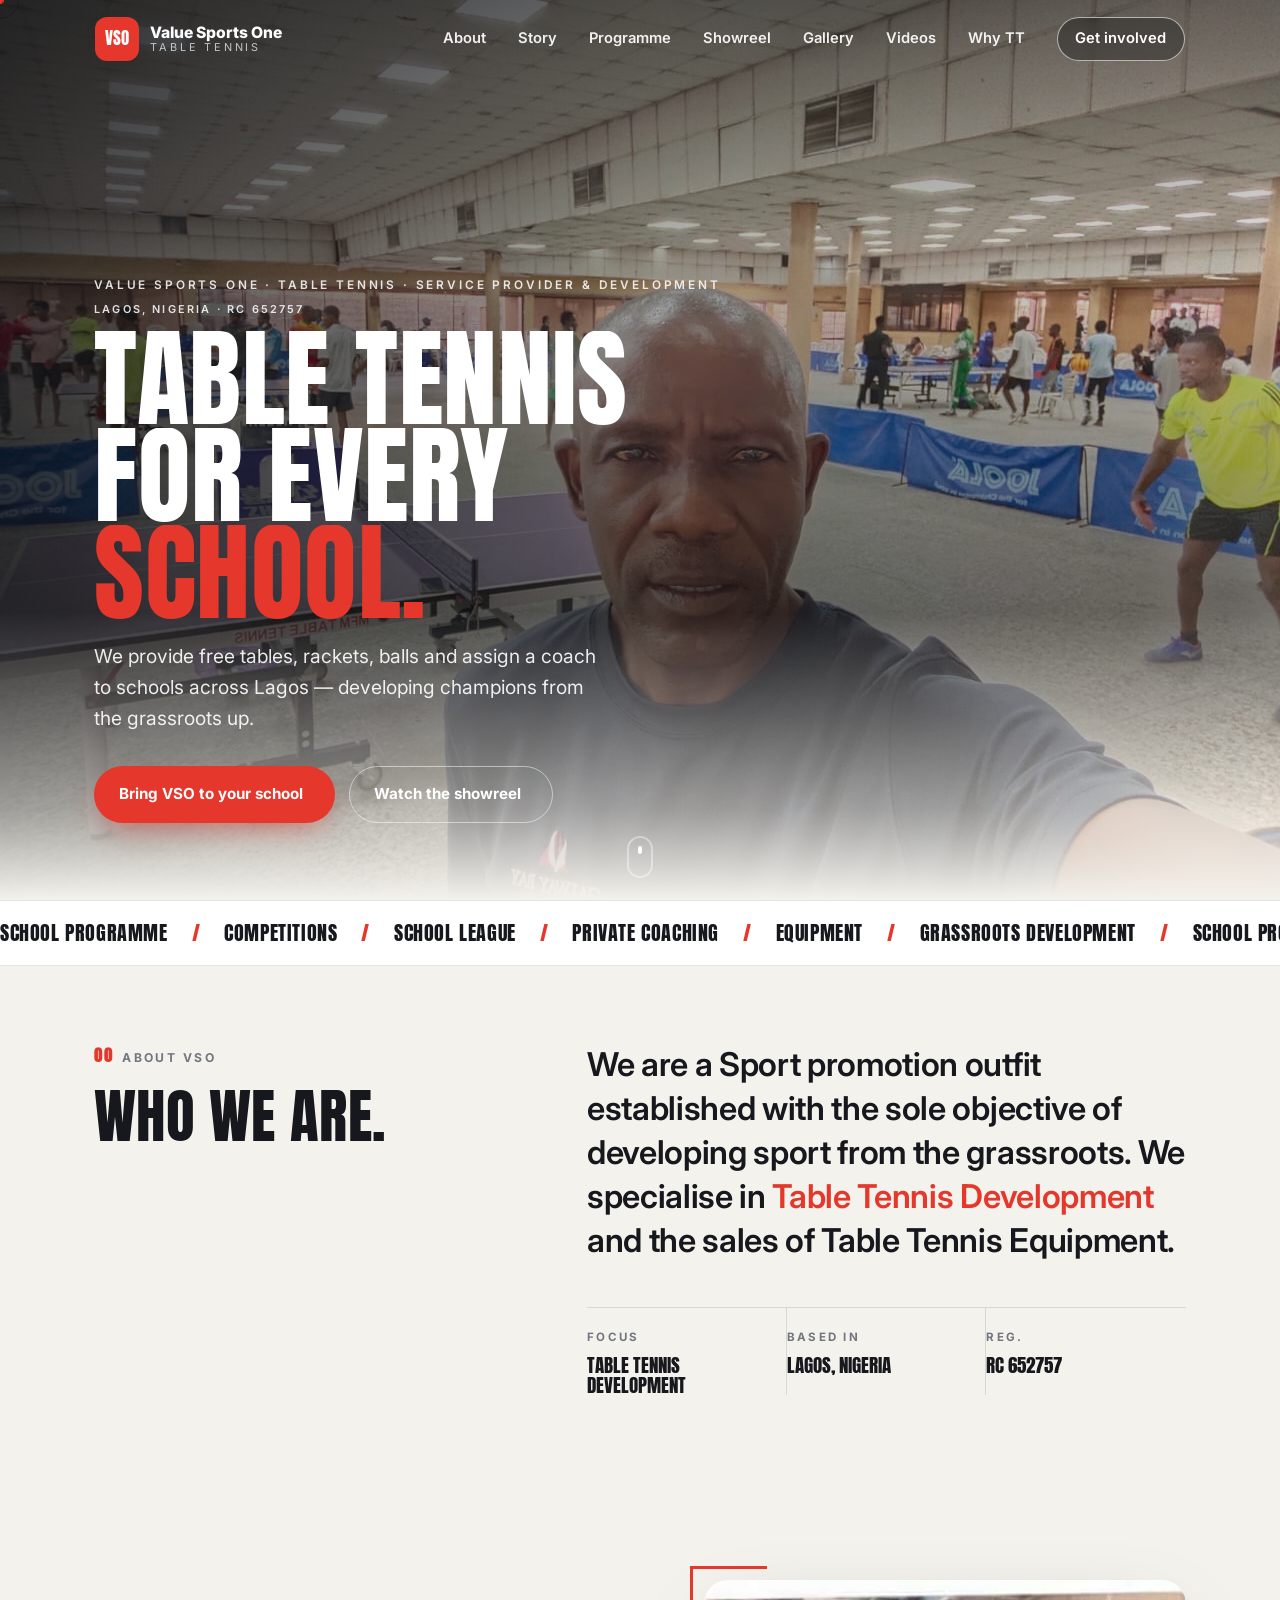
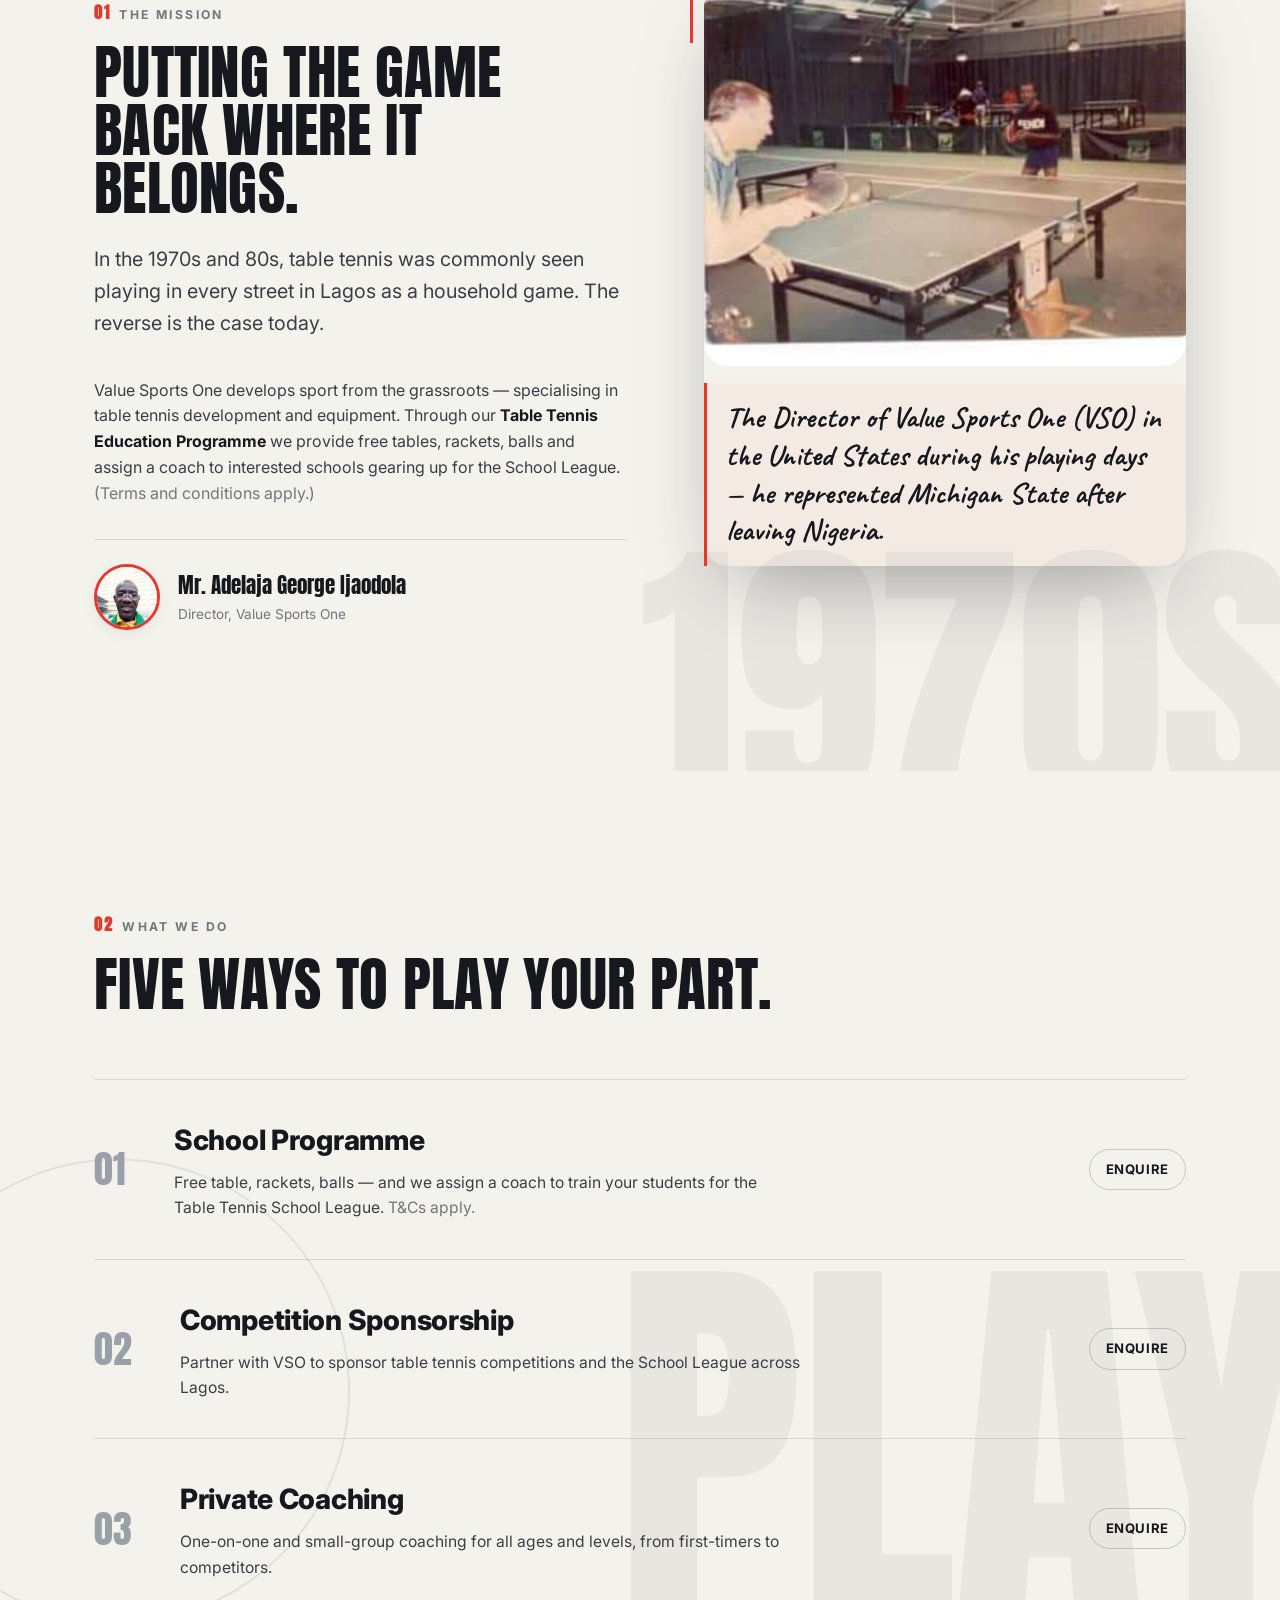
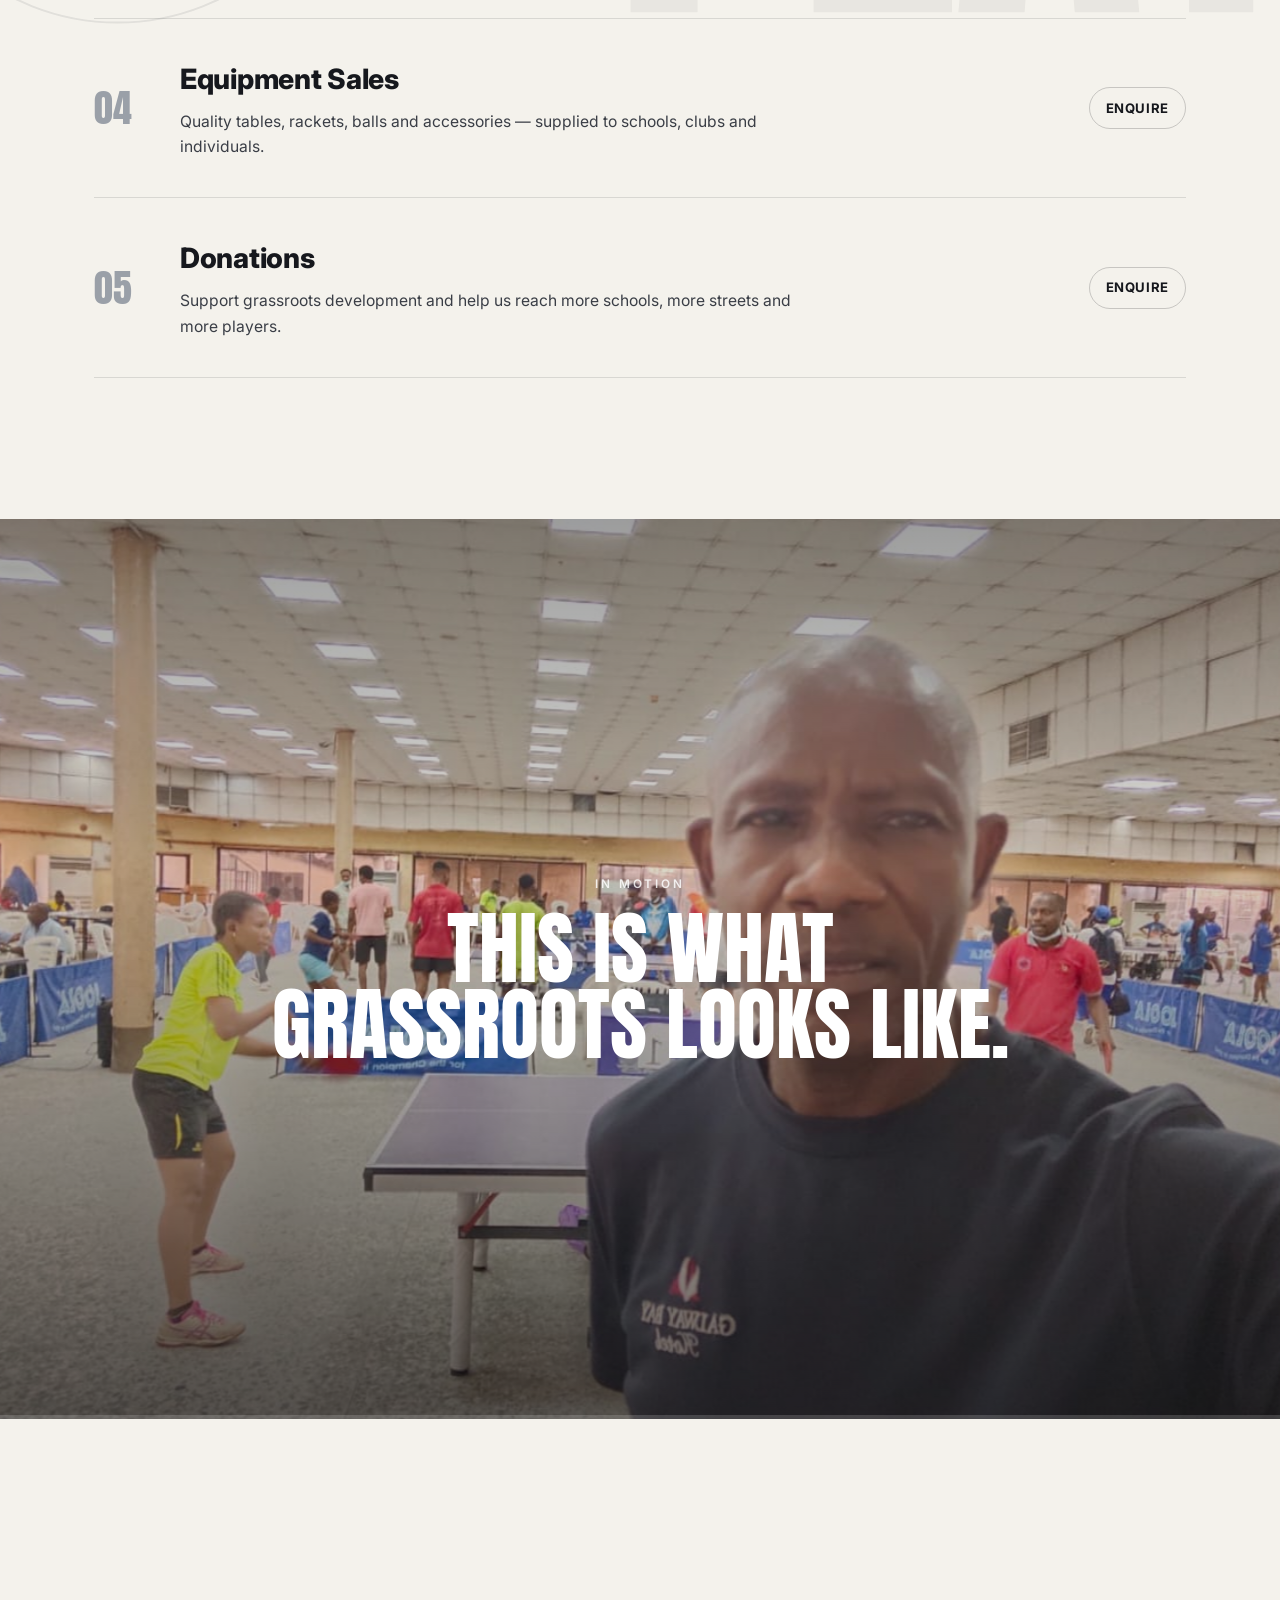
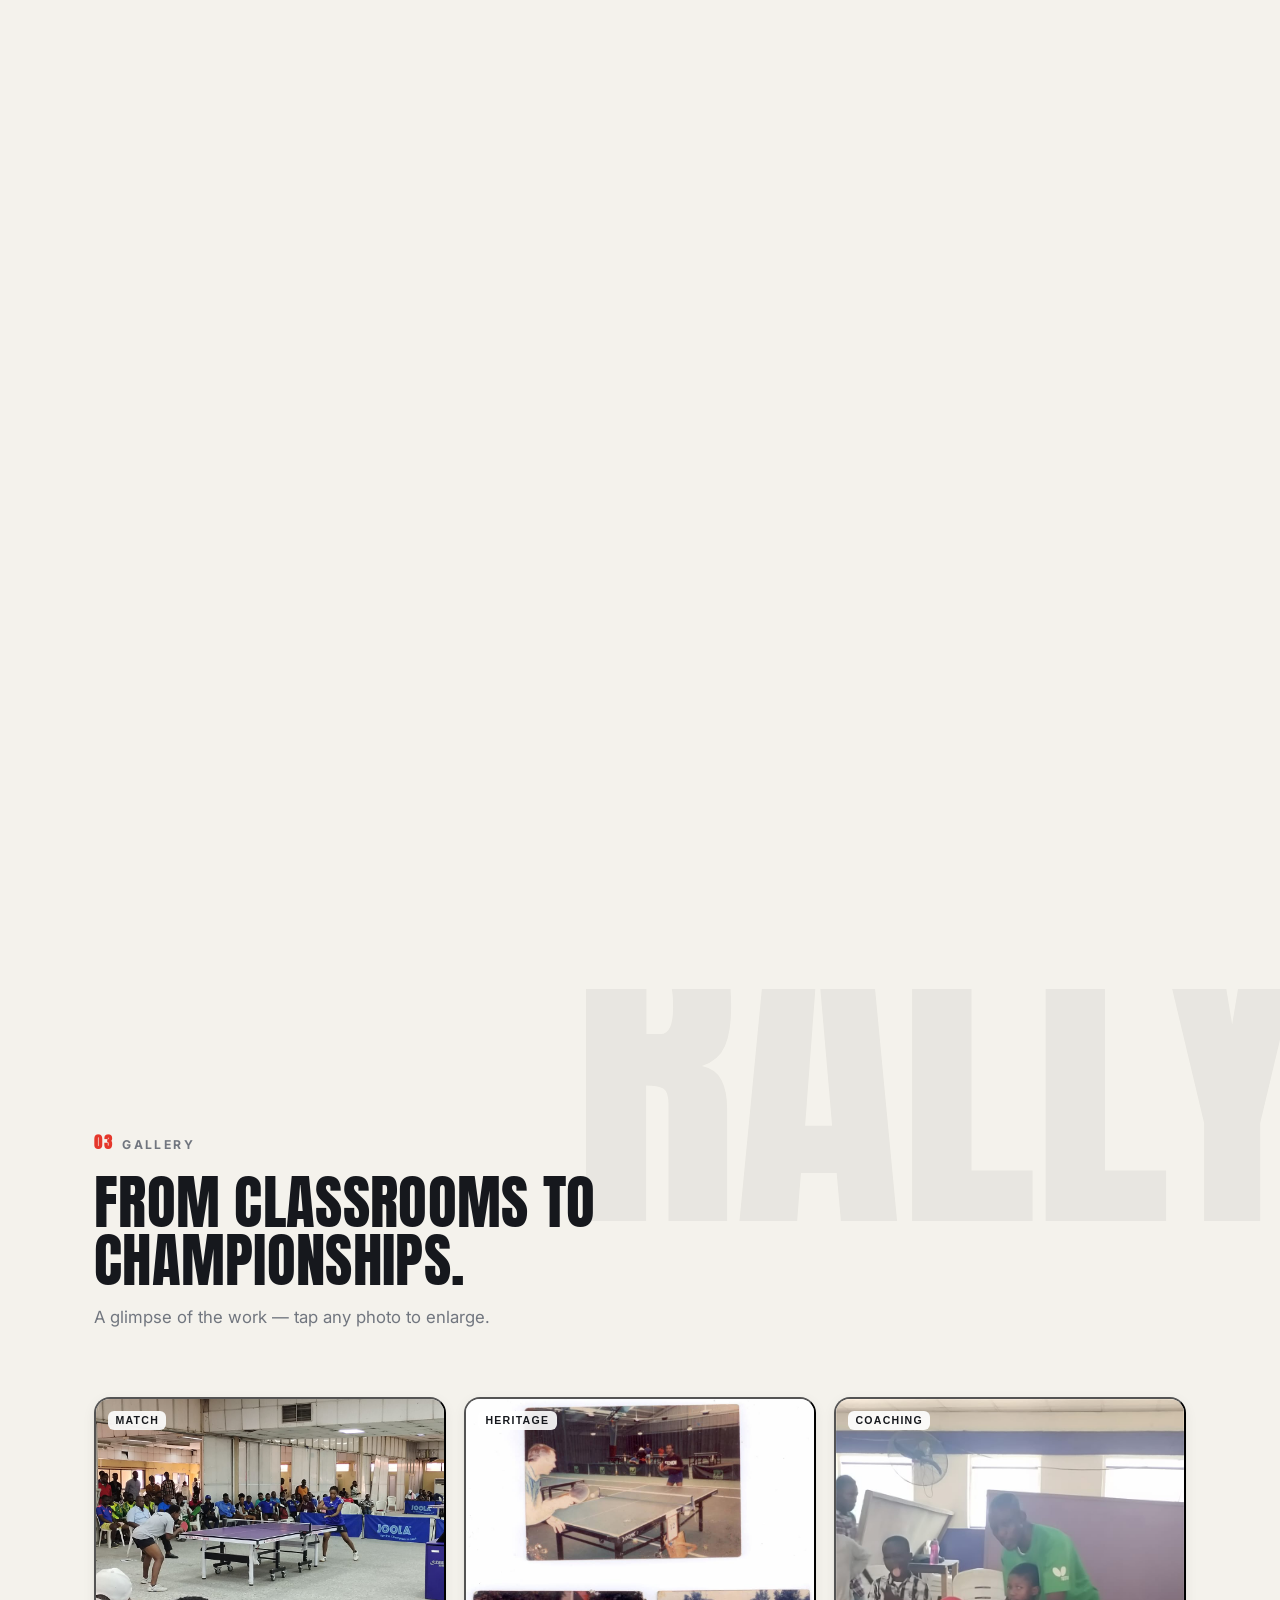
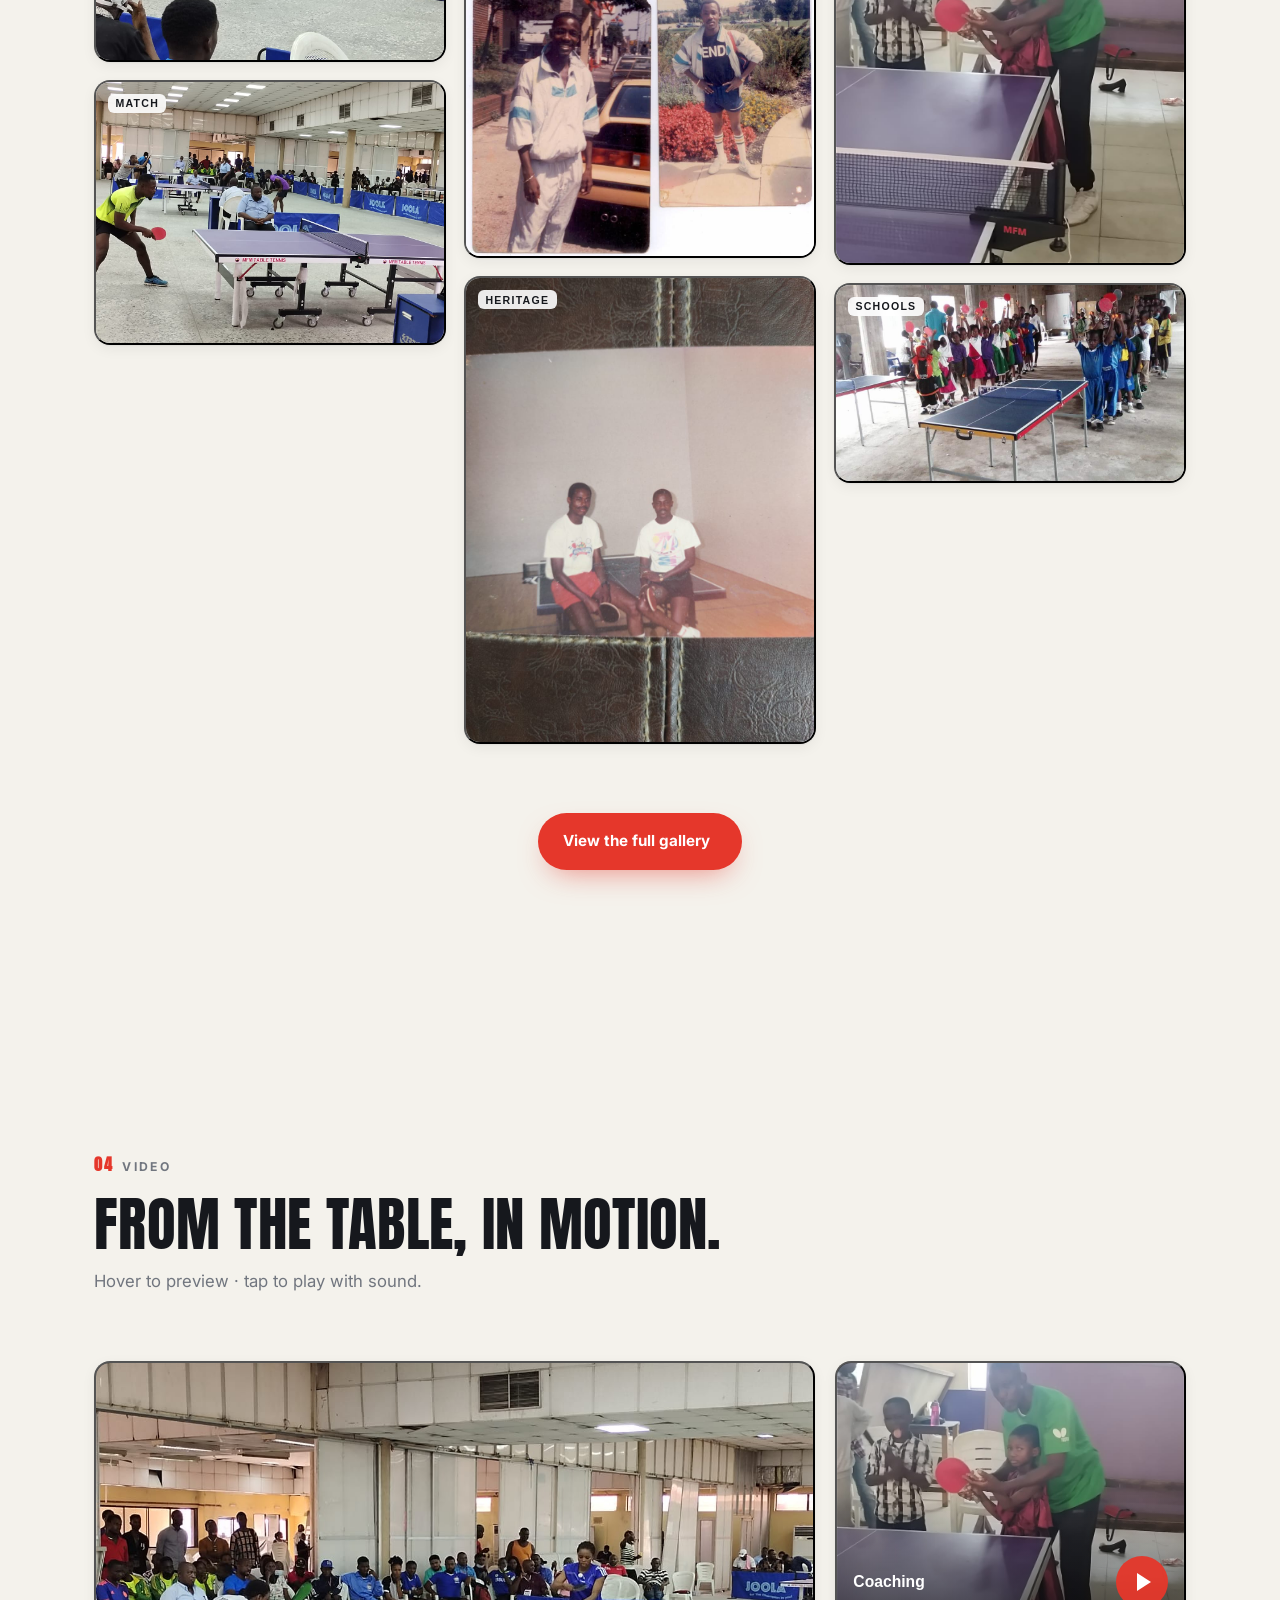
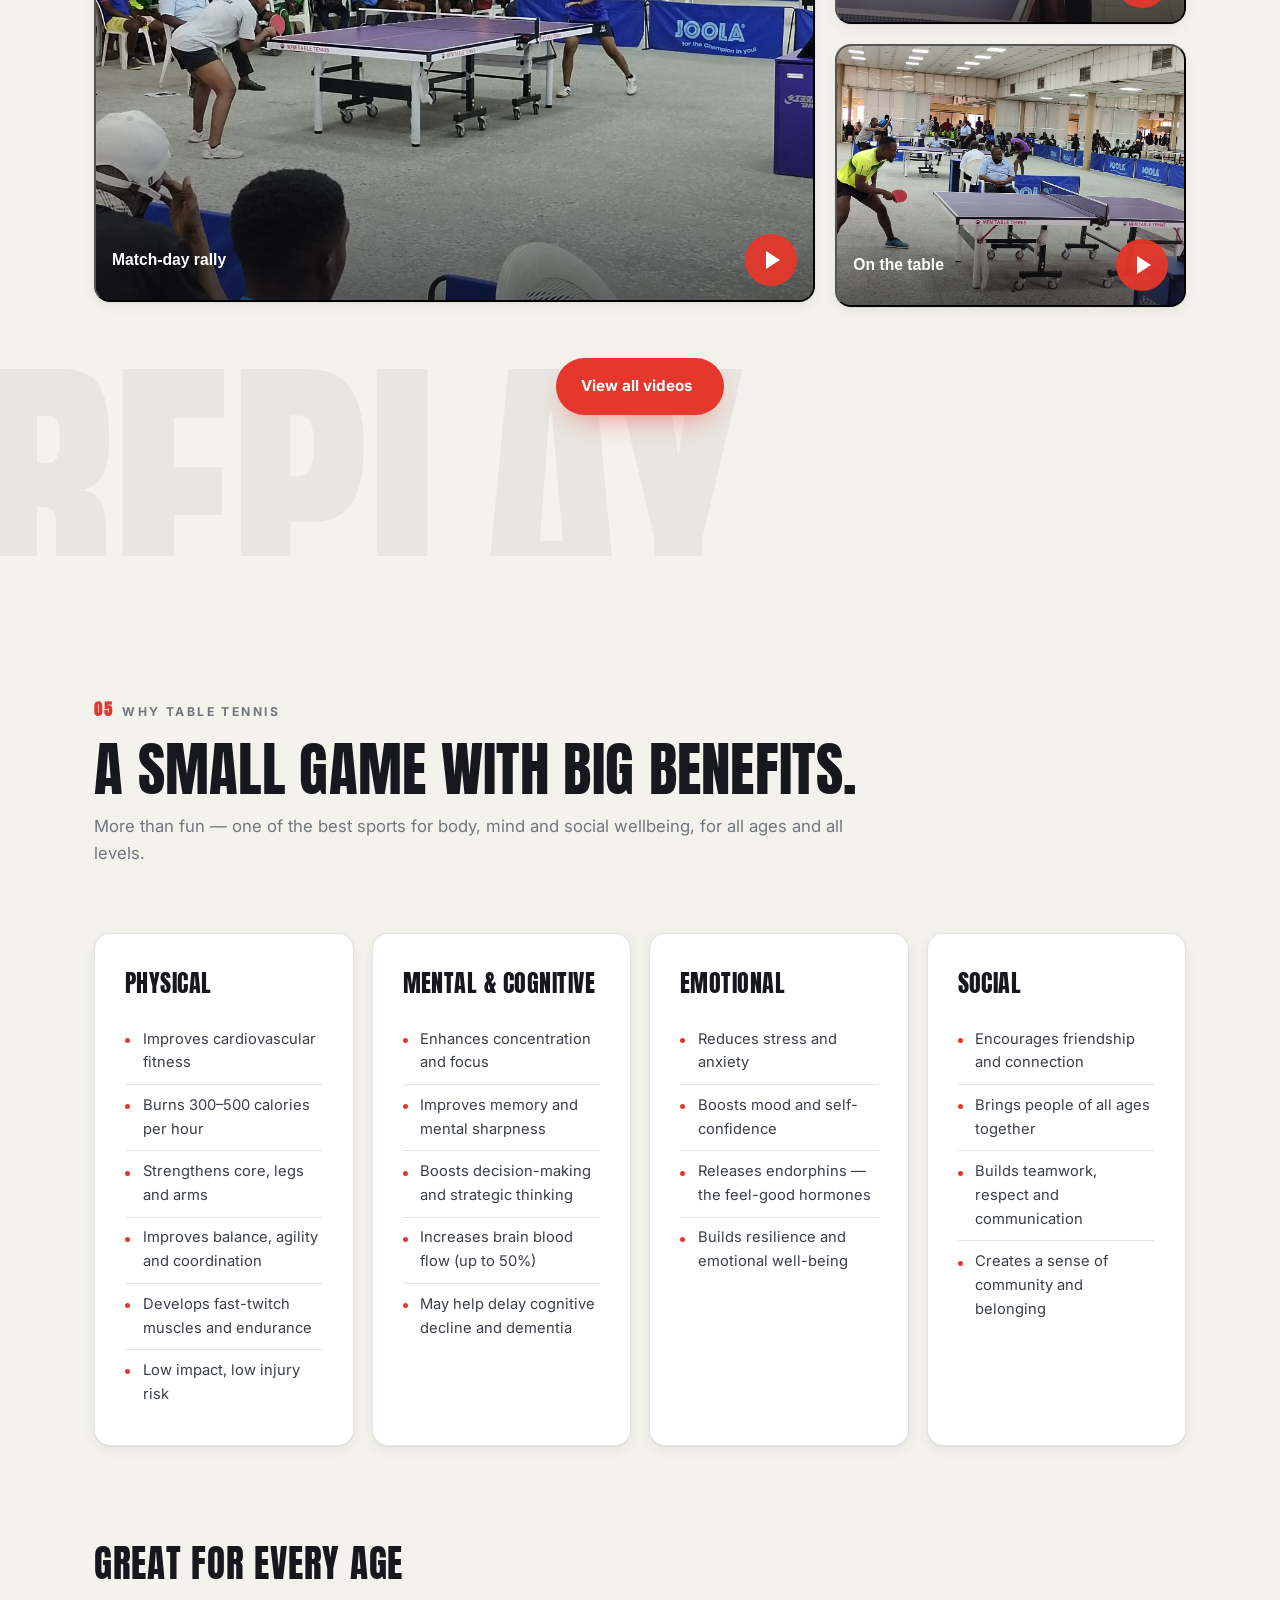
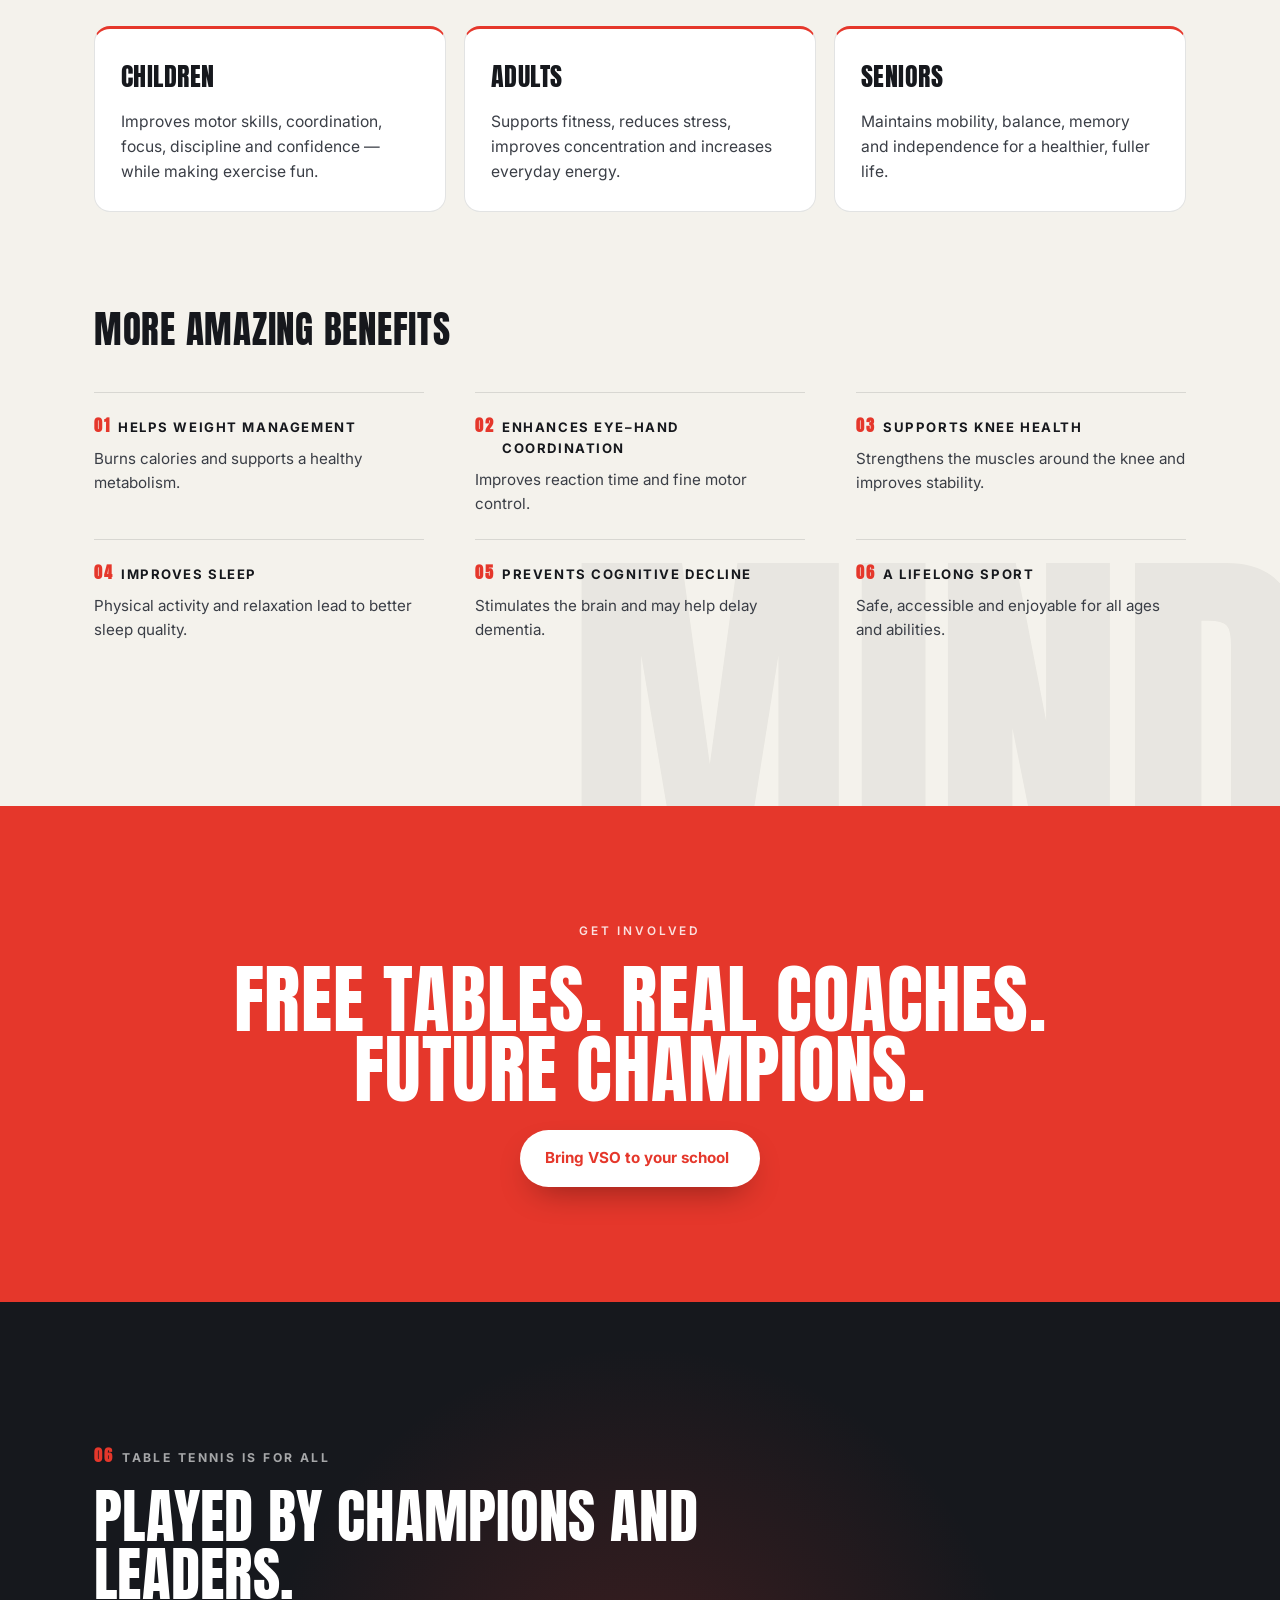
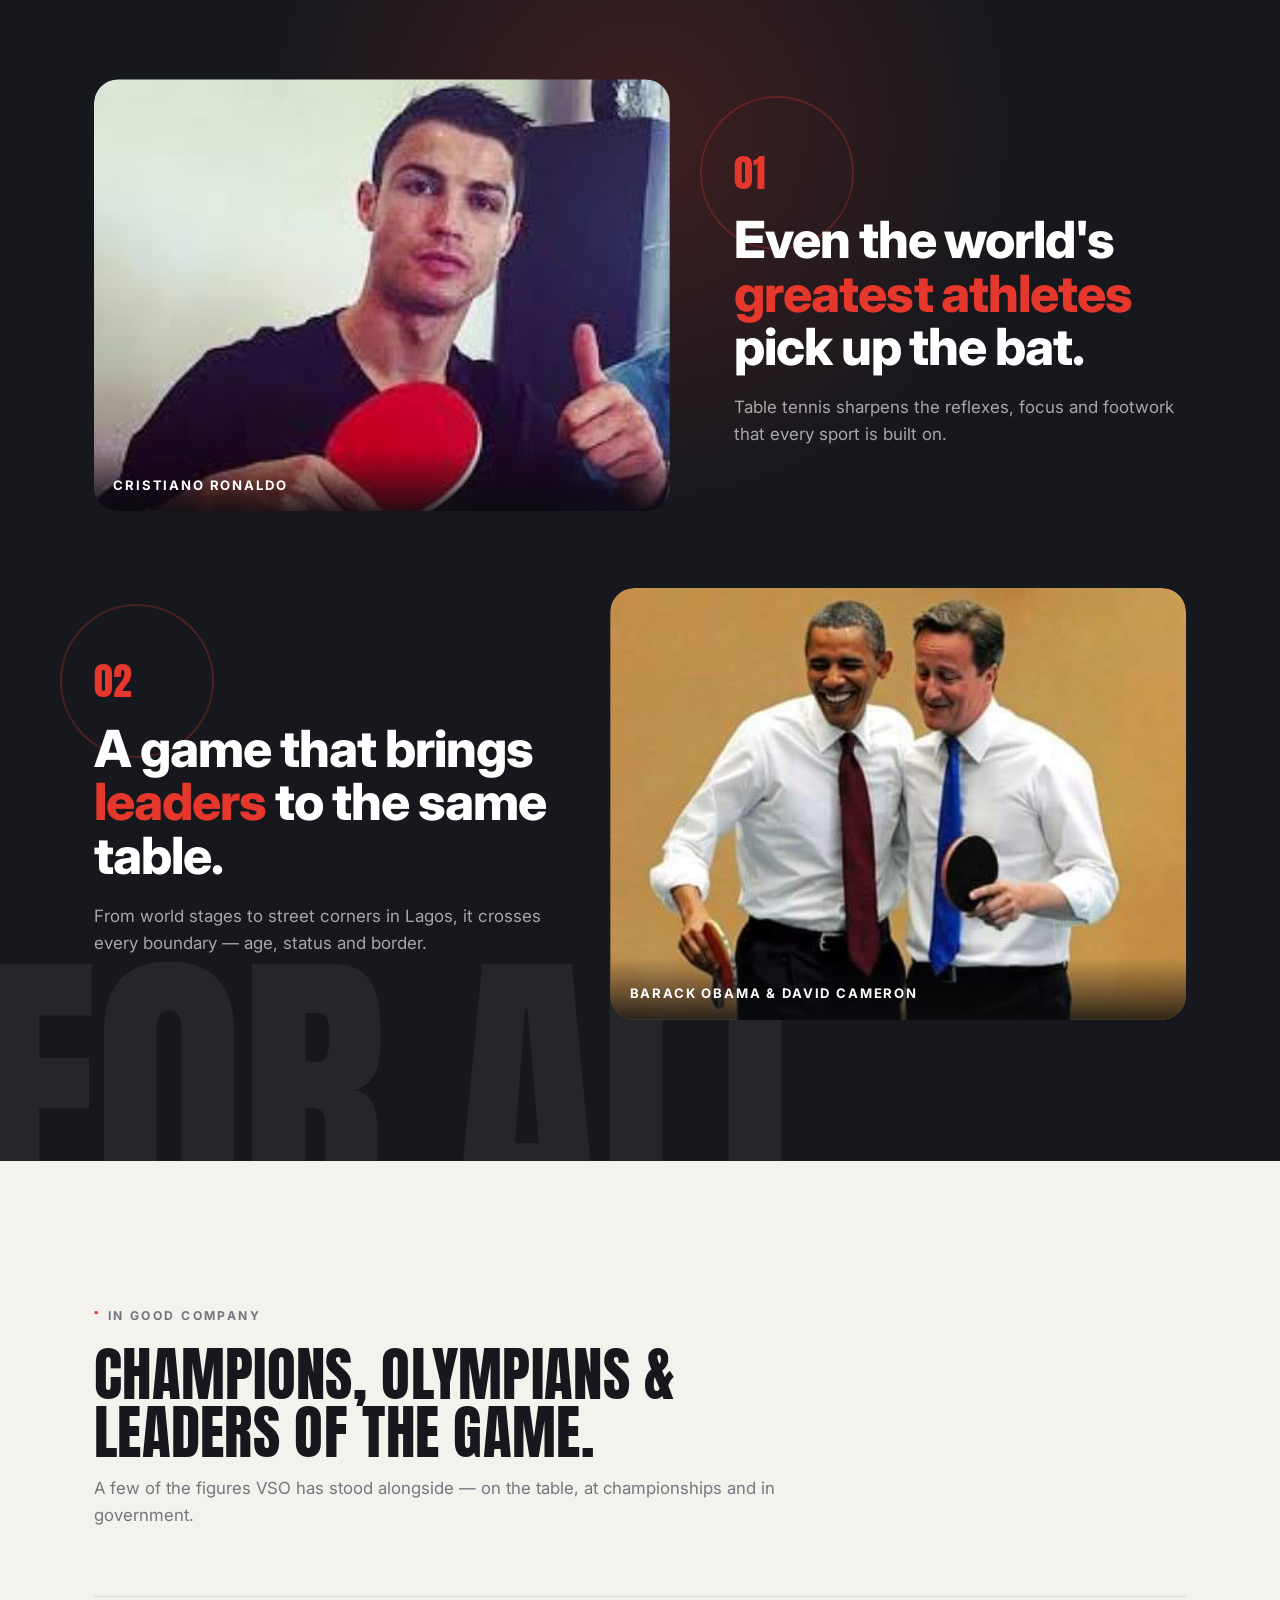
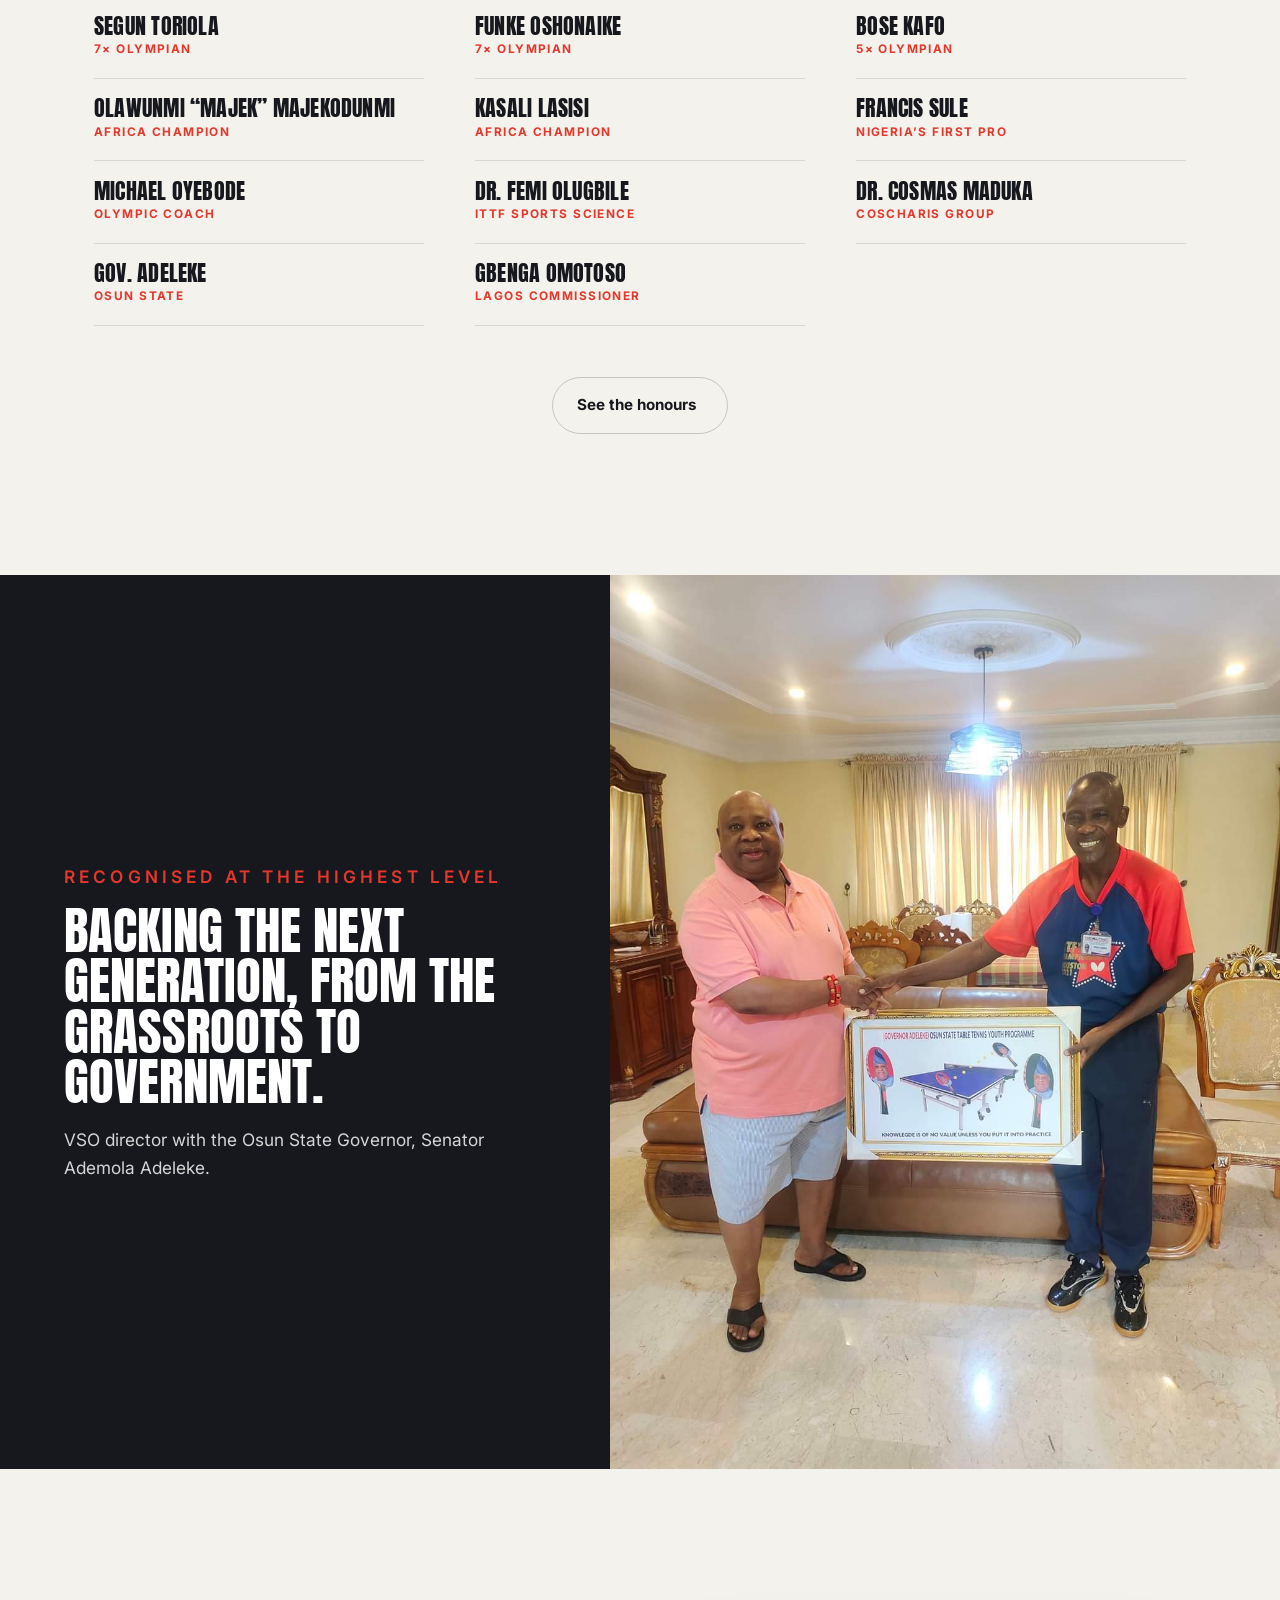
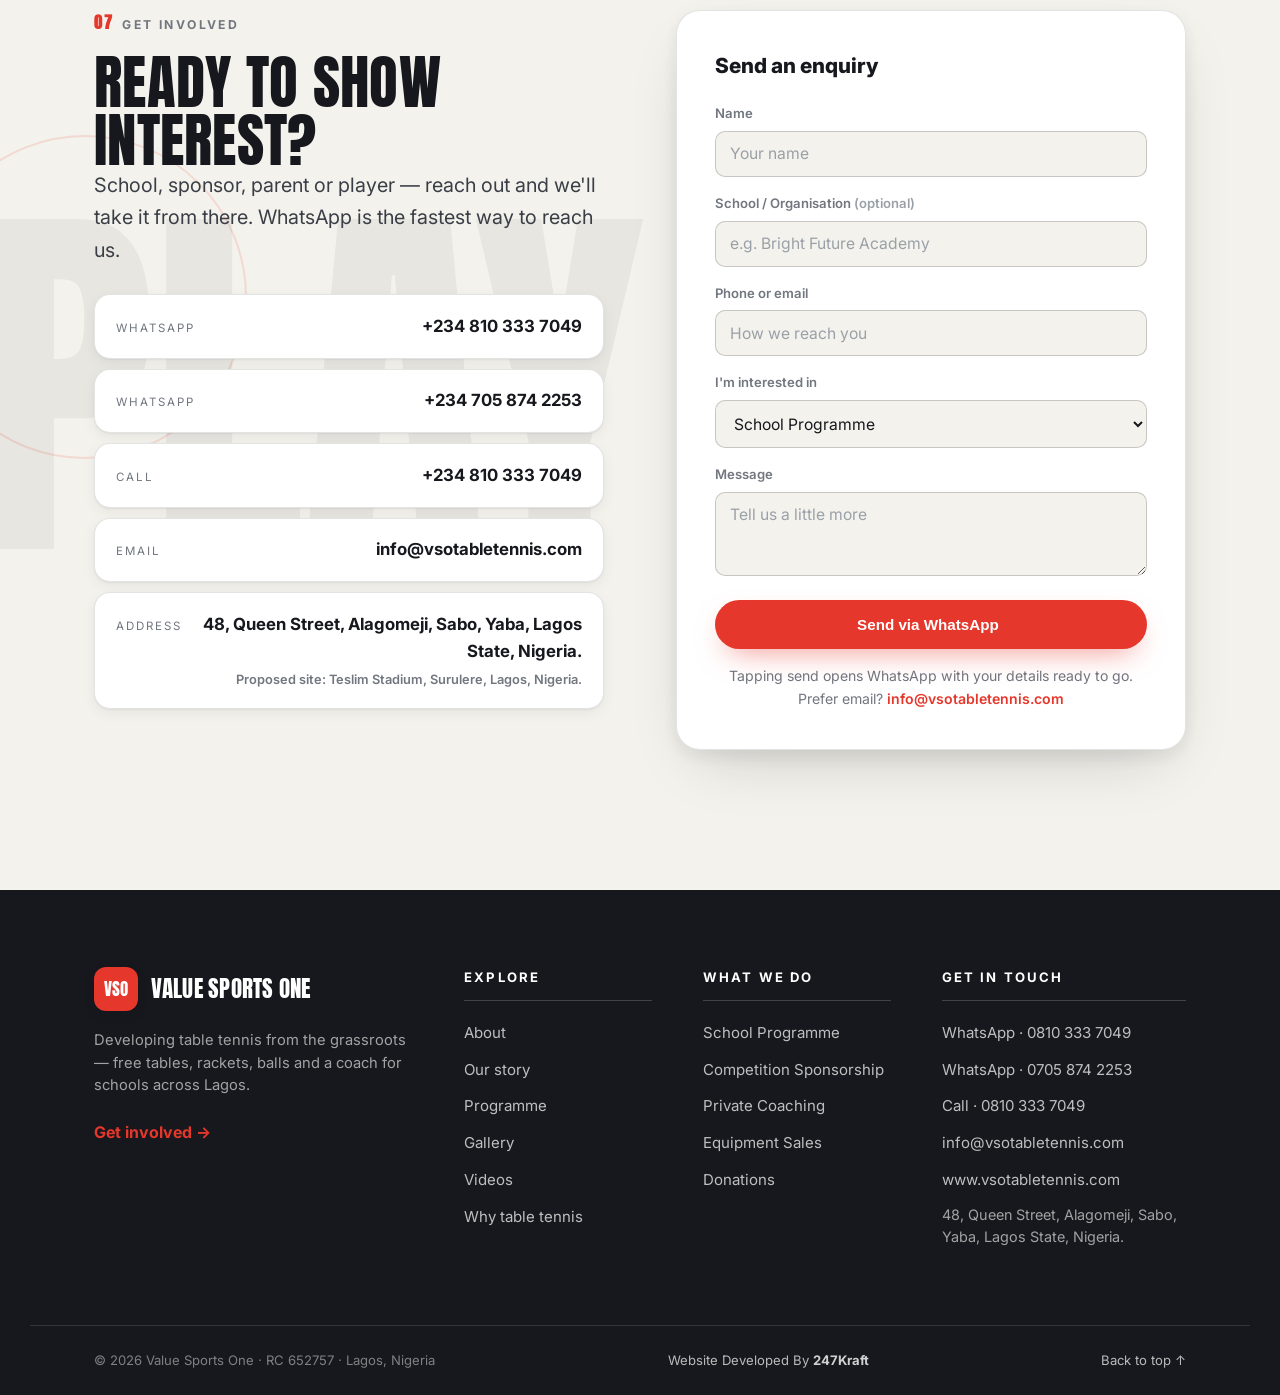
<file: index.html>
<!DOCTYPE html>
<html lang="en">
<head>
<meta charset="UTF-8" />
<meta name="viewport" content="width=device-width, initial-scale=1.0" />
<title>VSO Table Tennis — Value Sports One | Grassroots Table Tennis in Lagos</title>
<meta name="description" content="Value Sports One (VSO) develops table tennis from the grassroots in Lagos, Nigeria — free tables, rackets, balls and coaching for schools, plus competitions, private coaching and equipment sales." />
<link rel="canonical" href="https://www.vsotabletennis.com/" />
<meta property="og:site_name" content="Value Sports One (VSO) Table Tennis" />
<meta property="og:title" content="VSO Table Tennis — Value Sports One" />
<meta property="og:description" content="Developing table tennis from the grassroots in Lagos. Free tables, rackets, balls and a coach for interested schools." />
<meta property="og:type" content="website" />
<meta property="og:url" content="https://www.vsotabletennis.com/" />
<meta property="og:image" content="https://www.vsotabletennis.com/assets/img/action/womens-singles-rally.jpg" />
<meta property="og:image:alt" content="A player mid-rally at a VSO table tennis tournament in Lagos" />
<meta name="twitter:card" content="summary_large_image" />
<meta name="twitter:title" content="VSO Table Tennis — Value Sports One" />
<meta name="twitter:description" content="Developing table tennis from the grassroots in Lagos. Free tables, rackets, balls and a coach for interested schools." />
<meta name="twitter:image" content="https://www.vsotabletennis.com/assets/img/action/womens-singles-rally.jpg" />
<meta name="theme-color" content="#f4f2ee" />
<link rel="icon" href="favicon.svg" type="image/svg+xml" />
<script type="application/ld+json">
{
  "@context": "https://schema.org",
  "@type": "SportsOrganization",
  "name": "Value Sports One",
  "alternateName": "VSO Table Tennis",
  "url": "https://www.vsotabletennis.com/",
  "logo": "https://www.vsotabletennis.com/favicon.svg",
  "image": "https://www.vsotabletennis.com/assets/img/action/womens-singles-rally.jpg",
  "description": "Value Sports One (VSO) develops table tennis from the grassroots in Lagos, Nigeria — free tables, rackets, balls and coaching for schools, plus competitions, private coaching and equipment sales.",
  "sport": "Table tennis",
  "identifier": "RC 652757",
  "email": "info@vsotabletennis.com",
  "telephone": "+2348103337049",
  "areaServed": "Lagos, Nigeria",
  "address": {
    "@type": "PostalAddress",
    "streetAddress": "48 Queen Street, Alagomeji, Sabo, Yaba",
    "addressLocality": "Lagos",
    "addressRegion": "Lagos",
    "addressCountry": "NG"
  },
  "contactPoint": [
    { "@type": "ContactPoint", "telephone": "+2348103337049", "contactType": "enquiries" },
    { "@type": "ContactPoint", "telephone": "+2347058742253", "contactType": "enquiries" }
  ],
  "founder": { "@type": "Person", "name": "Adelaja George Ijaodola" }
}
</script>
<link rel="preconnect" href="https://fonts.googleapis.com" />
<link rel="preconnect" href="https://fonts.gstatic.com" crossorigin />
<link href="https://fonts.googleapis.com/css2?family=Anton&family=Caveat:wght@600;700&family=Inter:wght@400;500;600;700;800&display=swap" rel="stylesheet" />
<link rel="stylesheet" href="styles-light.css" />
</head>
<body class="theme-light">

<!-- ===== INTRO SPLASH (first open) ===== -->
<div class="intro" id="intro" role="presentation">
  <div class="intro-inner">
    <span class="brand-badge">VSO</span>
    <span class="intro-name">Value Sports One</span>
    <span class="intro-desc">Table Tennis · <b>Service Provider &amp; Development</b></span>
    <span class="intro-bar"></span>
  </div>
</div>

<!-- ===== HEADER ===== -->
<header class="site-header" id="top">
  <div class="wrap header-inner">
    <a class="brand" href="#top" aria-label="VSO Table Tennis home">
      <span class="brand-badge">VSO</span>
      <span class="brand-text">
        <span class="brand-name">Value Sports One</span>
        <span class="brand-sub">Table Tennis</span>
      </span>
    </a>
    <nav class="nav" id="nav" aria-label="Primary">
      <div class="nav-modal-head">
        <span class="nav-modal-title">Menu</span>
        <button class="nav-close" id="navClose" type="button" aria-label="Close menu"><span></span><span></span></button>
      </div>
      <a href="#about">About</a>
      <a href="#story">Story</a>
      <a href="#programme">Programme</a>
      <a href="#showreel">Showreel</a>
      <a href="gallery.html">Gallery</a>
      <a href="videos.html">Videos</a>
      <a href="#benefits">Why TT</a>
      <a href="#contact" class="nav-cta">Get involved</a>
    </nav>
    <div class="nav-backdrop" id="navBackdrop"></div>
    <button class="nav-toggle" id="navToggle" aria-label="Open menu" aria-expanded="false" aria-controls="nav">
      <span></span><span></span><span></span>
    </button>
  </div>
</header>

<main>

  <!-- ===== HERO (full-bleed, fades to paper) ===== -->
  <section class="hero" id="hero">
    <div class="hero-media">
      <img src="assets/img/portraits/coach-tournament-hall-2.jpg" alt="Coach Laja at a packed table tennis tournament hall in Lagos" />
      <div class="hero-fade"></div>
    </div>
    <div class="wrap hero-inner">
      <div class="hero-copy">
        <p class="eyebrow light" data-reveal>Value Sports One · Table Tennis · Service Provider &amp; Development</p>
        <p class="eyebrow light eyebrow-meta" data-reveal>Lagos, Nigeria · RC 652757</p>
        <h1 class="hero-title">
          <span class="line"><span class="w">Table</span> <span class="w">tennis</span></span>
          <span class="line"><span class="w">for</span> <span class="w">every</span></span>
          <span class="line"><span class="w accent">school.</span></span>
        </h1>
        <p class="hero-lead" data-reveal>
          We provide free tables, rackets, balls and assign a coach to schools across Lagos —
          developing champions from the grassroots up.
        </p>
        <div class="hero-actions" data-reveal>
          <a class="btn btn-primary" href="https://wa.me/2348103337049?text=Hello%20VSO%2C%20I%27d%20like%20to%20bring%20the%20Table%20Tennis%20School%20Programme%20to%20my%20school." target="_blank" rel="noopener">Bring VSO to your school</a>
          <a class="btn btn-ghost" href="#showreel">Watch the showreel</a>
        </div>
      </div>
    </div>
    <a class="hero-scroll" href="#story" aria-label="Scroll to story"><span></span></a>
  </section>

  <!-- ===== TICKER ===== -->
  <div class="ticker" aria-hidden="true">
    <div class="ticker-row">
      <span>School Programme</span><i>/</i><span>Competitions</span><i>/</i><span>School League</span><i>/</i>
      <span>Private Coaching</span><i>/</i><span>Equipment</span><i>/</i><span>Grassroots Development</span><i>/</i>
      <span>School Programme</span><i>/</i><span>Competitions</span><i>/</i><span>School League</span><i>/</i>
      <span>Private Coaching</span><i>/</i><span>Equipment</span><i>/</i><span>Grassroots Development</span><i>/</i>
    </div>
  </div>

  <!-- ===== ABOUT US ===== -->
  <section class="section about" id="about">
    <div class="wrap about-grid">
      <div class="about-head" data-reveal>
        <p class="kicker"><span>00</span> About VSO</p>
        <h2 class="section-title">Who we are.</h2>
      </div>
      <div class="about-body">
        <p class="about-statement" data-reveal>We are a Sport promotion outfit established with the sole objective of developing sport from the grassroots. We specialise in <em>Table Tennis Development</em> and the sales of Table Tennis Equipment.</p>
        <dl class="about-facts" data-reveal>
          <div class="fact"><dt>Focus</dt><dd>Table Tennis Development</dd></div>
          <div class="fact"><dt>Based in</dt><dd>Lagos, Nigeria</dd></div>
          <div class="fact"><dt>Reg.</dt><dd>RC 652757</dd></div>
        </dl>
      </div>
    </div>
  </section>

  <!-- ===== STORY ===== -->
  <section class="section story" id="story">
    <div class="wrap story-grid">
      <div class="story-copy">
        <p class="kicker" data-reveal><span>01</span> The mission</p>
        <h2 class="section-title" data-reveal>Putting the game back where it belongs.</h2>
        <p class="lead" data-reveal>
          In the 1970s and 80s, table tennis was commonly seen playing in every street in Lagos as a
          household game. The reverse is the case today.
        </p>
        <p data-reveal>
          Value Sports One develops sport from the grassroots — specialising in table tennis development
          and equipment. Through our <strong>Table Tennis Education Programme</strong> we provide free
          tables, rackets, balls and assign a coach to interested schools gearing up for the School
          League. <em>(Terms and conditions apply.)</em>
        </p>
        <div class="signature" data-reveal>
          <img class="sig-photo" src="assets/img/portraits/coach-headshot.jpg" alt="Coach Laja, Director of Value Sports One" loading="lazy" />
          <span class="sig-text">
            <span class="sig-name">Mr. Adelaja George Ijaodola</span>
            <span class="sig-role">Director, Value Sports One</span>
          </span>
        </div>
      </div>
      <figure class="story-figure" data-reveal>
        <img src="assets/img/action/vintage-doubles-match.jpg" alt="The Director of VSO playing table tennis in the United States during his playing days" loading="lazy" />
        <figcaption class="story-cap">The Director of Value Sports One (VSO) in the United States during his playing days — he represented Michigan State after leaving Nigeria.</figcaption>
      </figure>
    </div>
  </section>

  <!-- ===== PROGRAMME ===== -->
  <section class="section programme" id="programme">
    <div class="wrap">
      <header class="section-head" data-reveal>
        <p class="kicker"><span>02</span> What we do</p>
        <h2 class="section-title">Five ways to play your part.</h2>
      </header>
      <ol class="services">
        <li class="service" data-reveal><span class="service-num">01</span>
          <div class="service-body"><h3>School Programme</h3><p>Free table, rackets, balls — and we assign a coach to train your students for the Table Tennis School League. <em>T&amp;Cs apply.</em></p></div>
          <a class="service-link" href="https://wa.me/2348103337049?text=Hello%20VSO%2C%20I%27m%20interested%20in%20the%20School%20Programme." target="_blank" rel="noopener">Enquire</a></li>
        <li class="service" data-reveal><span class="service-num">02</span>
          <div class="service-body"><h3>Competition Sponsorship</h3><p>Partner with VSO to sponsor table tennis competitions and the School League across Lagos.</p></div>
          <a class="service-link" href="https://wa.me/2348103337049?text=Hello%20VSO%2C%20I%27d%20like%20to%20sponsor%20a%20competition." target="_blank" rel="noopener">Enquire</a></li>
        <li class="service" data-reveal><span class="service-num">03</span>
          <div class="service-body"><h3>Private Coaching</h3><p>One-on-one and small-group coaching for all ages and levels, from first-timers to competitors.</p></div>
          <a class="service-link" href="https://wa.me/2348103337049?text=Hello%20VSO%2C%20I%27d%20like%20private%20coaching." target="_blank" rel="noopener">Enquire</a></li>
        <li class="service" data-reveal><span class="service-num">04</span>
          <div class="service-body"><h3>Equipment Sales</h3><p>Quality tables, rackets, balls and accessories — supplied to schools, clubs and individuals.</p></div>
          <a class="service-link" href="https://wa.me/2348103337049?text=Hello%20VSO%2C%20I%27d%20like%20to%20buy%20table%20tennis%20equipment." target="_blank" rel="noopener">Enquire</a></li>
        <li class="service" data-reveal><span class="service-num">05</span>
          <div class="service-body"><h3>Donations</h3><p>Support grassroots development and help us reach more schools, more streets and more players.</p></div>
          <a class="service-link" href="https://wa.me/2348103337049?text=Hello%20VSO%2C%20I%27d%20like%20to%20make%20a%20donation." target="_blank" rel="noopener">Enquire</a></li>
      </ol>
    </div>
  </section>

  <!-- ===== SHOWREEL (parallax sticky video) ===== -->
  <section class="showreel" id="showreel">
    <div class="showreel-track">
      <div class="showreel-sticky">
        <div class="showreel-video" id="showreelVideo">
          <video id="reel" muted loop playsinline preload="metadata"
                 poster="assets/img/portraits/coach-tournament-hall.jpg">
            <source src="assets/video/vso-clip-05.mp4" type="video/mp4" />
          </video>
          <div class="showreel-scrim"></div>
        </div>
        <div class="showreel-overlay">
          <p class="eyebrow light">In motion</p>
          <h2 class="showreel-title" id="reelTitle">This is what<br>grassroots looks like.</h2>
        </div>
        <div class="showreel-progress"><span id="reelProgress"></span></div>
      </div>
    </div>
  </section>

  <!-- ===== GALLERY (photos) ===== -->
  <section class="section gallery is-preview" id="gallery">
    <div class="wrap">
      <header class="section-head" data-reveal>
        <p class="kicker"><span>03</span> Gallery</p>
        <h2 class="section-title">From classrooms to championships.</h2>
        <p class="section-intro">A glimpse of the work — tap any photo to enlarge.</p>
      </header>
      <div class="masonry" id="masonry" data-preview="6"><!-- built by light.js --></div>
      <div class="section-more" data-reveal>
        <a class="btn btn-primary" href="gallery.html">View the full gallery</a>
      </div>
    </div>
  </section>

  <!-- ===== VIDEOS ===== -->
  <section class="section videos is-preview" id="videos">
    <div class="wrap">
      <header class="section-head" data-reveal>
        <p class="kicker"><span>04</span> Video</p>
        <h2 class="section-title">From the table, in motion.</h2>
        <p class="section-intro">Hover to preview · tap to play with sound.</p>
      </header>
      <div class="video-grid" id="videoGrid" data-preview="3"><!-- built by light.js --></div>
      <div class="section-more" data-reveal>
        <a class="btn btn-primary" href="videos.html">View all videos</a>
      </div>
    </div>
  </section>

  <!-- ===== WHY TABLE TENNIS ===== -->
  <section class="section benefits" id="benefits">
    <div class="wrap">
      <header class="section-head" data-reveal>
        <p class="kicker"><span>05</span> Why table tennis</p>
        <h2 class="section-title">A small game with big benefits.</h2>
        <p class="section-intro">More than fun — one of the best sports for body, mind and social wellbeing, for all ages and all levels.</p>
      </header>
      <div class="benefit-grid">
        <article class="benefit" data-reveal>
          <h3>Physical</h3>
          <ul>
            <li>Improves cardiovascular fitness</li>
            <li>Burns 300–500 calories per hour</li>
            <li>Strengthens core, legs and arms</li>
            <li>Improves balance, agility and coordination</li>
            <li>Develops fast-twitch muscles and endurance</li>
            <li>Low impact, low injury risk</li>
          </ul>
        </article>
        <article class="benefit" data-reveal>
          <h3>Mental &amp; cognitive</h3>
          <ul>
            <li>Enhances concentration and focus</li>
            <li>Improves memory and mental sharpness</li>
            <li>Boosts decision-making and strategic thinking</li>
            <li>Increases brain blood flow (up to 50%)</li>
            <li>May help delay cognitive decline and dementia</li>
          </ul>
        </article>
        <article class="benefit" data-reveal>
          <h3>Emotional</h3>
          <ul>
            <li>Reduces stress and anxiety</li>
            <li>Boosts mood and self-confidence</li>
            <li>Releases endorphins — the feel-good hormones</li>
            <li>Builds resilience and emotional well-being</li>
          </ul>
        </article>
        <article class="benefit" data-reveal>
          <h3>Social</h3>
          <ul>
            <li>Encourages friendship and connection</li>
            <li>Brings people of all ages together</li>
            <li>Builds teamwork, respect and communication</li>
            <li>Creates a sense of community and belonging</li>
          </ul>
        </article>
      </div>

      <div class="benefits-sub" data-reveal>
        <h3 class="benefits-subhead">Great for every age</h3>
        <div class="age-grid">
          <article class="age-card">
            <h3>Children</h3>
            <p>Improves motor skills, coordination, focus, discipline and confidence — while making exercise fun.</p>
          </article>
          <article class="age-card">
            <h3>Adults</h3>
            <p>Supports fitness, reduces stress, improves concentration and increases everyday energy.</p>
          </article>
          <article class="age-card">
            <h3>Seniors</h3>
            <p>Maintains mobility, balance, memory and independence for a healthier, fuller life.</p>
          </article>
        </div>
      </div>

      <div class="benefits-sub" data-reveal>
        <h3 class="benefits-subhead">More amazing benefits</h3>
        <div class="more-grid">
          <div class="more-item"><h4><i>01</i> Helps weight management</h4><p>Burns calories and supports a healthy metabolism.</p></div>
          <div class="more-item"><h4><i>02</i> Enhances eye–hand coordination</h4><p>Improves reaction time and fine motor control.</p></div>
          <div class="more-item"><h4><i>03</i> Supports knee health</h4><p>Strengthens the muscles around the knee and improves stability.</p></div>
          <div class="more-item"><h4><i>04</i> Improves sleep</h4><p>Physical activity and relaxation lead to better sleep quality.</p></div>
          <div class="more-item"><h4><i>05</i> Prevents cognitive decline</h4><p>Stimulates the brain and may help delay dementia.</p></div>
          <div class="more-item"><h4><i>06</i> A lifelong sport</h4><p>Safe, accessible and enjoyable for all ages and abilities.</p></div>
        </div>
      </div>
    </div>
  </section>

  <!-- ===== BRAND BAND ===== -->
  <section class="band" id="join">
    <div class="wrap band-inner">
      <p class="eyebrow light" data-reveal>Get involved</p>
      <h2 class="band-title" data-reveal>Free tables. Real coaches.<br>Future champions.</h2>
      <a class="btn btn-on-brand" data-reveal href="https://wa.me/2348103337049?text=Hello%20VSO%2C%20I%27d%20like%20to%20get%20involved%20with%20VSO%20Table%20Tennis." target="_blank" rel="noopener">Bring VSO to your school</a>
    </div>
  </section>

  <!-- ===== CHAMPIONS (dark interlude) ===== -->
  <section class="section champions" id="champions">
    <div class="wrap">
      <header class="section-head" data-reveal>
        <p class="kicker"><span>06</span> Table tennis is for all</p>
        <h2 class="section-title">Played by champions and leaders.</h2>
      </header>
      <div class="champ-feature">
        <figure class="champ-shot face">
          <img src="assets/img/social-proof/ronaldo-paddle.jpg" alt="Cristiano Ronaldo holding a table tennis racket" loading="lazy" />
          <figcaption class="champ-cap">Cristiano Ronaldo</figcaption>
        </figure>
        <div class="champ-said">
          <span class="champ-index">01</span>
          <p class="champ-big">Even the world's <em>greatest athletes</em> pick up the bat.</p>
          <p class="champ-sub">Table tennis sharpens the reflexes, focus and footwork that every sport is built on.</p>
        </div>
      </div>

      <div class="champ-feature reverse">
        <figure class="champ-shot">
          <img src="assets/img/social-proof/obama-cameron-table-tennis.jpg" alt="Barack Obama and David Cameron playing table tennis" loading="lazy" />
          <figcaption class="champ-cap">Barack Obama &amp; David Cameron</figcaption>
        </figure>
        <div class="champ-said">
          <span class="champ-index">02</span>
          <p class="champ-big">A game that brings <em>leaders</em> to the same table.</p>
          <p class="champ-sub">From world stages to street corners in Lagos, it crosses every boundary — age, status and border.</p>
        </div>
      </div>
    </div>
  </section>

  <!-- ===== RECOGNITION / TRUST STRIP ===== -->
  <section class="section creds" id="recognition">
    <div class="wrap">
      <header class="section-head" data-reveal>
        <p class="kicker"><span>·</span> In good company</p>
        <h2 class="section-title">Champions, Olympians &amp; leaders of the game.</h2>
        <p class="section-intro">A few of the figures VSO has stood alongside — on the table, at championships and in government.</p>
      </header>
      <ul class="cred-list" data-reveal>
        <li class="cred-item"><span class="nm">Segun Toriola</span><span class="rl">7× Olympian</span></li>
        <li class="cred-item"><span class="nm">Funke Oshonaike</span><span class="rl">7× Olympian</span></li>
        <li class="cred-item"><span class="nm">Bose Kafo</span><span class="rl">5× Olympian</span></li>
        <li class="cred-item"><span class="nm">Olawunmi “Majek” Majekodunmi</span><span class="rl">Africa Champion</span></li>
        <li class="cred-item"><span class="nm">Kasali Lasisi</span><span class="rl">Africa Champion</span></li>
        <li class="cred-item"><span class="nm">Francis Sule</span><span class="rl">Nigeria’s first pro</span></li>
        <li class="cred-item"><span class="nm">Michael Oyebode</span><span class="rl">Olympic coach</span></li>
        <li class="cred-item"><span class="nm">Dr. Femi Olugbile</span><span class="rl">ITTF Sports Science</span></li>
        <li class="cred-item"><span class="nm">Dr. Cosmas Maduka</span><span class="rl">Coscharis Group</span></li>
        <li class="cred-item"><span class="nm">Gov. Adeleke</span><span class="rl">Osun State</span></li>
        <li class="cred-item"><span class="nm">Gbenga Omotoso</span><span class="rl">Lagos Commissioner</span></li>
      </ul>
      <div class="section-more" data-reveal>
        <a class="btn btn-ghost" href="gallery.html">See the honours</a>
      </div>
    </div>
  </section>

  <!-- ===== ENDORSEMENT BAND (split panel) ===== -->
  <section class="endorse" id="endorsement">
    <div class="endorse-copy" data-reveal>
      <p class="eyebrow">Recognised at the highest level</p>
      <h2>Backing the next generation, from the grassroots to government.</h2>
      <p>VSO director with the Osun State Governor, Senator Ademola Adeleke.</p>
    </div>
    <figure class="endorse-media">
      <img src="assets/img/endorsements/governor-adeleke-handover-hires.jpg" alt="VSO Director presenting a framed Osun State Table Tennis Youth Programme plaque to Governor Adeleke" loading="lazy" />
    </figure>
  </section>

  <!-- ===== CONTACT ===== -->
  <section class="section contact" id="contact">
    <div class="wrap contact-grid">
      <div class="contact-copy" data-reveal>
        <p class="kicker"><span>07</span> Get involved</p>
        <h2 class="section-title">Ready to show interest?</h2>
        <p class="lead">School, sponsor, parent or player — reach out and we'll take it from there. WhatsApp is the fastest way to reach us.</p>
        <div class="contact-methods">
          <a class="contact-row" href="https://wa.me/2348103337049" target="_blank" rel="noopener"><span class="contact-label">WhatsApp</span><span class="contact-value">+234 810 333 7049</span></a>
          <a class="contact-row" href="https://wa.me/2347058742253" target="_blank" rel="noopener"><span class="contact-label">WhatsApp</span><span class="contact-value">+234 705 874 2253</span></a>
          <a class="contact-row" href="tel:+2348103337049"><span class="contact-label">Call</span><span class="contact-value">+234 810 333 7049</span></a>
          <a class="contact-row" href="mailto:info@vsotabletennis.com"><span class="contact-label">Email</span><span class="contact-value">info@vsotabletennis.com</span></a>
          <a class="contact-row" href="https://www.google.com/maps/search/?api=1&amp;query=48+Queen+Street+Alagomeji+Sabo+Yaba+Lagos" target="_blank" rel="noopener"><span class="contact-label">Address</span><span class="contact-value">48, Queen Street, Alagomeji, Sabo, Yaba, Lagos State, Nigeria. <span class="contact-note">Proposed site: Teslim Stadium, Surulere, Lagos, Nigeria.</span></span></a>
        </div>
      </div>
      <form class="contact-form" data-reveal action="mailto:info@vsotabletennis.com" method="post" enctype="text/plain">
        <h3>Send an enquiry</h3>
        <label><span>Name</span><input type="text" name="name" required placeholder="Your name" /></label>
        <label><span>School / Organisation <i>(optional)</i></span><input type="text" name="organisation" placeholder="e.g. Bright Future Academy" /></label>
        <label><span>Phone or email</span><input type="text" name="contact" required placeholder="How we reach you" /></label>
        <label><span>I'm interested in</span>
          <select name="interest"><option>School Programme</option><option>Competition Sponsorship</option><option>Private Coaching</option><option>Buying Equipment</option><option>Making a Donation</option></select>
        </label>
        <label><span>Message</span><textarea name="message" rows="3" placeholder="Tell us a little more"></textarea></label>
        <button type="submit" class="btn btn-primary btn-block">Send via WhatsApp</button>
        <p class="form-note">Tapping send opens WhatsApp with your details ready to go. Prefer email? <a href="mailto:info@vsotabletennis.com">info@vsotabletennis.com</a></p>
      </form>
    </div>
  </section>
</main>

<!-- ===== FOOTER ===== -->
<footer class="site-footer">
  <div class="wrap footer-grid">
    <div class="footer-col footer-about">
      <a class="footer-brand" href="#top" aria-label="VSO Table Tennis home">
        <span class="brand-badge">VSO</span>
        <span class="footer-name">Value Sports One</span>
      </a>
      <p class="footer-tag">Developing table tennis from the grassroots — free tables, rackets, balls and a coach for schools across Lagos.</p>
      <a class="footer-cta" href="https://wa.me/2348103337049?text=Hello%20VSO%2C%20I%27d%20like%20to%20get%20involved%20with%20VSO%20Table%20Tennis." target="_blank" rel="noopener">Get involved →</a>
    </div>

    <nav class="footer-col" aria-label="Explore">
      <h3 class="footer-heading">Explore</h3>
      <ul class="footer-links">
        <li><a href="#about">About</a></li>
        <li><a href="#story">Our story</a></li>
        <li><a href="#programme">Programme</a></li>
        <li><a href="gallery.html">Gallery</a></li>
        <li><a href="videos.html">Videos</a></li>
        <li><a href="#benefits">Why table tennis</a></li>
      </ul>
    </nav>

    <nav class="footer-col" aria-label="What we do">
      <h3 class="footer-heading">What we do</h3>
      <ul class="footer-links">
        <li><a href="#programme">School Programme</a></li>
        <li><a href="#programme">Competition Sponsorship</a></li>
        <li><a href="#programme">Private Coaching</a></li>
        <li><a href="#programme">Equipment Sales</a></li>
        <li><a href="#programme">Donations</a></li>
      </ul>
    </nav>

    <div class="footer-col footer-contact">
      <h3 class="footer-heading">Get in touch</h3>
      <ul class="footer-links">
        <li><a href="https://wa.me/2348103337049" target="_blank" rel="noopener">WhatsApp · 0810 333 7049</a></li>
        <li><a href="https://wa.me/2347058742253" target="_blank" rel="noopener">WhatsApp · 0705 874 2253</a></li>
        <li><a href="tel:+2348103337049">Call · 0810 333 7049</a></li>
        <li><a href="mailto:info@vsotabletennis.com">info@vsotabletennis.com</a></li>
        <li><a href="https://www.vsotabletennis.com">www.vsotabletennis.com</a></li>
        <li class="footer-address">48, Queen Street, Alagomeji, Sabo, Yaba, Lagos State, Nigeria.</li>
      </ul>
    </div>
  </div>

  <div class="wrap footer-bottom">
    <span>© <span id="year"></span> Value Sports One · RC 652757 · Lagos, Nigeria</span>
    <a class="dev-credit" href="https://wa.me/2348102770008?text=Hi%20Steving%2C%20I%20saw%20your%20work%20on%20the%20VSO%20site%20%E2%80%94%20I%27d%20like%20a%20website." target="_blank" rel="noopener">Website Developed By <strong>247Kraft</strong></a>
    <a href="#top">Back to top ↑</a>
  </div>
</footer>

<!-- ===== STICKY MOBILE CTA ===== -->
<a class="mobile-cta" href="https://wa.me/2348103337049?text=Hello%20VSO%2C%20I%27d%20like%20to%20get%20involved%20with%20VSO%20Table%20Tennis." target="_blank" rel="noopener" aria-label="Chat with VSO on WhatsApp">
  <svg viewBox="0 0 24 24" width="28" height="28" fill="currentColor" aria-hidden="true"><path d="M12.04 2C6.58 2 2.13 6.45 2.13 11.91c0 1.75.46 3.45 1.32 4.95L2 22l5.25-1.38a9.9 9.9 0 0 0 4.79 1.22h.01c5.46 0 9.91-4.45 9.91-9.91 0-2.65-1.03-5.14-2.9-7.01A9.82 9.82 0 0 0 12.04 2Zm5.8 14.16c-.25.69-1.45 1.32-1.99 1.36-.53.05-1.03.24-3.48-.73-2.94-1.16-4.83-4.15-4.98-4.34-.15-.2-1.2-1.6-1.2-3.05 0-1.45.76-2.16 1.03-2.46.27-.3.59-.37.79-.37.2 0 .4 0 .57.01.18.01.43-.07.67.51.25.59.84 2.04.91 2.19.07.15.12.32.02.52-.1.2-.15.32-.3.49-.15.17-.31.38-.45.51-.15.15-.3.31-.13.6.17.3.76 1.25 1.63 2.02 1.12 1 2.07 1.31 2.36 1.46.3.15.47.12.64-.07.17-.2.74-.86.94-1.16.2-.3.4-.25.67-.15.27.1 1.71.81 2 .96.3.15.5.22.57.34.07.12.07.71-.18 1.4Z"/></svg>
  <span class="mobile-cta-label">Chat with us on WhatsApp</span>
</a>

<!-- ===== LIGHTBOX ===== -->
<div class="lightbox" id="lightbox" aria-hidden="true" role="dialog" aria-modal="true" aria-label="Media viewer">
  <button class="lb-close" id="lbClose" aria-label="Close">&times;</button>
  <button class="lb-nav lb-prev" id="lbPrev" aria-label="Previous">&#8249;</button>
  <button class="lb-nav lb-next" id="lbNext" aria-label="Next">&#8250;</button>
  <div class="lb-stage" id="lbStage"></div>
  <p class="lb-caption" id="lbCaption"></p>
</div>

<script src="light.js"></script>
</body>
</html>
</file>
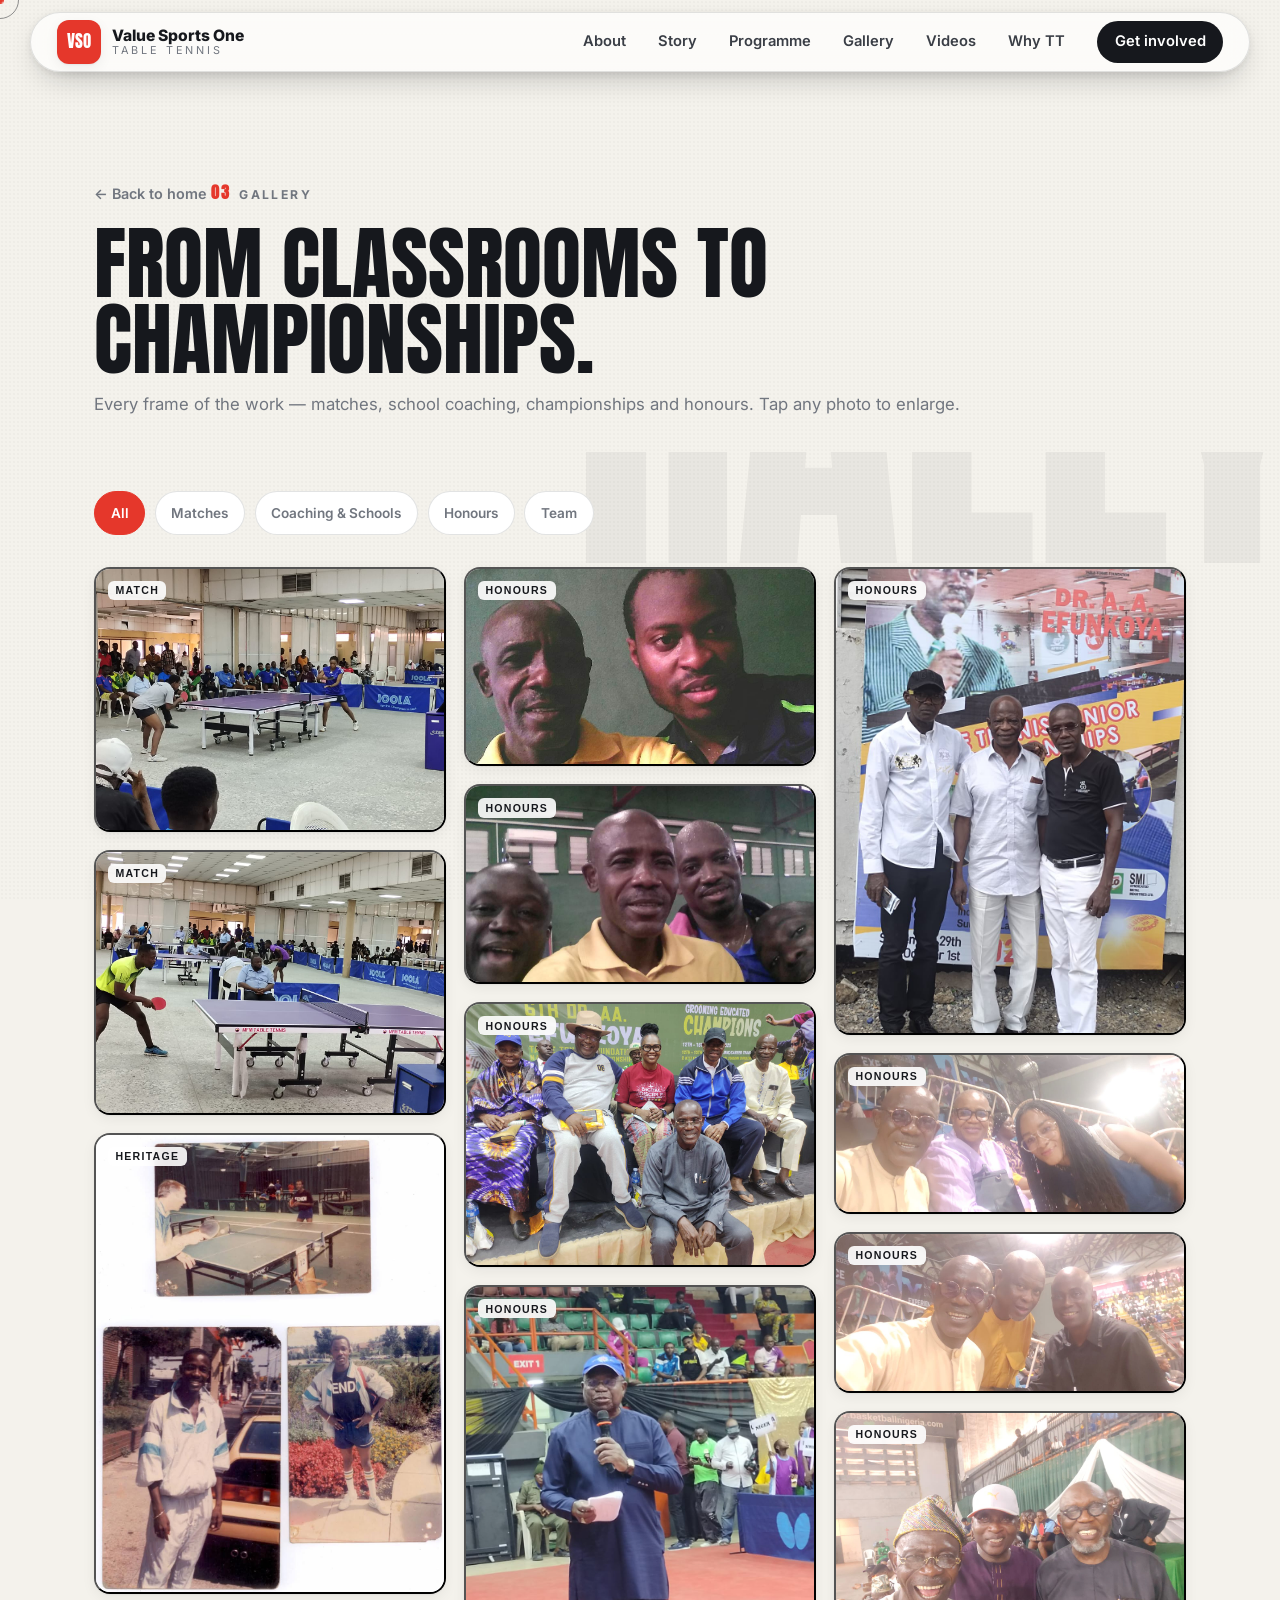
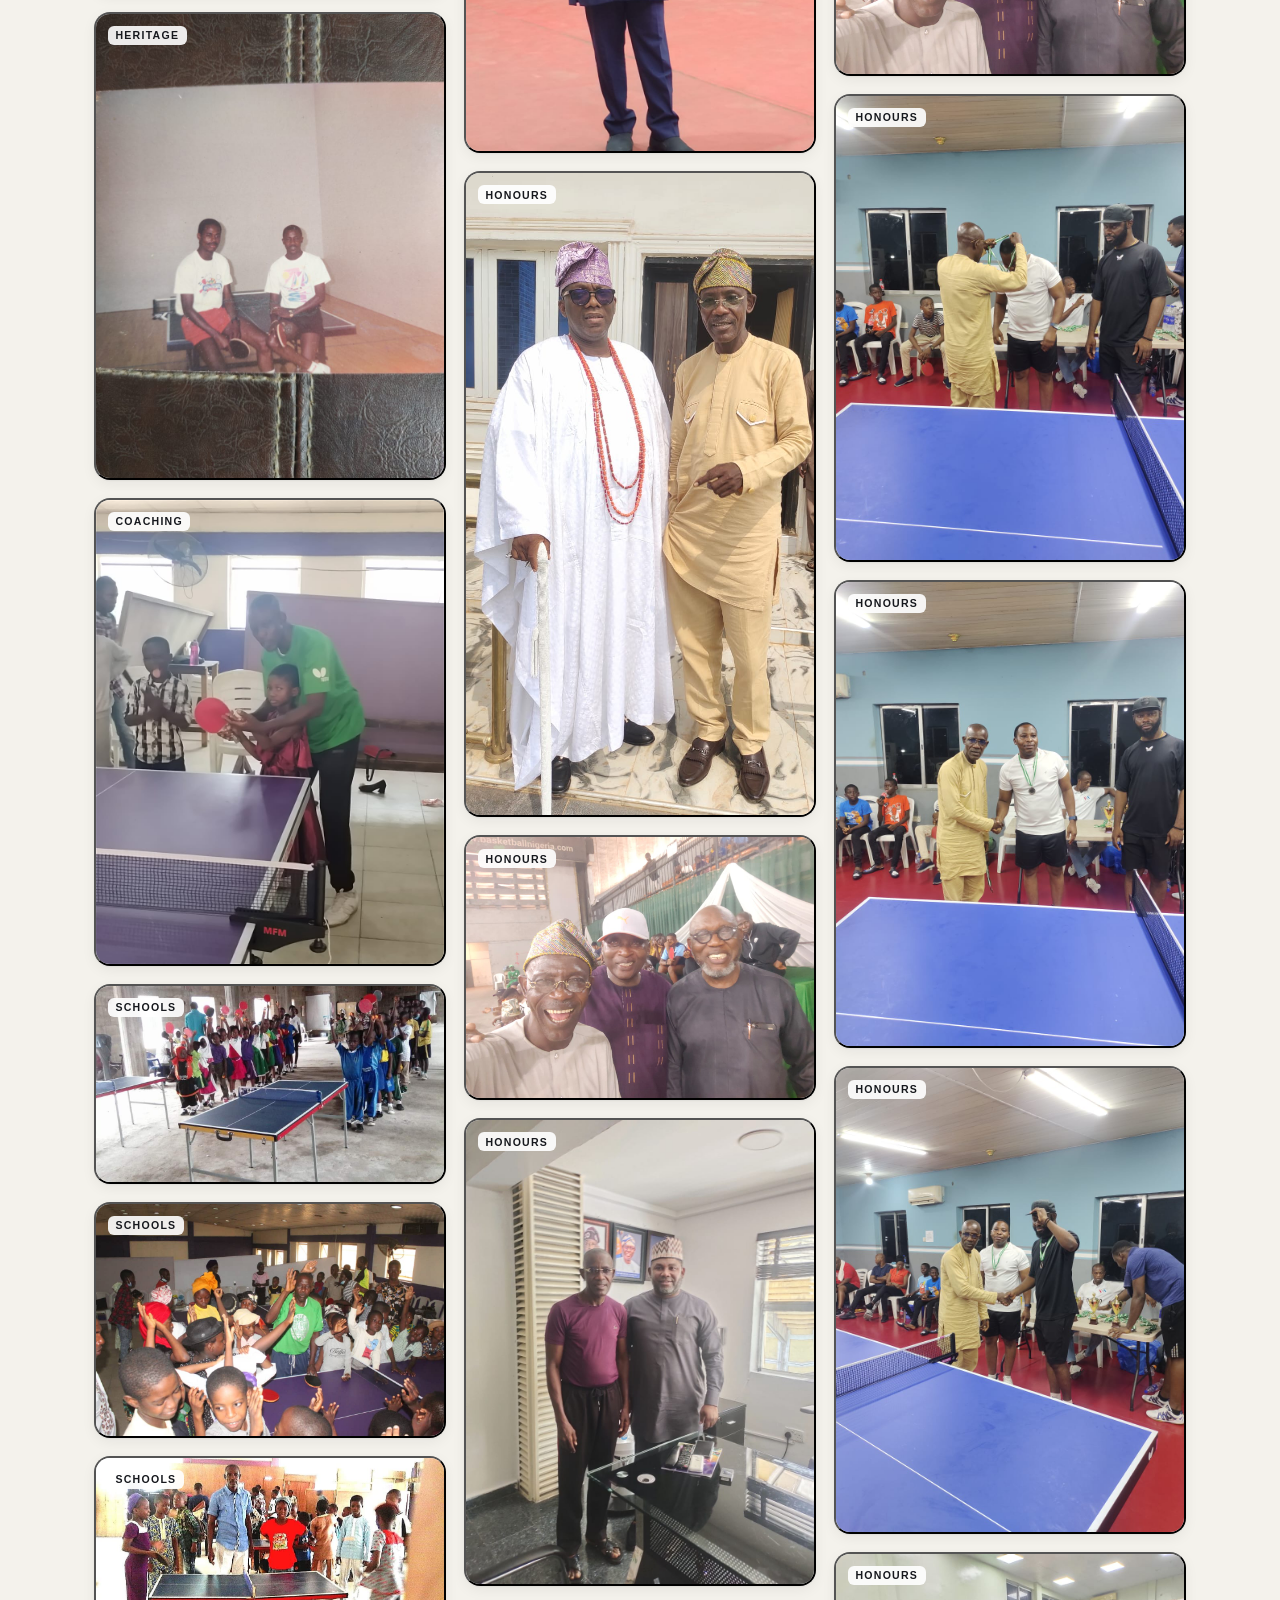
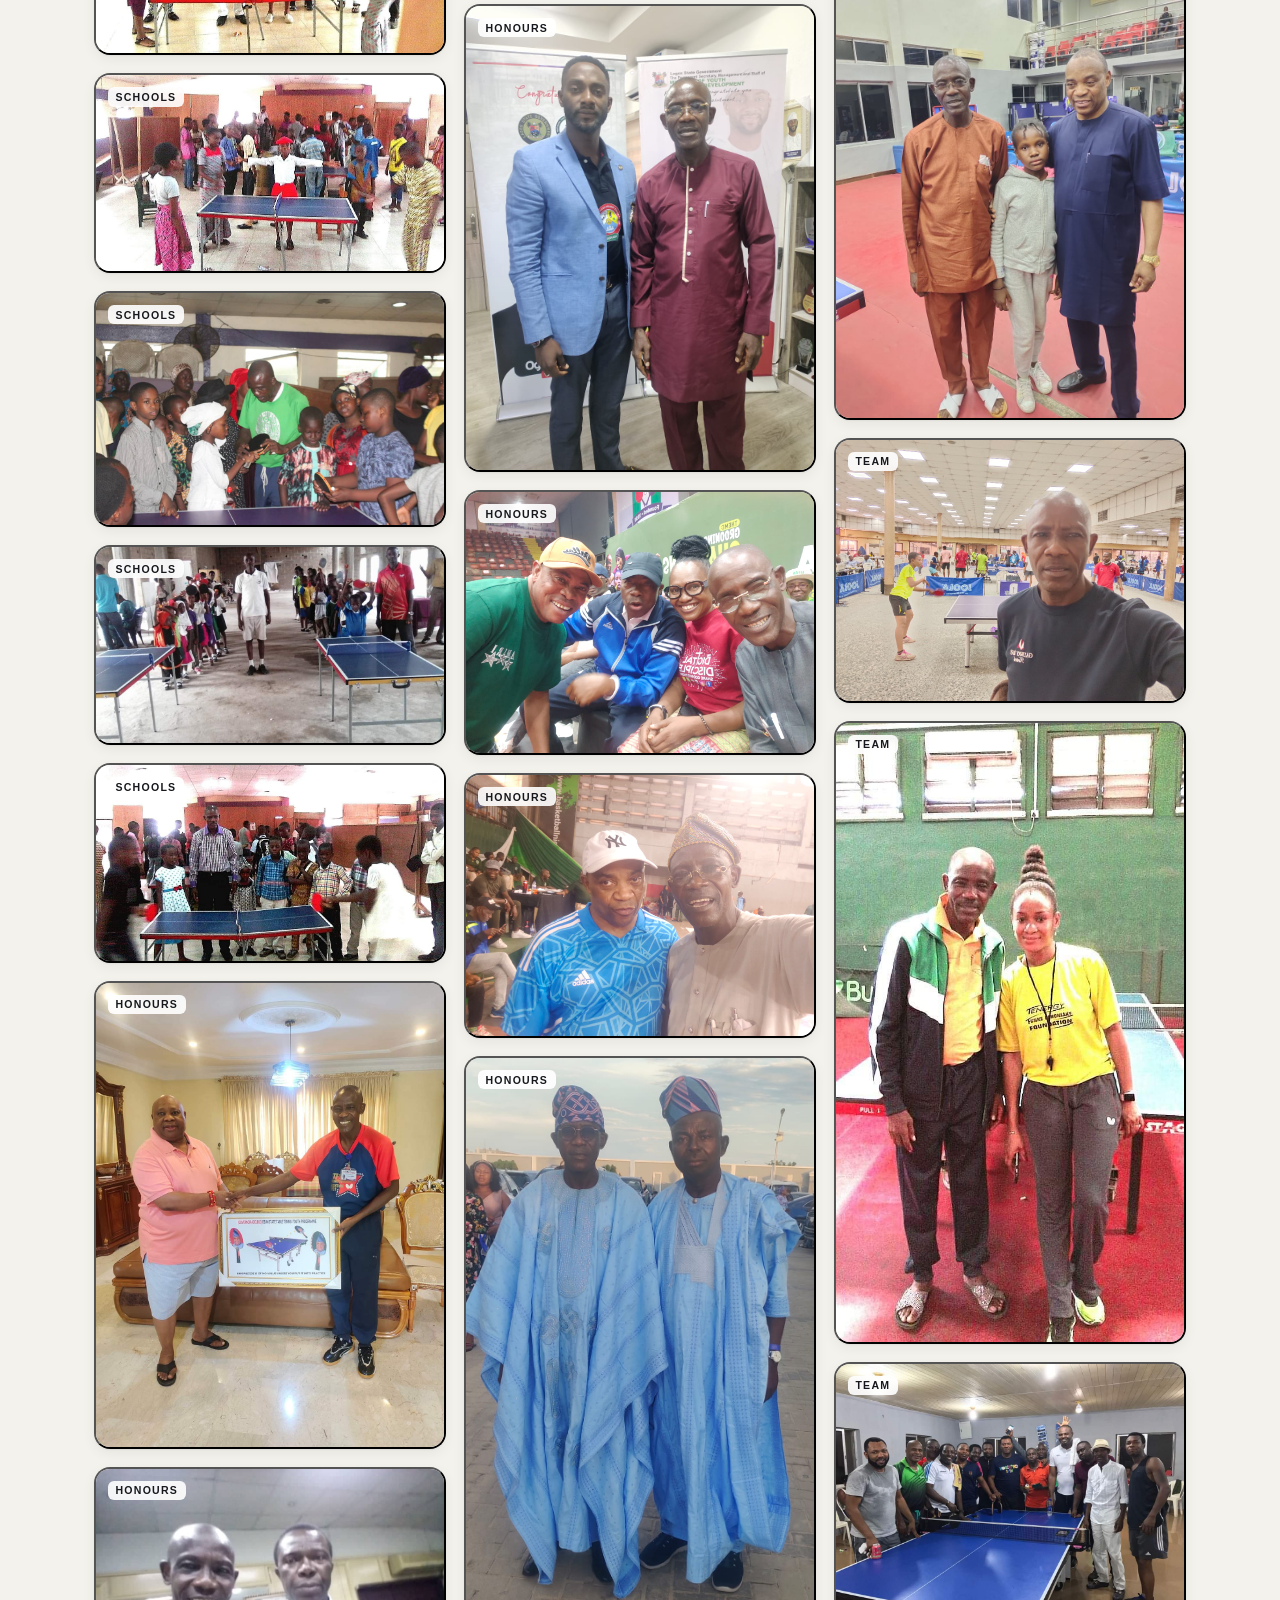
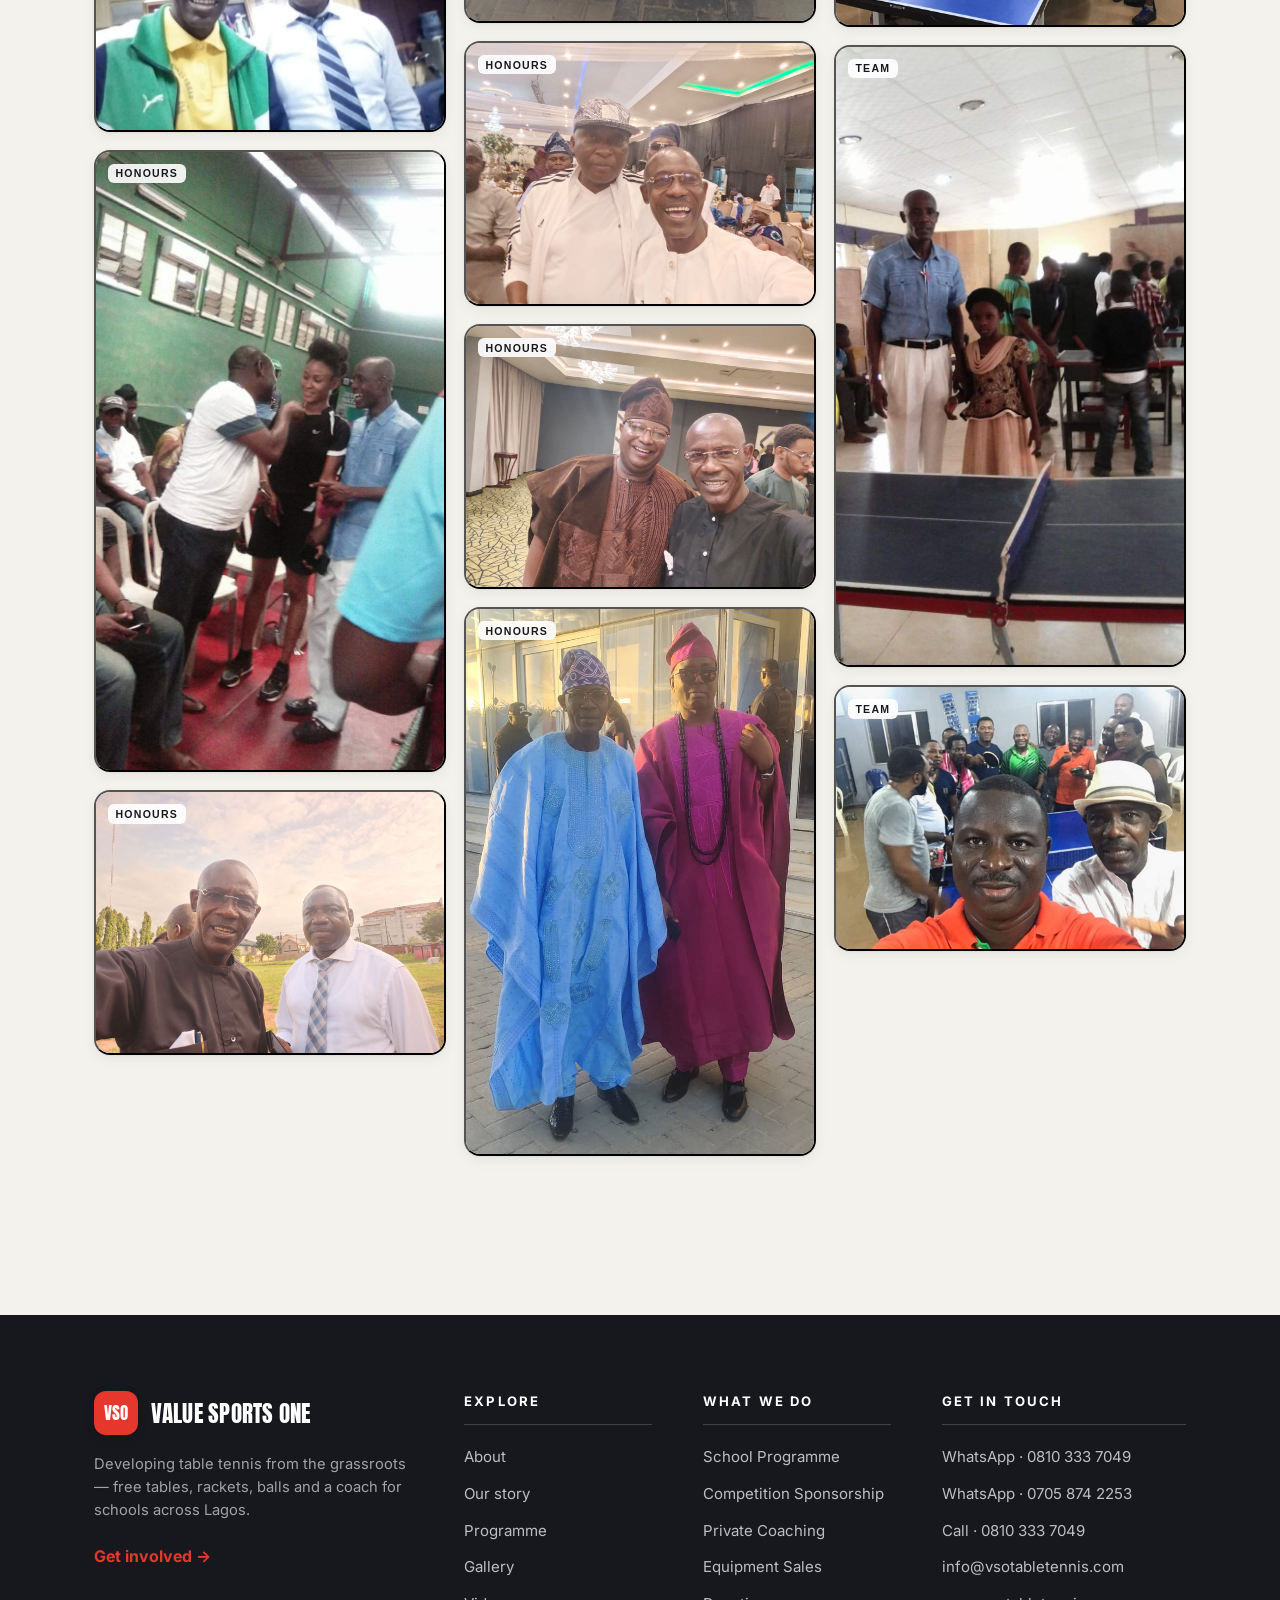
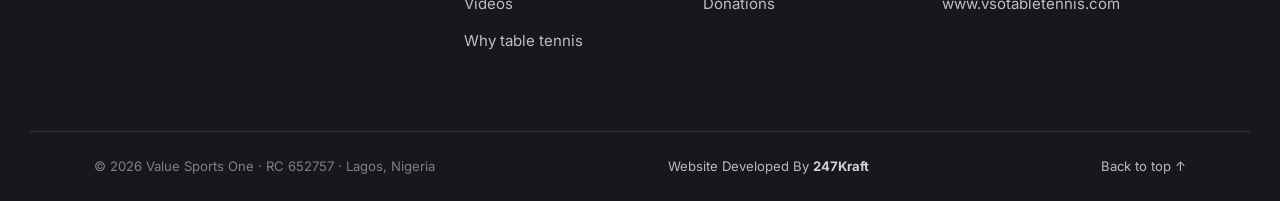
<file: gallery.html>
<!DOCTYPE html>
<html lang="en">
<head>
<meta charset="UTF-8" />
<meta name="viewport" content="width=device-width, initial-scale=1.0" />
<title>Gallery — VSO Table Tennis | Value Sports One</title>
<meta name="description" content="Photo gallery from Value Sports One (VSO) Table Tennis — matches, school coaching, championships and honours across Lagos." />
<link rel="canonical" href="https://www.vsotabletennis.com/gallery.html" />
<meta property="og:site_name" content="Value Sports One (VSO) Table Tennis" />
<meta property="og:title" content="Gallery — VSO Table Tennis" />
<meta property="og:description" content="Matches, school coaching, championships and honours across Lagos." />
<meta property="og:type" content="website" />
<meta property="og:url" content="https://www.vsotabletennis.com/gallery.html" />
<meta property="og:image" content="https://www.vsotabletennis.com/assets/img/endorsements/governor-adeleke-handover-hires.jpg" />
<meta name="twitter:card" content="summary_large_image" />
<meta name="theme-color" content="#f4f2ee" />
<link rel="icon" href="favicon.svg" type="image/svg+xml" />
<link rel="preconnect" href="https://fonts.googleapis.com" />
<link rel="preconnect" href="https://fonts.gstatic.com" crossorigin />
<link href="https://fonts.googleapis.com/css2?family=Anton&family=Inter:wght@400;500;600;700;800&display=swap" rel="stylesheet" />
<link rel="stylesheet" href="styles-light.css" />
</head>
<body class="theme-light">

<!-- ===== INTRO SPLASH ===== -->
<div class="intro" id="intro" role="presentation">
  <div class="intro-inner">
    <span class="brand-badge">VSO</span>
    <span class="intro-name">Value Sports One</span>
    <span class="intro-desc">Table Tennis · <b>Service Provider &amp; Development</b></span>
    <span class="intro-bar"></span>
  </div>
</div>

<!-- ===== HEADER ===== -->
<header class="site-header" id="top">
  <div class="wrap header-inner">
    <a class="brand" href="index.html" aria-label="VSO Table Tennis home">
      <span class="brand-badge">VSO</span>
      <span class="brand-text">
        <span class="brand-name">Value Sports One</span>
        <span class="brand-sub">Table Tennis</span>
      </span>
    </a>
    <nav class="nav" id="nav" aria-label="Primary">
      <div class="nav-modal-head">
        <span class="nav-modal-title">Menu</span>
        <button class="nav-close" id="navClose" type="button" aria-label="Close menu"><span></span><span></span></button>
      </div>
      <a href="index.html#about">About</a>
      <a href="index.html#story">Story</a>
      <a href="index.html#programme">Programme</a>
      <a href="gallery.html">Gallery</a>
      <a href="videos.html">Videos</a>
      <a href="index.html#benefits">Why TT</a>
      <a href="index.html#contact" class="nav-cta">Get involved</a>
    </nav>
    <div class="nav-backdrop" id="navBackdrop"></div>
    <button class="nav-toggle" id="navToggle" aria-label="Open menu" aria-expanded="false" aria-controls="nav">
      <span></span><span></span><span></span>
    </button>
  </div>
</header>

<main>
  <!-- ===== PAGE HERO ===== -->
  <section class="page-hero">
    <div class="wrap">
      <a class="back-link" href="index.html">← Back to home</a>
      <p class="kicker"><span>03</span> Gallery</p>
      <h1>From classrooms to championships.</h1>
      <p class="section-intro">Every frame of the work — matches, school coaching, championships and honours. Tap any photo to enlarge.</p>
    </div>
  </section>

  <!-- ===== FULL GALLERY ===== -->
  <section class="section gallery media-page" id="gallery">
    <div class="wrap">
      <div class="gallery-filters" id="galleryFilters" role="tablist" aria-label="Filter gallery">
        <button class="chip is-active" data-filter="all">All</button>
        <button class="chip" data-filter="action">Matches</button>
        <button class="chip" data-filter="training">Coaching &amp; Schools</button>
        <button class="chip" data-filter="endorsements">Honours</button>
        <button class="chip" data-filter="portraits">Team</button>
      </div>
      <div class="masonry" id="masonry"><!-- built by light.js --></div>
    </div>
  </section>
</main>

<!-- ===== FOOTER ===== -->
<footer class="site-footer">
  <div class="wrap footer-grid">
    <div class="footer-col footer-about">
      <a class="footer-brand" href="index.html" aria-label="VSO Table Tennis home">
        <span class="brand-badge">VSO</span>
        <span class="footer-name">Value Sports One</span>
      </a>
      <p class="footer-tag">Developing table tennis from the grassroots — free tables, rackets, balls and a coach for schools across Lagos.</p>
      <a class="footer-cta" href="https://wa.me/2348103337049?text=Hello%20VSO%2C%20I%27d%20like%20to%20get%20involved%20with%20VSO%20Table%20Tennis." target="_blank" rel="noopener">Get involved →</a>
    </div>

    <nav class="footer-col" aria-label="Explore">
      <h3 class="footer-heading">Explore</h3>
      <ul class="footer-links">
        <li><a href="index.html#about">About</a></li>
        <li><a href="index.html#story">Our story</a></li>
        <li><a href="index.html#programme">Programme</a></li>
        <li><a href="gallery.html">Gallery</a></li>
        <li><a href="videos.html">Videos</a></li>
        <li><a href="index.html#benefits">Why table tennis</a></li>
      </ul>
    </nav>

    <nav class="footer-col" aria-label="What we do">
      <h3 class="footer-heading">What we do</h3>
      <ul class="footer-links">
        <li><a href="index.html#programme">School Programme</a></li>
        <li><a href="index.html#programme">Competition Sponsorship</a></li>
        <li><a href="index.html#programme">Private Coaching</a></li>
        <li><a href="index.html#programme">Equipment Sales</a></li>
        <li><a href="index.html#programme">Donations</a></li>
      </ul>
    </nav>

    <div class="footer-col footer-contact">
      <h3 class="footer-heading">Get in touch</h3>
      <ul class="footer-links">
        <li><a href="https://wa.me/2348103337049" target="_blank" rel="noopener">WhatsApp · 0810 333 7049</a></li>
        <li><a href="https://wa.me/2347058742253" target="_blank" rel="noopener">WhatsApp · 0705 874 2253</a></li>
        <li><a href="tel:+2348103337049">Call · 0810 333 7049</a></li>
        <li><a href="mailto:info@vsotabletennis.com">info@vsotabletennis.com</a></li>
        <li><a href="https://www.vsotabletennis.com">www.vsotabletennis.com</a></li>
      </ul>
    </div>
  </div>

  <div class="wrap footer-bottom">
    <span>© <span id="year"></span> Value Sports One · RC 652757 · Lagos, Nigeria</span>
    <a class="dev-credit" href="https://wa.me/2348102770008?text=Hi%20Steving%2C%20I%20saw%20your%20work%20on%20the%20VSO%20site%20%E2%80%94%20I%27d%20like%20a%20website." target="_blank" rel="noopener">Website Developed By <strong>247Kraft</strong></a>
    <a href="#top">Back to top ↑</a>
  </div>
</footer>

<!-- ===== STICKY MOBILE CTA ===== -->
<a class="mobile-cta" href="https://wa.me/2348103337049?text=Hello%20VSO%2C%20I%27d%20like%20to%20get%20involved%20with%20VSO%20Table%20Tennis." target="_blank" rel="noopener" aria-label="Chat with VSO on WhatsApp">
  <svg viewBox="0 0 24 24" width="28" height="28" fill="currentColor" aria-hidden="true"><path d="M12.04 2C6.58 2 2.13 6.45 2.13 11.91c0 1.75.46 3.45 1.32 4.95L2 22l5.25-1.38a9.9 9.9 0 0 0 4.79 1.22h.01c5.46 0 9.91-4.45 9.91-9.91 0-2.65-1.03-5.14-2.9-7.01A9.82 9.82 0 0 0 12.04 2Zm5.8 14.16c-.25.69-1.45 1.32-1.99 1.36-.53.05-1.03.24-3.48-.73-2.94-1.16-4.83-4.15-4.98-4.34-.15-.2-1.2-1.6-1.2-3.05 0-1.45.76-2.16 1.03-2.46.27-.3.59-.37.79-.37.2 0 .4 0 .57.01.18.01.43-.07.67.51.25.59.84 2.04.91 2.19.07.15.12.32.02.52-.1.2-.15.32-.3.49-.15.17-.31.38-.45.51-.15.15-.3.31-.13.6.17.3.76 1.25 1.63 2.02 1.12 1 2.07 1.31 2.36 1.46.3.15.47.12.64-.07.17-.2.74-.86.94-1.16.2-.3.4-.25.67-.15.27.1 1.71.81 2 .96.3.15.5.22.57.34.07.12.07.71-.18 1.4Z"/></svg>
  <span class="mobile-cta-label">Chat with us on WhatsApp</span>
</a>

<!-- ===== LIGHTBOX ===== -->
<div class="lightbox" id="lightbox" aria-hidden="true" role="dialog" aria-modal="true" aria-label="Media viewer">
  <button class="lb-close" id="lbClose" aria-label="Close">&times;</button>
  <button class="lb-nav lb-prev" id="lbPrev" aria-label="Previous">&#8249;</button>
  <button class="lb-nav lb-next" id="lbNext" aria-label="Next">&#8250;</button>
  <div class="lb-stage" id="lbStage"></div>
  <p class="lb-caption" id="lbCaption"></p>
</div>

<script src="light.js"></script>
</body>
</html>
</file>
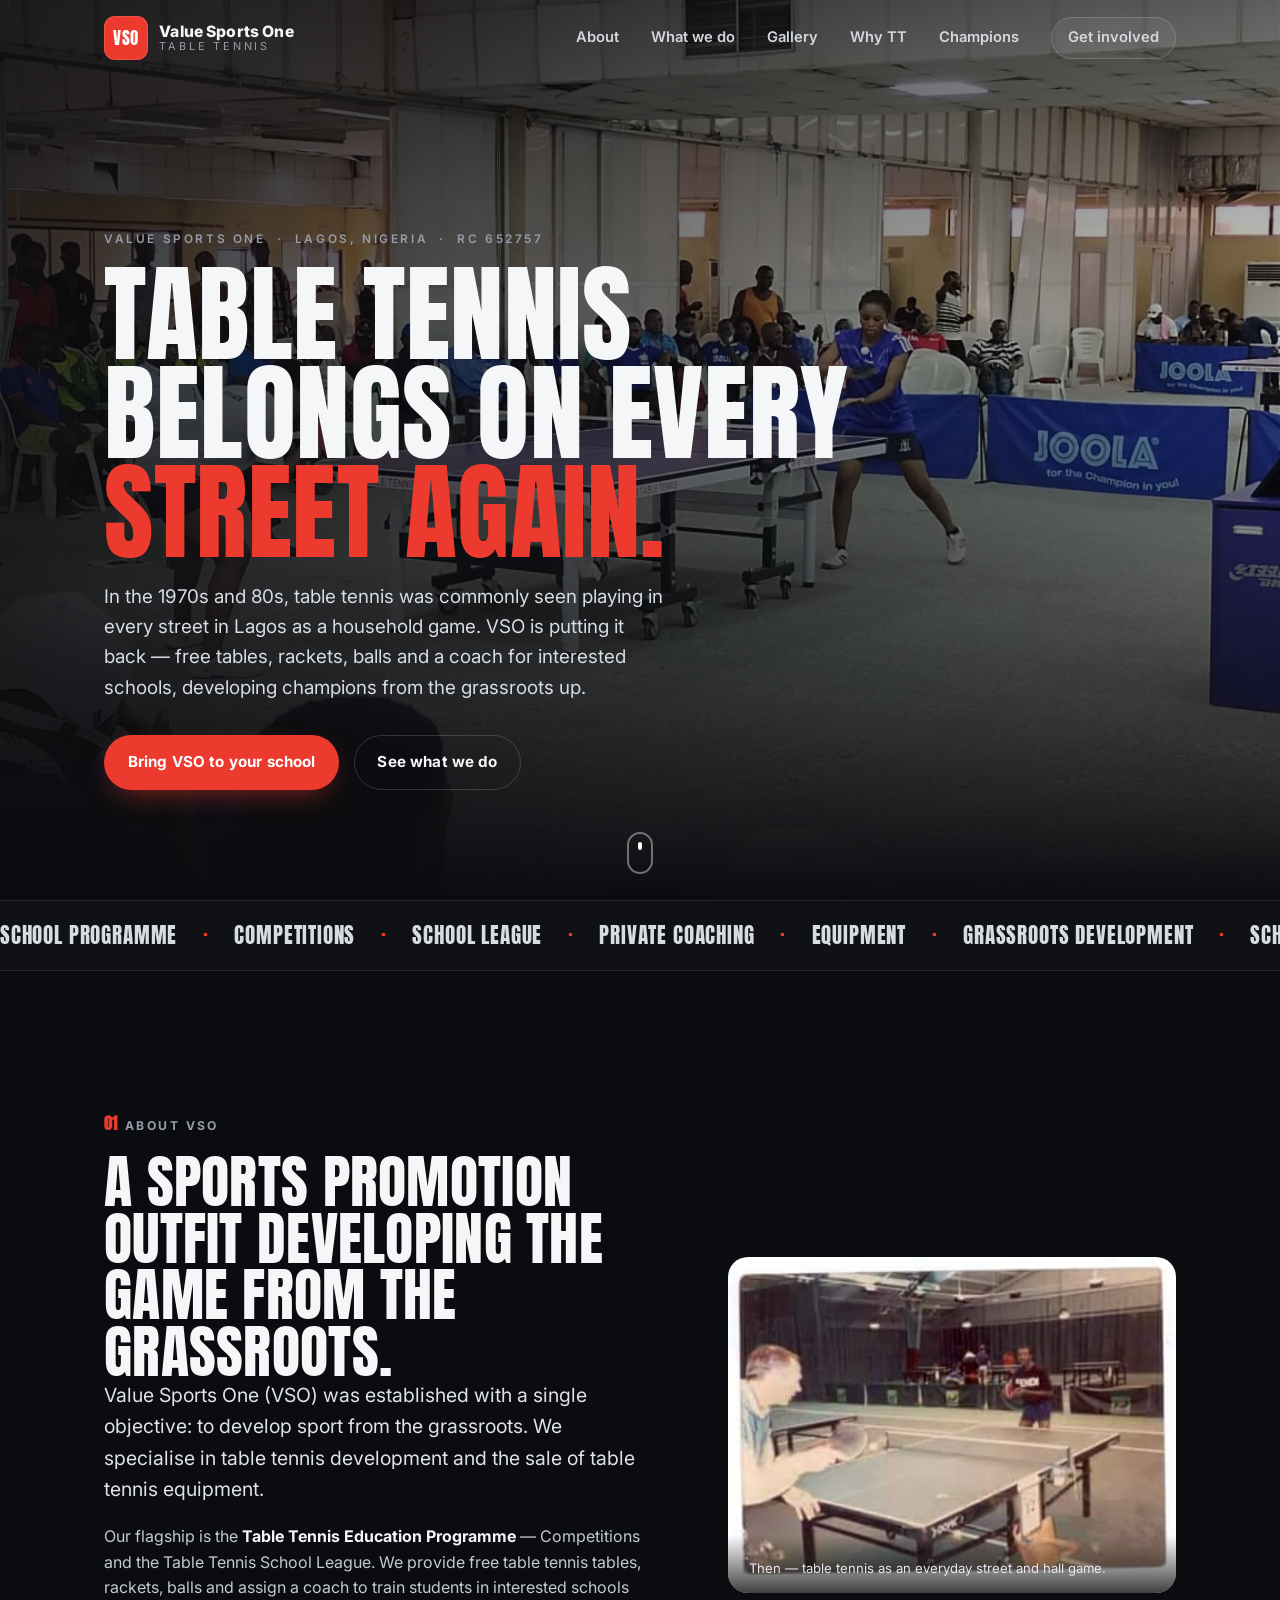
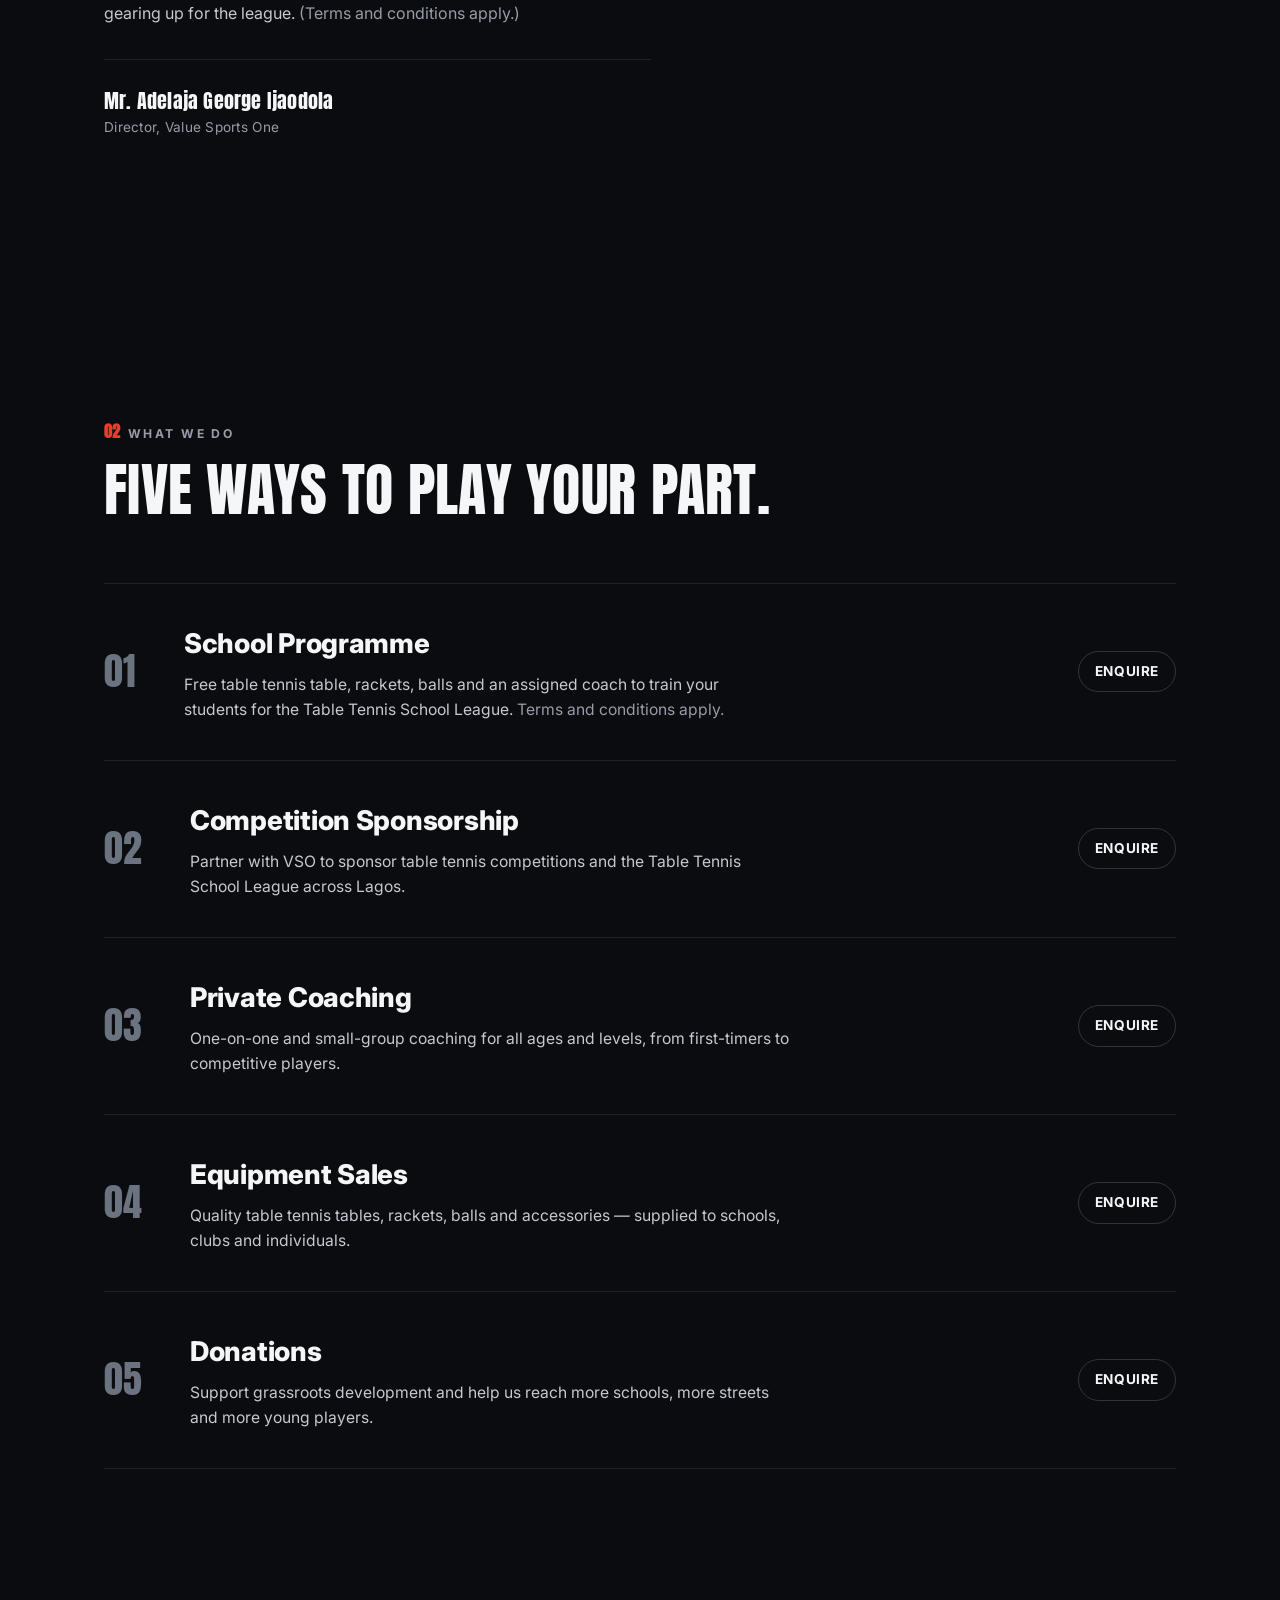
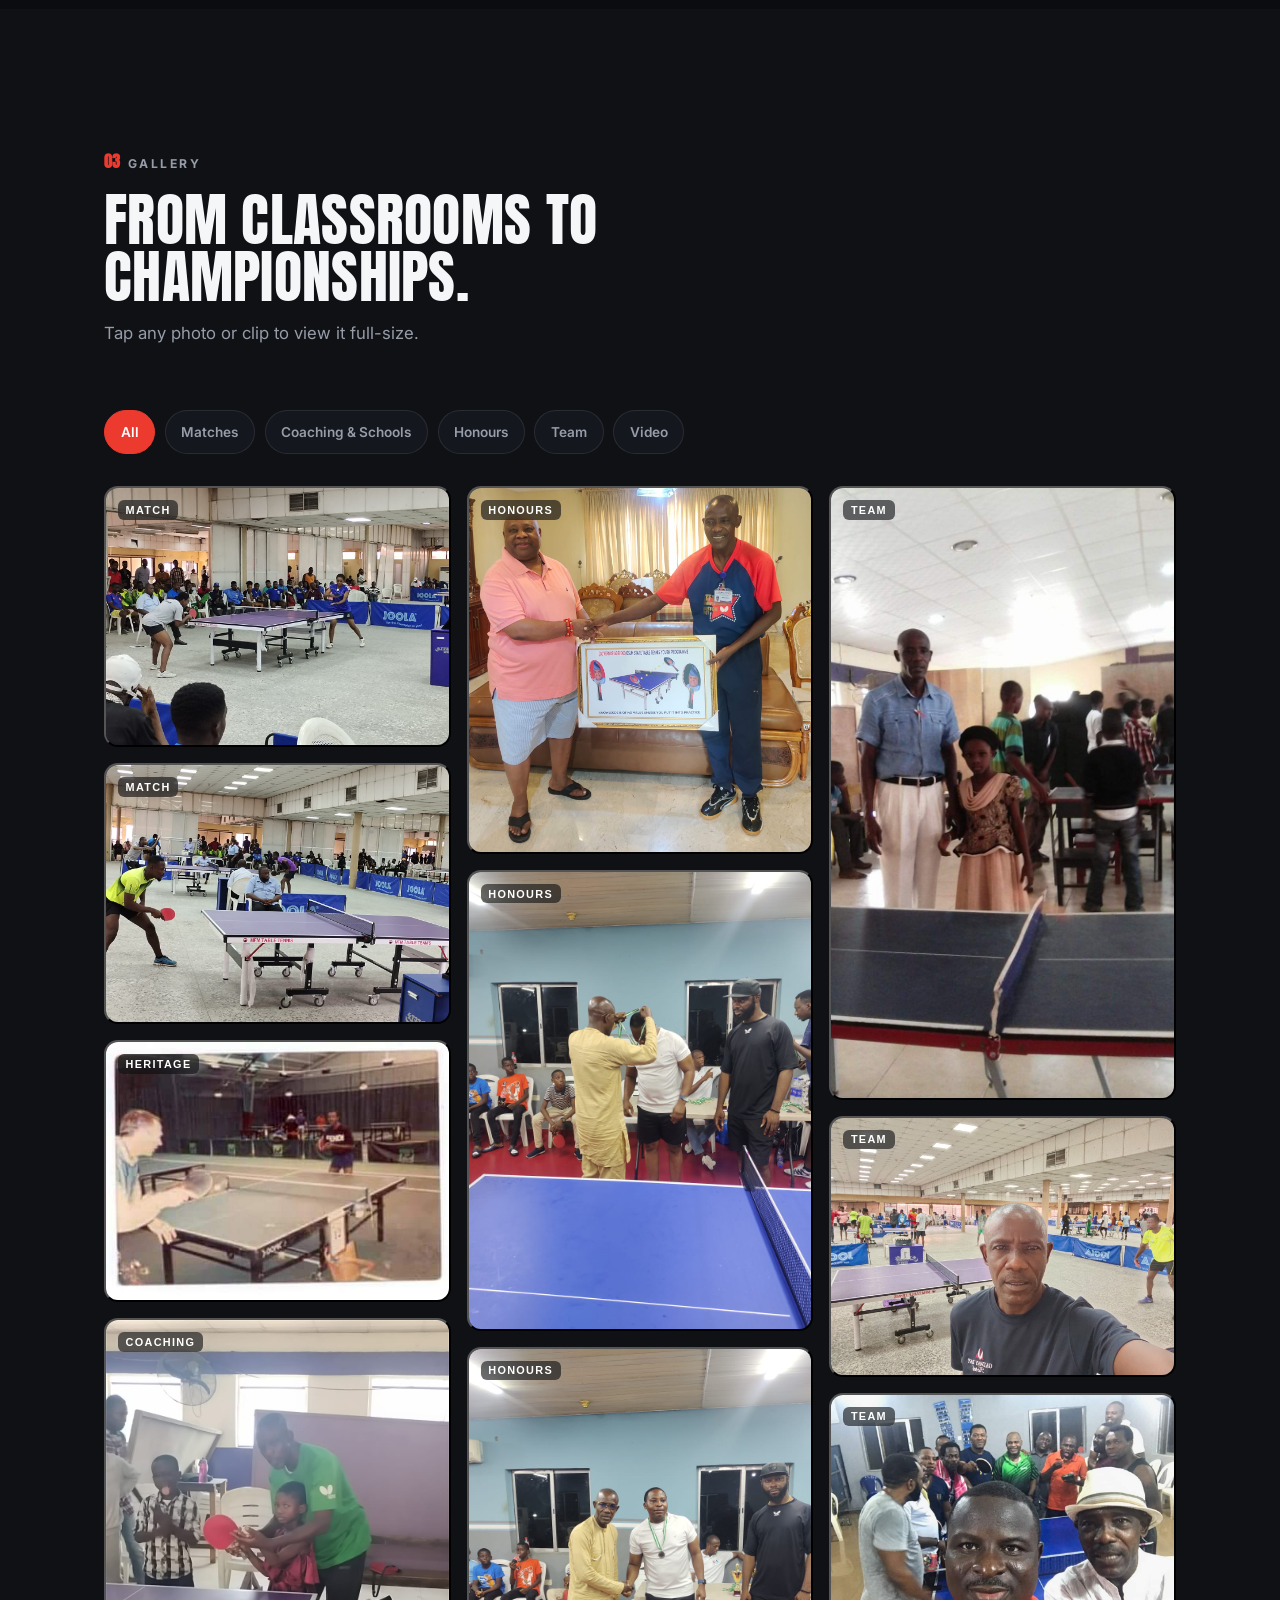
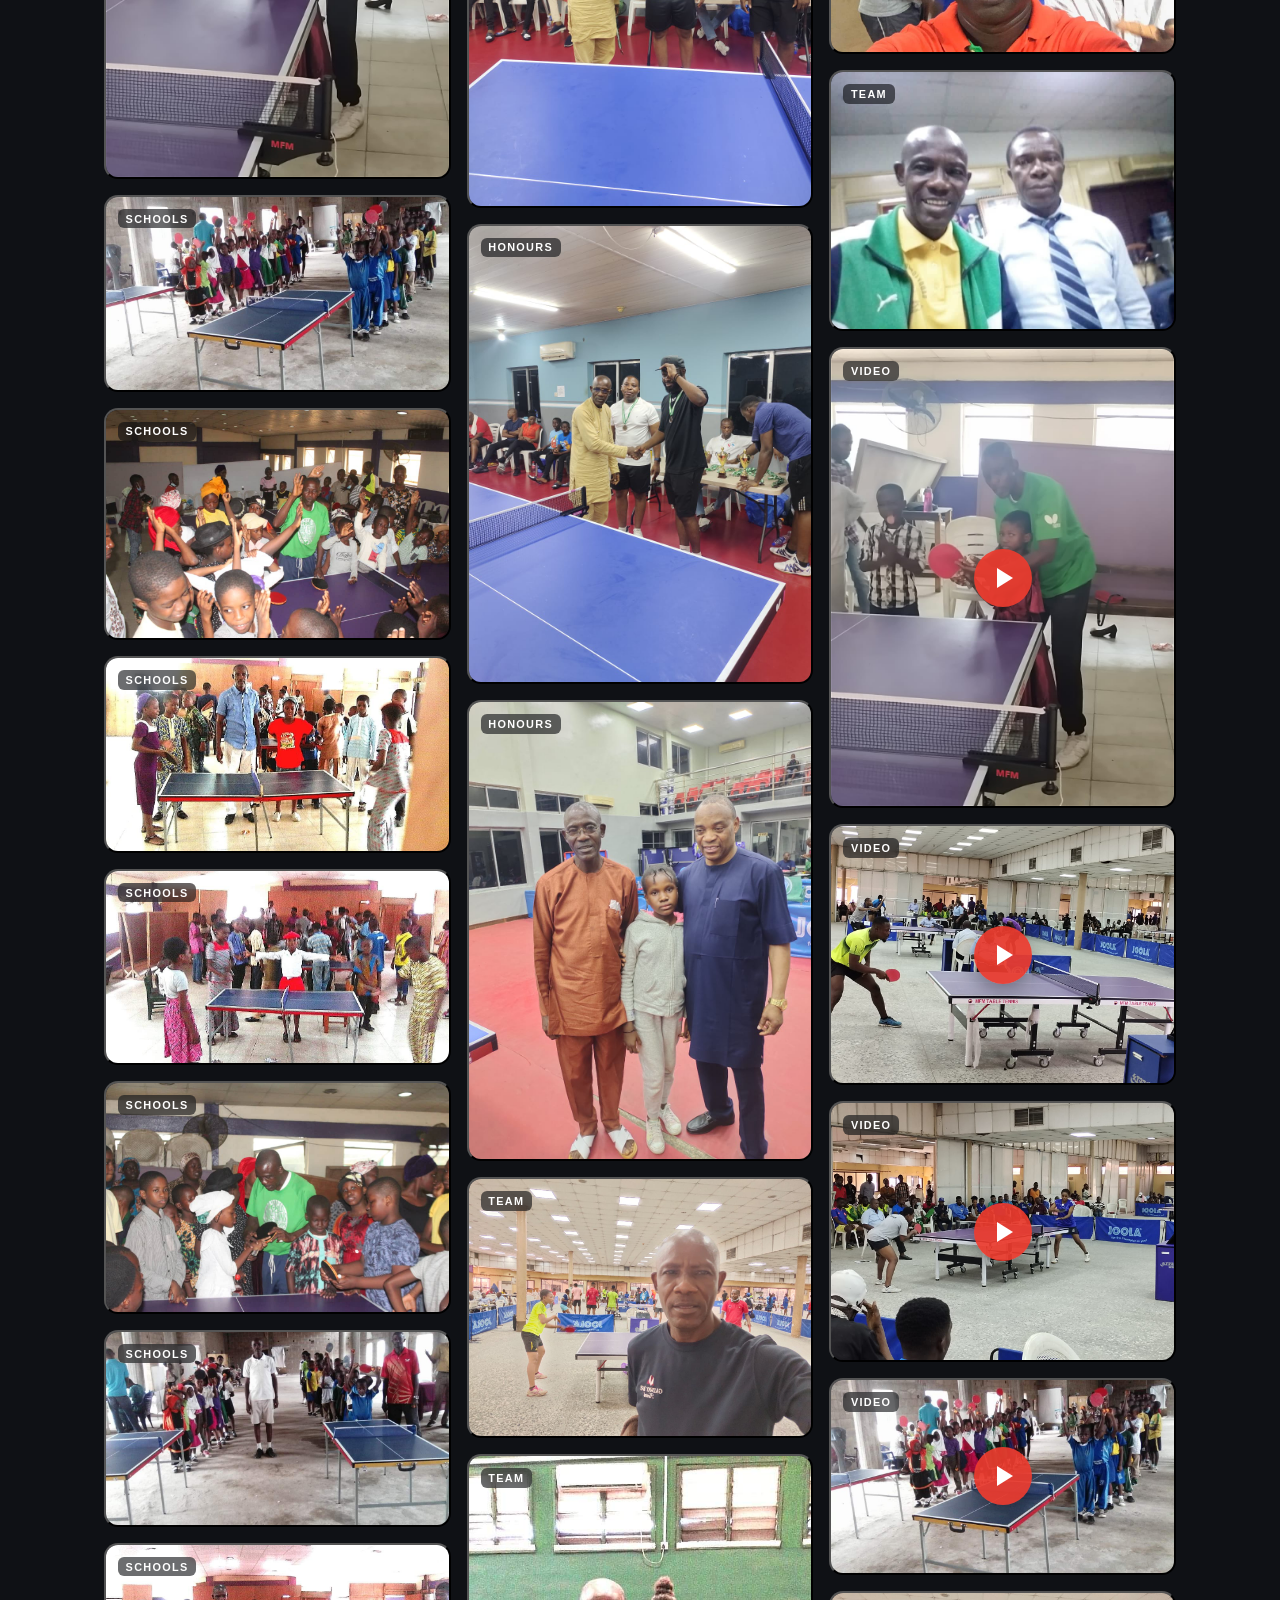
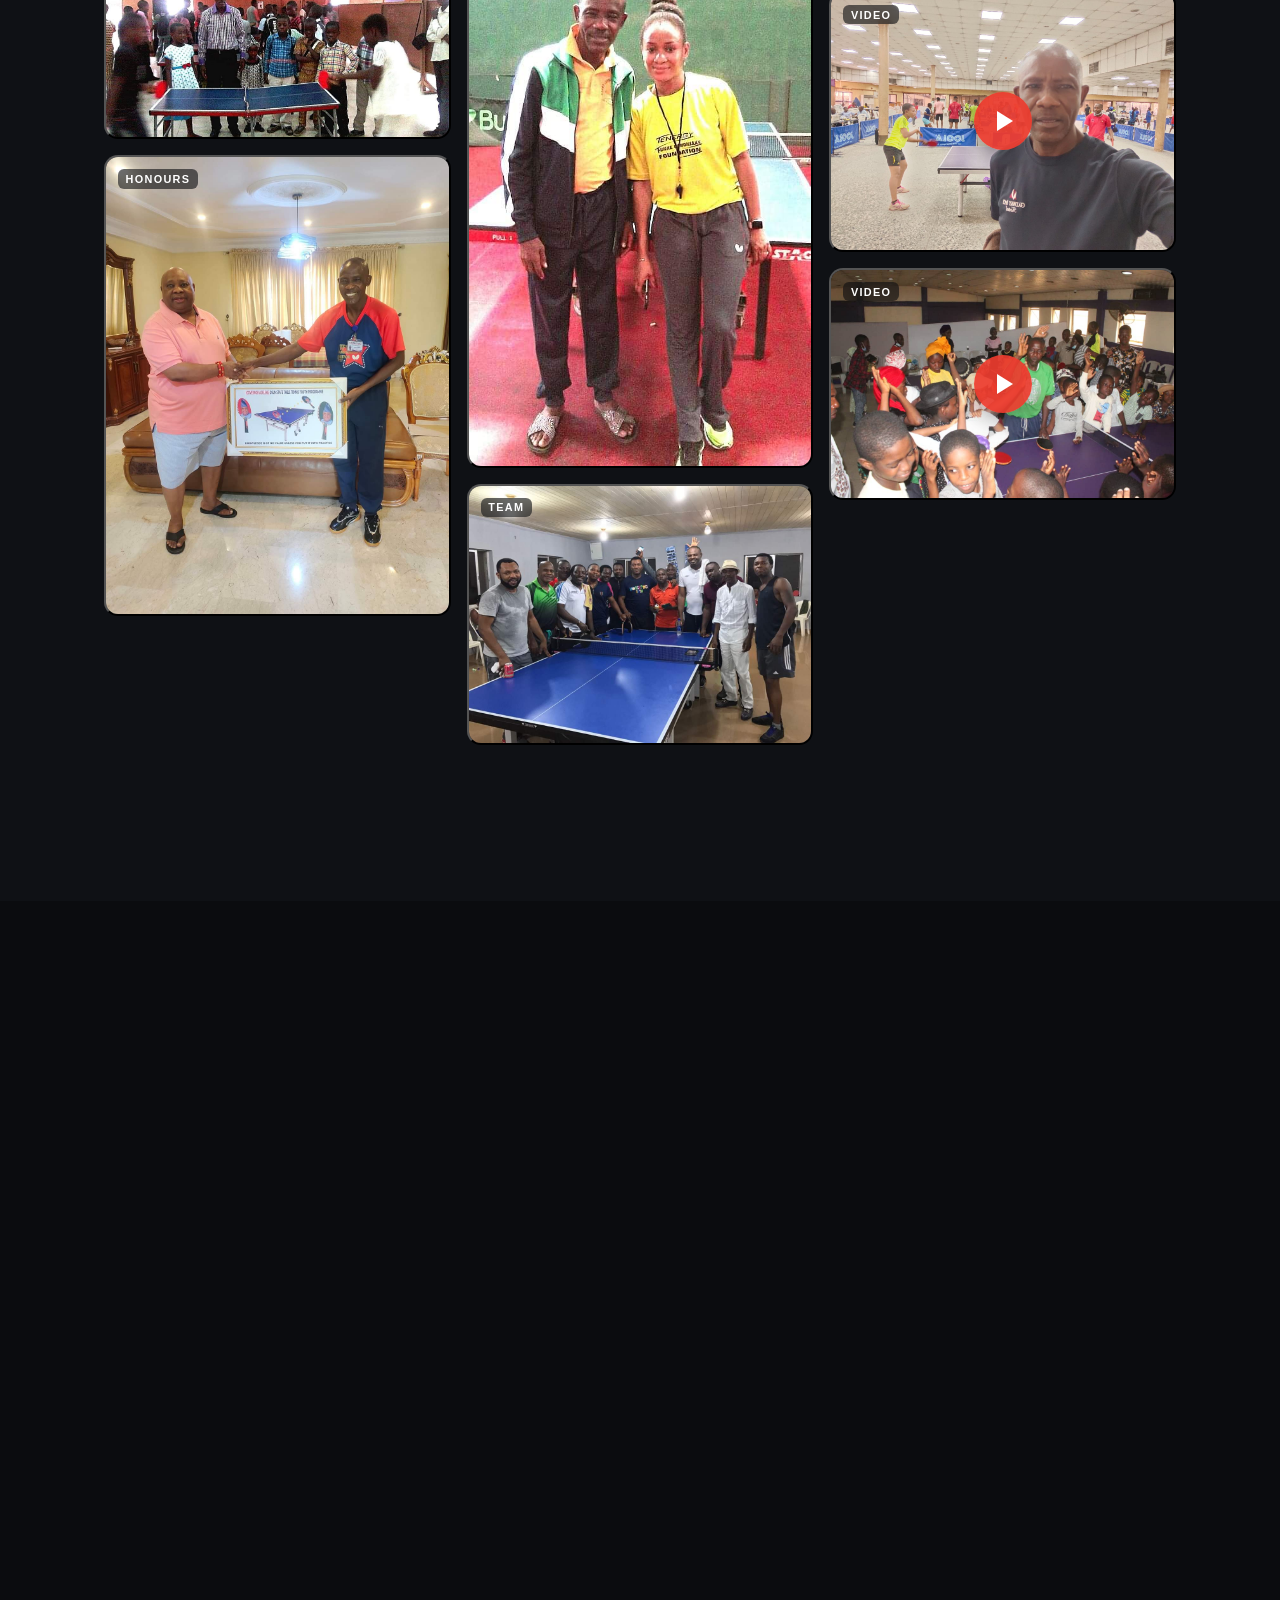
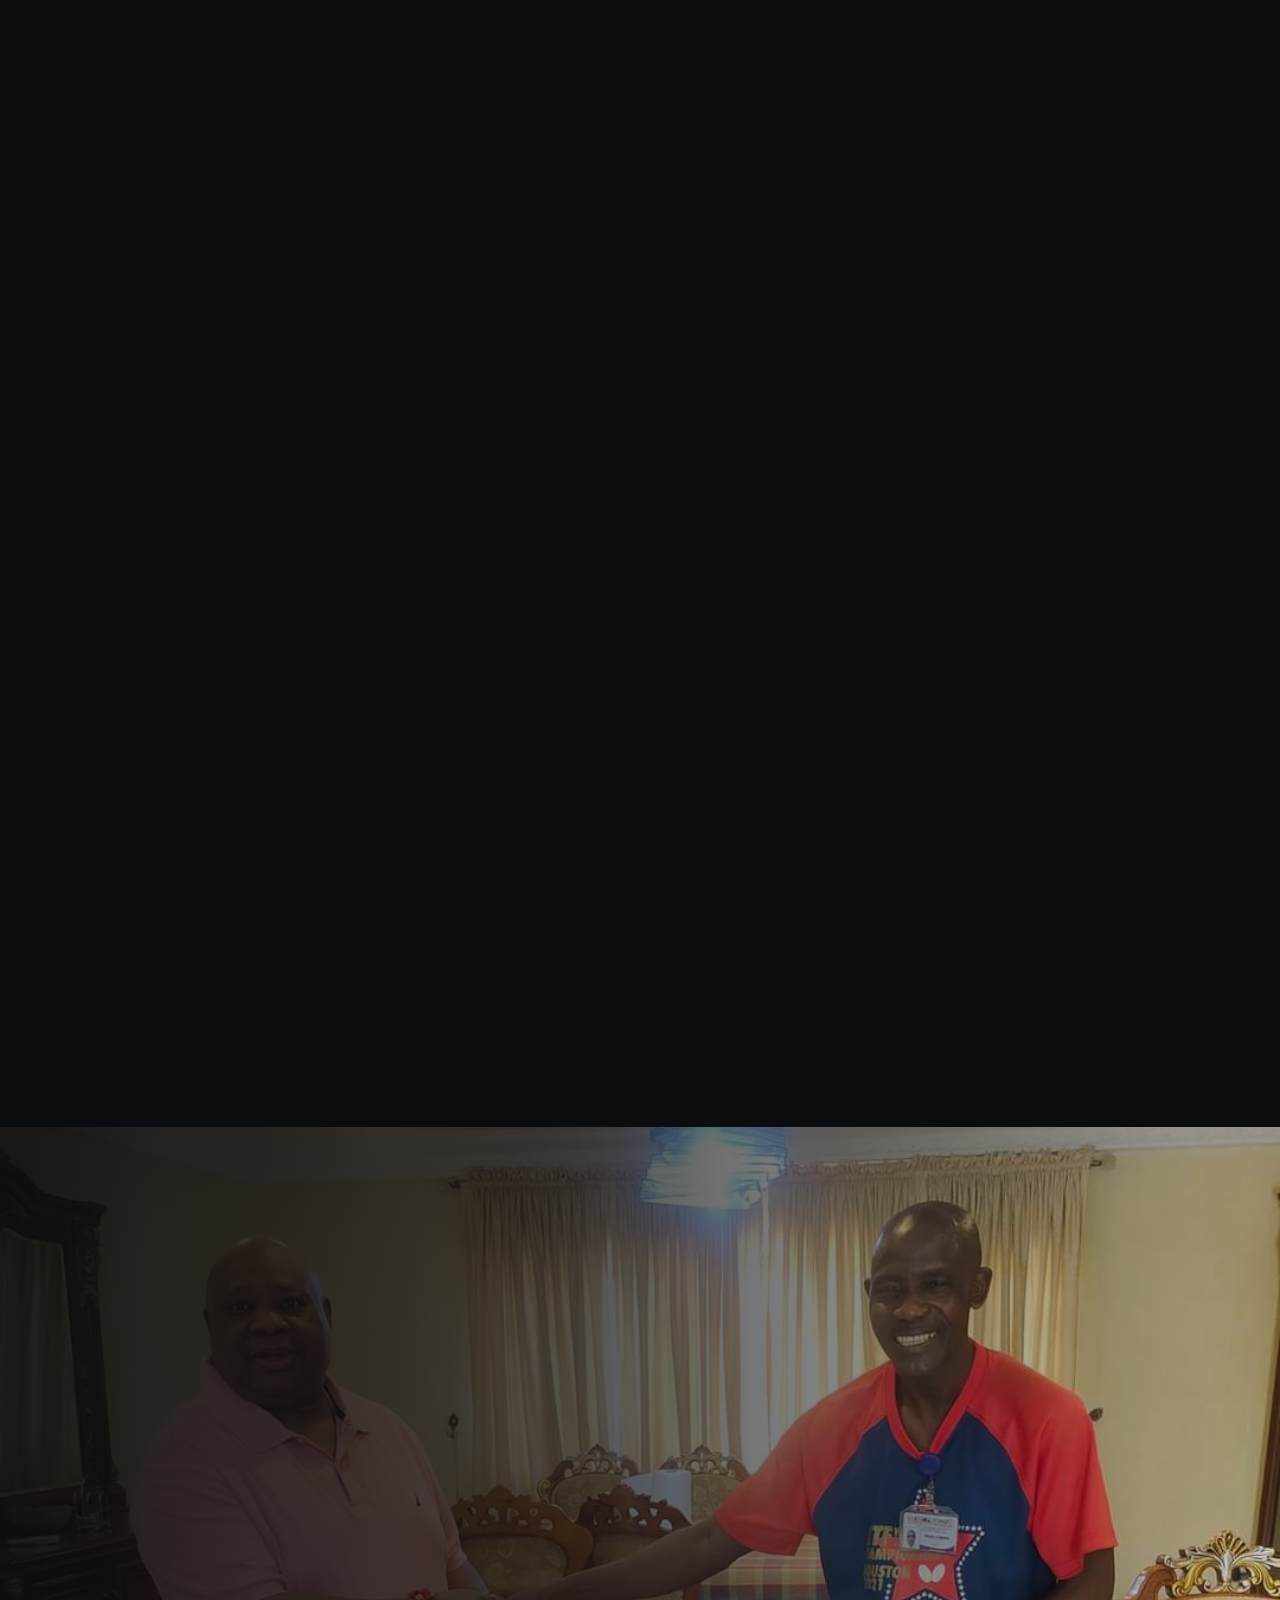
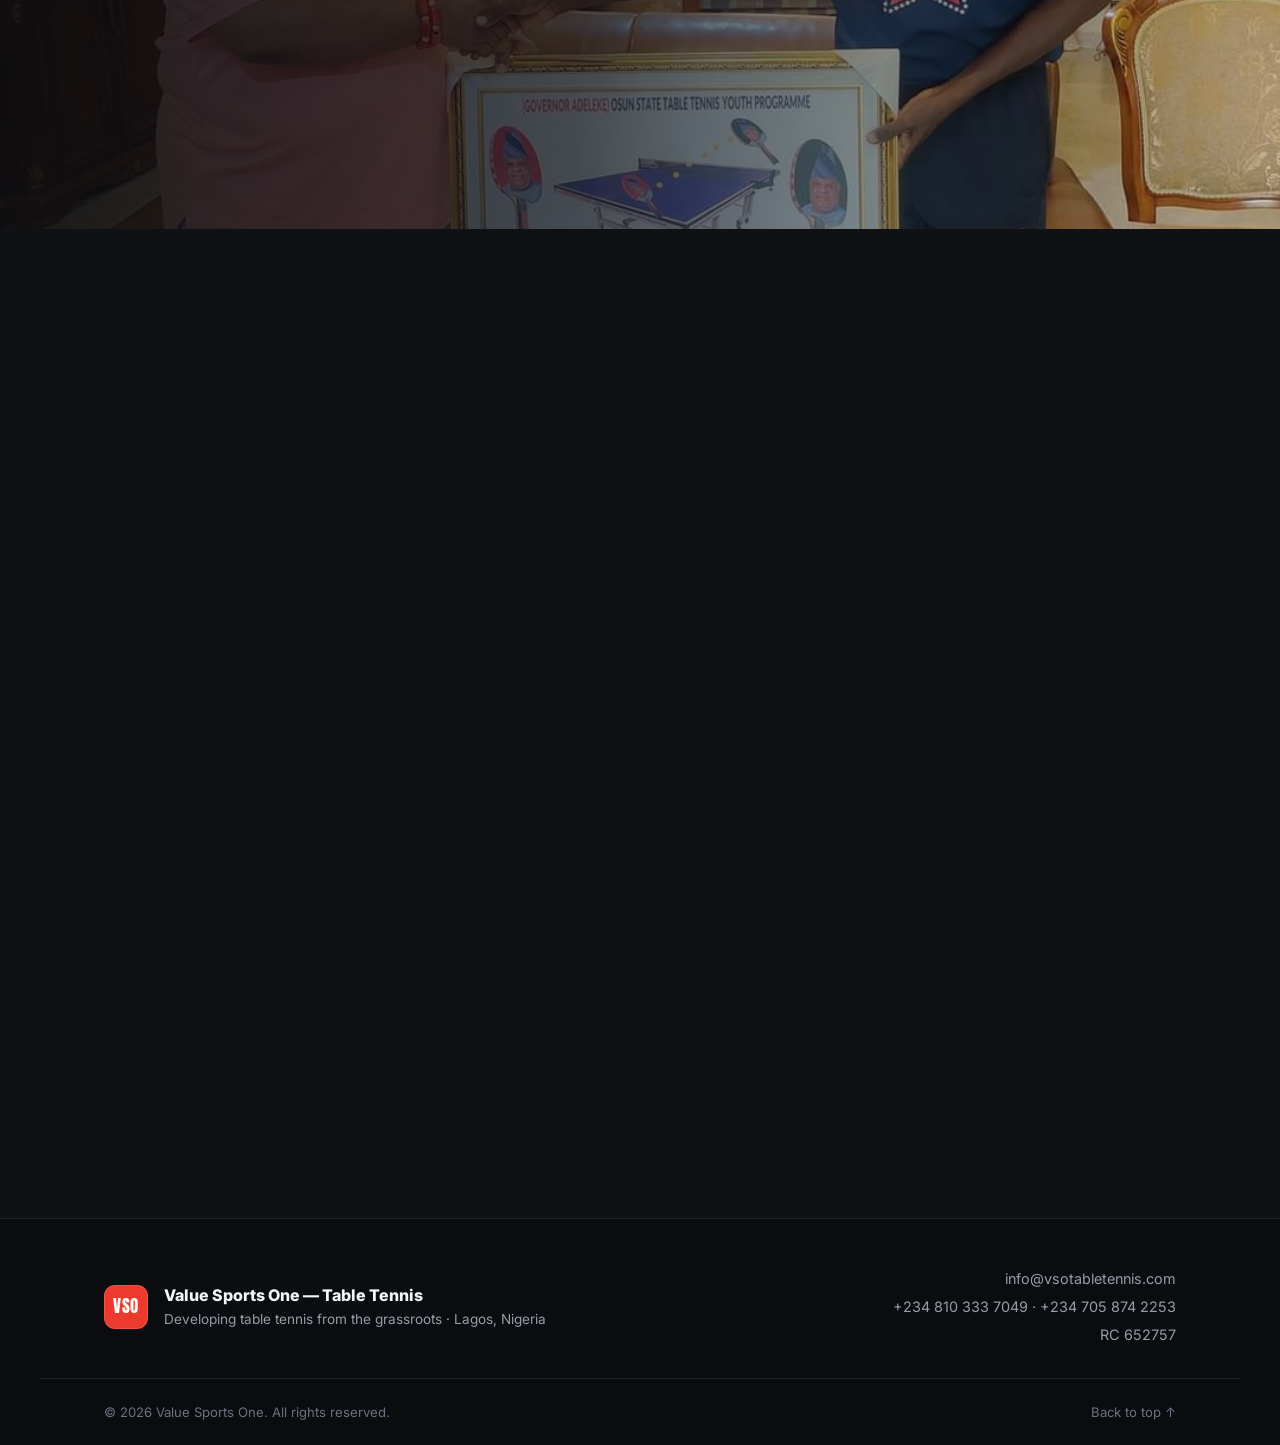
<file: index-old.html>
<!DOCTYPE html>
<html lang="en">
<head>
<meta charset="UTF-8" />
<meta name="viewport" content="width=device-width, initial-scale=1.0" />
<title>VSO Table Tennis — Value Sports One | Grassroots Table Tennis in Lagos</title>
<meta name="description" content="Value Sports One (VSO) develops table tennis from the grassroots in Lagos, Nigeria — free tables, rackets, balls and coaching for schools, plus competitions, private coaching and equipment sales." />
<meta property="og:title" content="VSO Table Tennis — Value Sports One" />
<meta property="og:description" content="Developing table tennis from the grassroots in Lagos. Free tables, rackets, balls and a coach for interested schools." />
<meta property="og:type" content="website" />
<meta property="og:url" content="https://www.vsotabletennis.com" />
<meta property="og:image" content="assets/img/action/womens-singles-rally.jpg" />
<meta name="theme-color" content="#0b0c0f" />
<link rel="icon" href="favicon.svg" type="image/svg+xml" />
<link rel="preconnect" href="https://fonts.googleapis.com" />
<link rel="preconnect" href="https://fonts.gstatic.com" crossorigin />
<link href="https://fonts.googleapis.com/css2?family=Anton&family=Inter:wght@400;500;600;700;800&display=swap" rel="stylesheet" />
<link rel="stylesheet" href="styles.css" />
</head>
<body>

<!-- ===== HEADER ===== -->
<header class="site-header" id="top">
  <div class="wrap header-inner">
    <a class="brand" href="#top" aria-label="VSO Table Tennis home">
      <span class="brand-badge">VSO</span>
      <span class="brand-text">
        <span class="brand-name">Value Sports One</span>
        <span class="brand-sub">Table Tennis</span>
      </span>
    </a>

    <nav class="nav" id="nav" aria-label="Primary">
      <a href="#about">About</a>
      <a href="#programme">What we do</a>
      <a href="#gallery">Gallery</a>
      <a href="#benefits">Why TT</a>
      <a href="#champions">Champions</a>
      <a href="#contact" class="nav-cta">Get involved</a>
    </nav>

    <button class="nav-toggle" id="navToggle" aria-label="Open menu" aria-expanded="false" aria-controls="nav">
      <span></span><span></span><span></span>
    </button>
  </div>
</header>

<main>

  <!-- ===== HERO ===== -->
  <section class="hero" id="hero">
    <div class="hero-media">
      <img src="assets/img/action/womens-singles-rally.jpg" alt="A player in a yellow jersey mid-rally at a VSO table tennis tournament in Lagos" />
      <div class="hero-scrim"></div>
    </div>

    <div class="wrap hero-inner">
      <p class="eyebrow">Value Sports One &nbsp;·&nbsp; Lagos, Nigeria &nbsp;·&nbsp; RC 652757</p>
      <h1 class="hero-title">Table tennis<br />belongs on every<br /><span class="hl">street again.</span></h1>
      <p class="hero-lead">
        In the 1970s and 80s, table tennis was commonly seen playing in every street in Lagos as a
        household game. VSO is putting it back — free tables, rackets, balls and a coach for interested
        schools, developing champions from the grassroots up.
      </p>
      <div class="hero-actions">
        <a class="btn btn-primary" href="https://wa.me/2348103337049?text=Hello%20VSO%2C%20I%27d%20like%20to%20bring%20the%20Table%20Tennis%20School%20Programme%20to%20my%20school." target="_blank" rel="noopener">
          Bring VSO to your school
        </a>
        <a class="btn btn-ghost" href="#gallery">See what we do</a>
      </div>
    </div>

    <a class="hero-scroll" href="#about" aria-label="Scroll to about">
      <span></span>
    </a>
  </section>

  <!-- ===== MARQUEE ===== -->
  <div class="marquee" aria-hidden="true">
    <div class="marquee-track">
      <span>School Programme</span><i>·</i><span>Competitions</span><i>·</i><span>School League</span><i>·</i>
      <span>Private Coaching</span><i>·</i><span>Equipment</span><i>·</i><span>Grassroots Development</span><i>·</i>
      <span>School Programme</span><i>·</i><span>Competitions</span><i>·</i><span>School League</span><i>·</i>
      <span>Private Coaching</span><i>·</i><span>Equipment</span><i>·</i><span>Grassroots Development</span><i>·</i>
    </div>
  </div>

  <!-- ===== ABOUT ===== -->
  <section class="section about" id="about">
    <div class="wrap about-grid">
      <div class="about-copy" data-reveal>
        <p class="kicker"><span>01</span> About VSO</p>
        <h2 class="section-title">A sports promotion outfit developing the game from the grassroots.</h2>
        <p class="lead">
          Value Sports One (VSO) was established with a single objective: to develop sport from the
          grassroots. We specialise in table tennis development and the sale of table tennis equipment.
        </p>
        <p>
          Our flagship is the <strong>Table Tennis Education Programme</strong> — Competitions and the
          Table Tennis School League. We provide free table tennis tables, rackets, balls and assign a
          coach to train students in interested schools gearing up for the league.
          <em>(Terms and conditions apply.)</em>
        </p>
        <div class="about-signature">
          <div>
            <span class="sig-name">Mr. Adelaja George Ijaodola</span>
            <span class="sig-role">Director, Value Sports One</span>
          </div>
        </div>
      </div>

      <figure class="about-figure" data-reveal>
        <img src="assets/img/action/vintage-doubles-match.jpg" alt="A vintage photograph of men playing table tennis in an indoor hall" loading="lazy" />
        <figcaption>Then — table tennis as an everyday street and hall game.</figcaption>
      </figure>
    </div>
  </section>

  <!-- ===== PROGRAMME / WHAT WE DO ===== -->
  <section class="section programme" id="programme">
    <div class="wrap">
      <header class="section-head" data-reveal>
        <p class="kicker"><span>02</span> What we do</p>
        <h2 class="section-title">Five ways to play your part.</h2>
      </header>

      <ol class="services">
        <li class="service" data-reveal>
          <span class="service-num">01</span>
          <div class="service-body">
            <h3>School Programme</h3>
            <p>Free table tennis table, rackets, balls and an assigned coach to train your students for the Table Tennis School League. <em>Terms and conditions apply.</em></p>
          </div>
          <a class="service-link" href="https://wa.me/2348103337049?text=Hello%20VSO%2C%20I%27m%20interested%20in%20the%20School%20Programme." target="_blank" rel="noopener">Enquire</a>
        </li>
        <li class="service" data-reveal>
          <span class="service-num">02</span>
          <div class="service-body">
            <h3>Competition Sponsorship</h3>
            <p>Partner with VSO to sponsor table tennis competitions and the Table Tennis School League across Lagos.</p>
          </div>
          <a class="service-link" href="https://wa.me/2348103337049?text=Hello%20VSO%2C%20I%27d%20like%20to%20sponsor%20a%20competition." target="_blank" rel="noopener">Enquire</a>
        </li>
        <li class="service" data-reveal>
          <span class="service-num">03</span>
          <div class="service-body">
            <h3>Private Coaching</h3>
            <p>One-on-one and small-group coaching for all ages and levels, from first-timers to competitive players.</p>
          </div>
          <a class="service-link" href="https://wa.me/2348103337049?text=Hello%20VSO%2C%20I%27d%20like%20private%20coaching." target="_blank" rel="noopener">Enquire</a>
        </li>
        <li class="service" data-reveal>
          <span class="service-num">04</span>
          <div class="service-body">
            <h3>Equipment Sales</h3>
            <p>Quality table tennis tables, rackets, balls and accessories — supplied to schools, clubs and individuals.</p>
          </div>
          <a class="service-link" href="https://wa.me/2348103337049?text=Hello%20VSO%2C%20I%27d%20like%20to%20buy%20table%20tennis%20equipment." target="_blank" rel="noopener">Enquire</a>
        </li>
        <li class="service" data-reveal>
          <span class="service-num">05</span>
          <div class="service-body">
            <h3>Donations</h3>
            <p>Support grassroots development and help us reach more schools, more streets and more young players.</p>
          </div>
          <a class="service-link" href="https://wa.me/2348103337049?text=Hello%20VSO%2C%20I%27d%20like%20to%20make%20a%20donation." target="_blank" rel="noopener">Enquire</a>
        </li>
      </ol>
    </div>
  </section>

  <!-- ===== GALLERY ===== -->
  <section class="section gallery" id="gallery">
    <div class="wrap">
      <header class="section-head" data-reveal>
        <p class="kicker"><span>03</span> Gallery</p>
        <h2 class="section-title">From classrooms to championships.</h2>
        <p class="section-intro">Tap any photo or clip to view it full-size.</p>
      </header>

      <div class="gallery-filters" id="galleryFilters" role="tablist" aria-label="Filter gallery">
        <button class="chip is-active" data-filter="all">All</button>
        <button class="chip" data-filter="action">Matches</button>
        <button class="chip" data-filter="training">Coaching &amp; Schools</button>
        <button class="chip" data-filter="endorsements">Honours</button>
        <button class="chip" data-filter="portraits">Team</button>
        <button class="chip" data-filter="video">Video</button>
      </div>

      <div class="masonry" id="masonry"><!-- populated by main.js --></div>
    </div>
  </section>

  <!-- ===== BENEFITS ===== -->
  <section class="section benefits" id="benefits">
    <div class="wrap">
      <header class="section-head" data-reveal>
        <p class="kicker"><span>04</span> Why table tennis</p>
        <h2 class="section-title">A small game with big benefits.</h2>
        <p class="section-intro">More than fun — one of the best sports for body, mind and social wellbeing, for all ages and all levels.</p>
      </header>

      <div class="benefit-grid">
        <article class="benefit" data-reveal>
          <h3>Physical</h3>
          <ul>
            <li>Improves cardiovascular fitness</li>
            <li>Burns 300–500 calories per hour</li>
            <li>Strengthens core, legs and arms</li>
            <li>Sharpens balance, agility and coordination</li>
          </ul>
        </article>
        <article class="benefit" data-reveal>
          <h3>Mental</h3>
          <ul>
            <li>Enhances concentration and focus</li>
            <li>Improves memory and sharpness</li>
            <li>Boosts decision-making and strategy</li>
            <li>May help delay cognitive decline</li>
          </ul>
        </article>
        <article class="benefit" data-reveal>
          <h3>Emotional</h3>
          <ul>
            <li>Reduces stress and anxiety</li>
            <li>Boosts mood and self-confidence</li>
            <li>Releases feel-good endorphins</li>
            <li>Builds resilience and wellbeing</li>
          </ul>
        </article>
        <article class="benefit" data-reveal>
          <h3>Social</h3>
          <ul>
            <li>Encourages friendship and connection</li>
            <li>Brings all ages together</li>
            <li>Builds teamwork and respect</li>
            <li>Creates a sense of community</li>
          </ul>
        </article>
      </div>

      <p class="benefit-foot" data-reveal>Great for every age — <strong>children</strong>, <strong>adults</strong> and <strong>seniors</strong> alike.</p>
    </div>
  </section>

  <!-- ===== CHAMPIONS / SOCIAL PROOF ===== -->
  <section class="section champions" id="champions">
    <div class="wrap">
      <header class="section-head" data-reveal>
        <p class="kicker"><span>05</span> Table tennis is for all</p>
        <h2 class="section-title">Played by champions and leaders.</h2>
        <p class="section-intro">From the world's top sportsmen to global leaders — the game crosses every boundary.</p>
      </header>

      <div class="champ-grid">
        <figure class="champ-card" data-reveal>
          <img src="assets/img/social-proof/ronaldo-table-tennis-for-all.jpg" alt="Footballer Cristiano Ronaldo holding a table tennis racket" loading="lazy" />
          <figcaption>Even the world's elite athletes pick up the bat.</figcaption>
        </figure>
        <figure class="champ-card" data-reveal>
          <img src="assets/img/social-proof/obama-cameron-table-tennis.jpg" alt="Two world leaders sharing a game of table tennis" loading="lazy" />
          <figcaption>A game that brings leaders to the same table.</figcaption>
        </figure>
      </div>
    </div>
  </section>

  <!-- ===== ENDORSEMENT BAND ===== -->
  <section class="endorse" id="endorsement">
    <div class="endorse-media">
      <img src="assets/img/endorsements/governor-adeleke-handover-hires.jpg" alt="VSO Director presenting a framed Osun State Table Tennis Youth Programme plaque to Governor Adeleke" loading="lazy" />
    </div>
    <div class="wrap endorse-inner">
      <div class="endorse-copy" data-reveal>
        <p class="eyebrow light">Recognised at the highest level</p>
        <h2>Backing the next generation, from the grassroots to government.</h2>
        <p>VSO's work has reached state programmes and championships — including the Osun State Table Tennis Youth Programme — building a pathway for young players from school halls to the podium.</p>
      </div>
    </div>
  </section>

  <!-- ===== CONTACT ===== -->
  <section class="section contact" id="contact">
    <div class="wrap contact-grid">
      <div class="contact-copy" data-reveal>
        <p class="kicker"><span>06</span> Get involved</p>
        <h2 class="section-title">Ready to show interest?</h2>
        <p class="lead">Whether you're a school, a sponsor, a parent or a player — reach out and we'll take it from there. WhatsApp is the fastest way to reach us.</p>

        <div class="contact-methods">
          <a class="contact-row" href="https://wa.me/2348103337049" target="_blank" rel="noopener">
            <span class="contact-label">WhatsApp</span>
            <span class="contact-value">+234 810 333 7049</span>
          </a>
          <a class="contact-row" href="https://wa.me/2347058742253" target="_blank" rel="noopener">
            <span class="contact-label">WhatsApp</span>
            <span class="contact-value">+234 705 874 2253</span>
          </a>
          <a class="contact-row" href="mailto:info@vsotabletennis.com">
            <span class="contact-label">Email</span>
            <span class="contact-value">info@vsotabletennis.com</span>
          </a>
          <a class="contact-row" href="https://www.vsotabletennis.com" target="_blank" rel="noopener">
            <span class="contact-label">Web</span>
            <span class="contact-value">www.vsotabletennis.com</span>
          </a>
        </div>
      </div>

      <form class="contact-form" data-reveal action="mailto:info@vsotabletennis.com" method="post" enctype="text/plain">
        <h3>Send an enquiry</h3>
        <label>
          <span>Name</span>
          <input type="text" name="name" required placeholder="Your name" />
        </label>
        <label>
          <span>School / Organisation <i>(optional)</i></span>
          <input type="text" name="organisation" placeholder="e.g. Bright Future Academy" />
        </label>
        <label>
          <span>Phone or email</span>
          <input type="text" name="contact" required placeholder="How we reach you" />
        </label>
        <label>
          <span>I'm interested in</span>
          <select name="interest">
            <option>School Programme</option>
            <option>Competition Sponsorship</option>
            <option>Private Coaching</option>
            <option>Buying Equipment</option>
            <option>Making a Donation</option>
          </select>
        </label>
        <label>
          <span>Message</span>
          <textarea name="message" rows="3" placeholder="Tell us a little more"></textarea>
        </label>
        <button type="submit" class="btn btn-primary btn-block">Send enquiry</button>
        <p class="form-note">Prefer to chat? <a href="https://wa.me/2348103337049" target="_blank" rel="noopener">Message us on WhatsApp →</a></p>
      </form>
    </div>
  </section>
</main>

<!-- ===== FOOTER ===== -->
<footer class="site-footer">
  <div class="wrap footer-inner">
    <div class="footer-brand">
      <span class="brand-badge">VSO</span>
      <div>
        <p class="footer-name">Value Sports One — Table Tennis</p>
        <p class="footer-tag">Developing table tennis from the grassroots · Lagos, Nigeria</p>
      </div>
    </div>
    <div class="footer-meta">
      <a href="mailto:info@vsotabletennis.com">info@vsotabletennis.com</a>
      <span>+234 810 333 7049 · +234 705 874 2253</span>
      <span>RC 652757</span>
    </div>
  </div>
  <div class="wrap footer-bottom">
    <span>© <span id="year"></span> Value Sports One. All rights reserved.</span>
    <a href="#top">Back to top ↑</a>
  </div>
</footer>

<!-- ===== LIGHTBOX ===== -->
<div class="lightbox" id="lightbox" aria-hidden="true" role="dialog" aria-modal="true" aria-label="Media viewer">
  <button class="lb-close" id="lbClose" aria-label="Close">&times;</button>
  <button class="lb-nav lb-prev" id="lbPrev" aria-label="Previous">&#8249;</button>
  <button class="lb-nav lb-next" id="lbNext" aria-label="Next">&#8250;</button>
  <div class="lb-stage" id="lbStage"></div>
  <p class="lb-caption" id="lbCaption"></p>
</div>

<script src="main.js"></script>
</body>
</html>
</file>
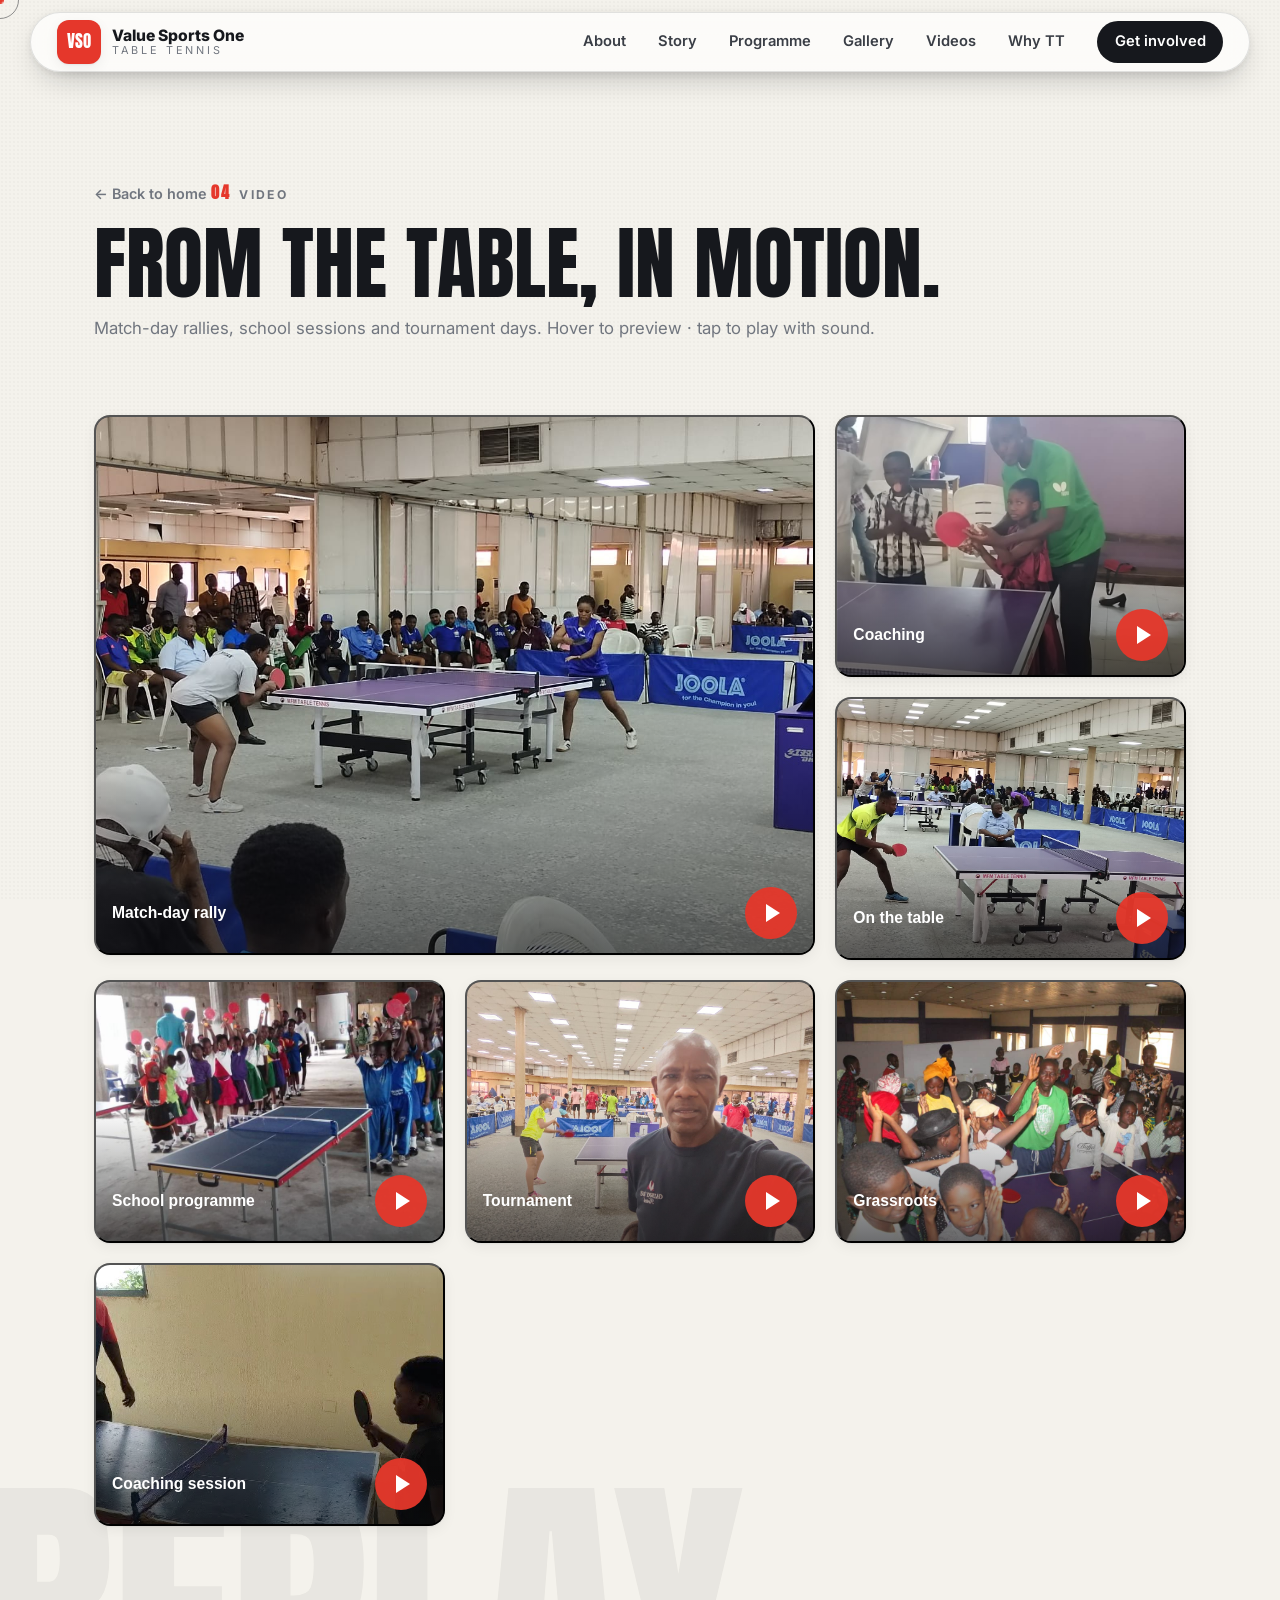
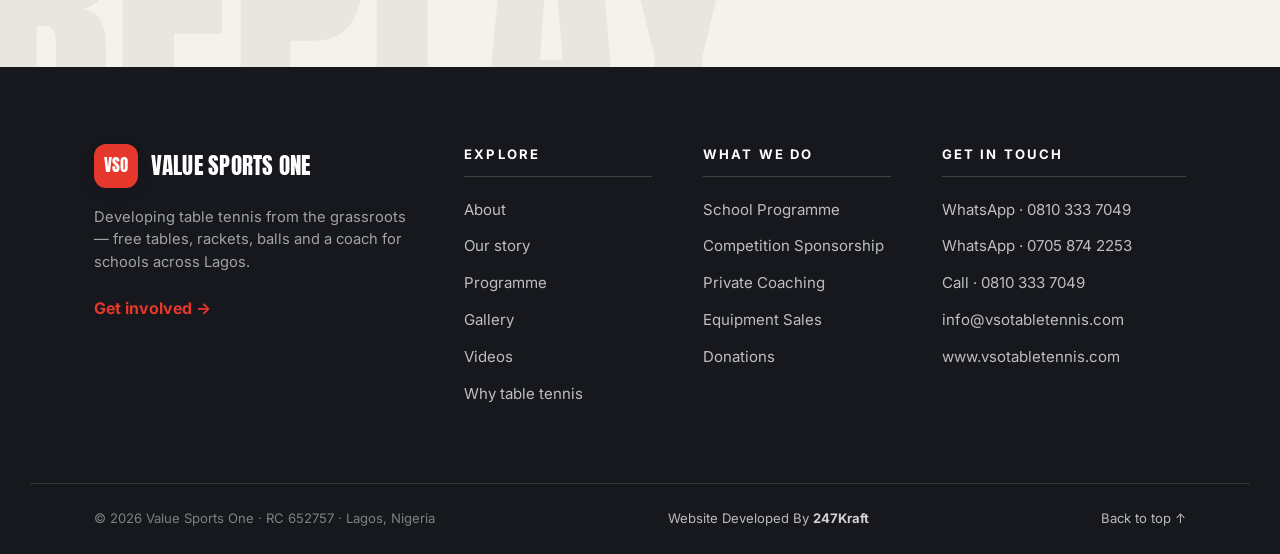
<file: videos.html>
<!DOCTYPE html>
<html lang="en">
<head>
<meta charset="UTF-8" />
<meta name="viewport" content="width=device-width, initial-scale=1.0" />
<title>Videos — VSO Table Tennis | Value Sports One</title>
<meta name="description" content="Video clips from Value Sports One (VSO) Table Tennis — match-day rallies, school coaching and tournament atmosphere across Lagos." />
<link rel="canonical" href="https://www.vsotabletennis.com/videos.html" />
<meta property="og:site_name" content="Value Sports One (VSO) Table Tennis" />
<meta property="og:title" content="Videos — VSO Table Tennis" />
<meta property="og:description" content="Match-day rallies, school coaching and tournament atmosphere across Lagos." />
<meta property="og:type" content="website" />
<meta property="og:url" content="https://www.vsotabletennis.com/videos.html" />
<meta property="og:image" content="https://www.vsotabletennis.com/assets/img/action/womens-singles-rally.jpg" />
<meta name="twitter:card" content="summary_large_image" />
<meta name="theme-color" content="#f4f2ee" />
<link rel="icon" href="favicon.svg" type="image/svg+xml" />
<link rel="preconnect" href="https://fonts.googleapis.com" />
<link rel="preconnect" href="https://fonts.gstatic.com" crossorigin />
<link href="https://fonts.googleapis.com/css2?family=Anton&family=Inter:wght@400;500;600;700;800&display=swap" rel="stylesheet" />
<link rel="stylesheet" href="styles-light.css" />
</head>
<body class="theme-light">

<!-- ===== INTRO SPLASH ===== -->
<div class="intro" id="intro" role="presentation">
  <div class="intro-inner">
    <span class="brand-badge">VSO</span>
    <span class="intro-name">Value Sports One</span>
    <span class="intro-desc">Table Tennis · <b>Service Provider &amp; Development</b></span>
    <span class="intro-bar"></span>
  </div>
</div>

<!-- ===== HEADER ===== -->
<header class="site-header" id="top">
  <div class="wrap header-inner">
    <a class="brand" href="index.html" aria-label="VSO Table Tennis home">
      <span class="brand-badge">VSO</span>
      <span class="brand-text">
        <span class="brand-name">Value Sports One</span>
        <span class="brand-sub">Table Tennis</span>
      </span>
    </a>
    <nav class="nav" id="nav" aria-label="Primary">
      <div class="nav-modal-head">
        <span class="nav-modal-title">Menu</span>
        <button class="nav-close" id="navClose" type="button" aria-label="Close menu"><span></span><span></span></button>
      </div>
      <a href="index.html#about">About</a>
      <a href="index.html#story">Story</a>
      <a href="index.html#programme">Programme</a>
      <a href="gallery.html">Gallery</a>
      <a href="videos.html">Videos</a>
      <a href="index.html#benefits">Why TT</a>
      <a href="index.html#contact" class="nav-cta">Get involved</a>
    </nav>
    <div class="nav-backdrop" id="navBackdrop"></div>
    <button class="nav-toggle" id="navToggle" aria-label="Open menu" aria-expanded="false" aria-controls="nav">
      <span></span><span></span><span></span>
    </button>
  </div>
</header>

<main>
  <!-- ===== PAGE HERO ===== -->
  <section class="page-hero">
    <div class="wrap">
      <a class="back-link" href="index.html">← Back to home</a>
      <p class="kicker"><span>04</span> Video</p>
      <h1>From the table, in motion.</h1>
      <p class="section-intro">Match-day rallies, school sessions and tournament days. Hover to preview · tap to play with sound.</p>
    </div>
  </section>

  <!-- ===== ALL VIDEOS ===== -->
  <section class="section videos media-page" id="videos">
    <div class="wrap">
      <div class="video-grid" id="videoGrid"><!-- built by light.js --></div>
    </div>
  </section>
</main>

<!-- ===== FOOTER ===== -->
<footer class="site-footer">
  <div class="wrap footer-grid">
    <div class="footer-col footer-about">
      <a class="footer-brand" href="index.html" aria-label="VSO Table Tennis home">
        <span class="brand-badge">VSO</span>
        <span class="footer-name">Value Sports One</span>
      </a>
      <p class="footer-tag">Developing table tennis from the grassroots — free tables, rackets, balls and a coach for schools across Lagos.</p>
      <a class="footer-cta" href="https://wa.me/2348103337049?text=Hello%20VSO%2C%20I%27d%20like%20to%20get%20involved%20with%20VSO%20Table%20Tennis." target="_blank" rel="noopener">Get involved →</a>
    </div>

    <nav class="footer-col" aria-label="Explore">
      <h3 class="footer-heading">Explore</h3>
      <ul class="footer-links">
        <li><a href="index.html#about">About</a></li>
        <li><a href="index.html#story">Our story</a></li>
        <li><a href="index.html#programme">Programme</a></li>
        <li><a href="gallery.html">Gallery</a></li>
        <li><a href="videos.html">Videos</a></li>
        <li><a href="index.html#benefits">Why table tennis</a></li>
      </ul>
    </nav>

    <nav class="footer-col" aria-label="What we do">
      <h3 class="footer-heading">What we do</h3>
      <ul class="footer-links">
        <li><a href="index.html#programme">School Programme</a></li>
        <li><a href="index.html#programme">Competition Sponsorship</a></li>
        <li><a href="index.html#programme">Private Coaching</a></li>
        <li><a href="index.html#programme">Equipment Sales</a></li>
        <li><a href="index.html#programme">Donations</a></li>
      </ul>
    </nav>

    <div class="footer-col footer-contact">
      <h3 class="footer-heading">Get in touch</h3>
      <ul class="footer-links">
        <li><a href="https://wa.me/2348103337049" target="_blank" rel="noopener">WhatsApp · 0810 333 7049</a></li>
        <li><a href="https://wa.me/2347058742253" target="_blank" rel="noopener">WhatsApp · 0705 874 2253</a></li>
        <li><a href="tel:+2348103337049">Call · 0810 333 7049</a></li>
        <li><a href="mailto:info@vsotabletennis.com">info@vsotabletennis.com</a></li>
        <li><a href="https://www.vsotabletennis.com">www.vsotabletennis.com</a></li>
      </ul>
    </div>
  </div>

  <div class="wrap footer-bottom">
    <span>© <span id="year"></span> Value Sports One · RC 652757 · Lagos, Nigeria</span>
    <a class="dev-credit" href="https://wa.me/2348102770008?text=Hi%20Steving%2C%20I%20saw%20your%20work%20on%20the%20VSO%20site%20%E2%80%94%20I%27d%20like%20a%20website." target="_blank" rel="noopener">Website Developed By <strong>247Kraft</strong></a>
    <a href="#top">Back to top ↑</a>
  </div>
</footer>

<!-- ===== STICKY MOBILE CTA ===== -->
<a class="mobile-cta" href="https://wa.me/2348103337049?text=Hello%20VSO%2C%20I%27d%20like%20to%20get%20involved%20with%20VSO%20Table%20Tennis." target="_blank" rel="noopener" aria-label="Chat with VSO on WhatsApp">
  <svg viewBox="0 0 24 24" width="28" height="28" fill="currentColor" aria-hidden="true"><path d="M12.04 2C6.58 2 2.13 6.45 2.13 11.91c0 1.75.46 3.45 1.32 4.95L2 22l5.25-1.38a9.9 9.9 0 0 0 4.79 1.22h.01c5.46 0 9.91-4.45 9.91-9.91 0-2.65-1.03-5.14-2.9-7.01A9.82 9.82 0 0 0 12.04 2Zm5.8 14.16c-.25.69-1.45 1.32-1.99 1.36-.53.05-1.03.24-3.48-.73-2.94-1.16-4.83-4.15-4.98-4.34-.15-.2-1.2-1.6-1.2-3.05 0-1.45.76-2.16 1.03-2.46.27-.3.59-.37.79-.37.2 0 .4 0 .57.01.18.01.43-.07.67.51.25.59.84 2.04.91 2.19.07.15.12.32.02.52-.1.2-.15.32-.3.49-.15.17-.31.38-.45.51-.15.15-.3.31-.13.6.17.3.76 1.25 1.63 2.02 1.12 1 2.07 1.31 2.36 1.46.3.15.47.12.64-.07.17-.2.74-.86.94-1.16.2-.3.4-.25.67-.15.27.1 1.71.81 2 .96.3.15.5.22.57.34.07.12.07.71-.18 1.4Z"/></svg>
  <span class="mobile-cta-label">Chat with us on WhatsApp</span>
</a>

<!-- ===== LIGHTBOX ===== -->
<div class="lightbox" id="lightbox" aria-hidden="true" role="dialog" aria-modal="true" aria-label="Media viewer">
  <button class="lb-close" id="lbClose" aria-label="Close">&times;</button>
  <button class="lb-nav lb-prev" id="lbPrev" aria-label="Previous">&#8249;</button>
  <button class="lb-nav lb-next" id="lbNext" aria-label="Next">&#8250;</button>
  <div class="lb-stage" id="lbStage"></div>
  <p class="lb-caption" id="lbCaption"></p>
</div>

<script src="light.js"></script>
</body>
</html>
</file>
<file: styles-light.css>
/* ==========================================================================
   VSO Table Tennis — styles-light.css
   Light editorial concept · cinematic showreel · custom cursor · fine motion.
   ========================================================================== */

:root {
  /* surfaces — warm paper */
  --paper:   #f4f2ec;
  --paper-2: #eae7df;
  --surface: #ffffff;
  --ink:     #16181d;
  --ink-2:   #3a3e46;
  --muted:   #71767f;
  --faint:   #9aa0a8;
  --line:    rgba(22,24,29,0.12);
  --line-2:  rgba(22,24,29,0.20);

  /* brand */
  --red:      #e5372b;
  --red-deep: #c01f14;
  --blue:     #2456d6;
  --green:    #149149;
  --accent:   var(--red);

  /* shadows — soft, layered */
  --sh-sm: 0 1px 2px rgba(22,24,29,.06), 0 4px 14px rgba(22,24,29,.06);
  --sh-md: 0 6px 18px rgba(22,24,29,.08), 0 24px 60px -24px rgba(22,24,29,.22);
  --sh-lg: 0 30px 80px -28px rgba(22,24,29,.40);

  --display: "Anton", "Arial Narrow", sans-serif;
  --sans: "Inter", system-ui, -apple-system, "Segoe UI", Roboto, sans-serif;

  --wrap: 1220px;
  --gutter: clamp(20px, 5vw, 68px);
  --radius: 16px;
  --radius-lg: 24px;
  --ease: cubic-bezier(.22,.61,.36,1);
  --ease-out: cubic-bezier(.16,1,.3,1);
  --pop: cubic-bezier(.34, 1.7, .5, 1);       /* springy overshoot — "jumps out" */
  --pop-soft: cubic-bezier(.3, 1.45, .5, 1);
}

* { box-sizing: border-box; margin: 0; padding: 0; }
html { scroll-behavior: smooth; }
@media (prefers-reduced-motion: reduce) { html { scroll-behavior: auto; } }

body {
  font-family: var(--sans);
  background: var(--paper);
  color: var(--ink);
  line-height: 1.62;
  -webkit-font-smoothing: antialiased;
  text-rendering: optimizeLegibility;
  overflow-x: hidden;
}
a { color: inherit; text-decoration: none; }
img, video { display: block; max-width: 100%; }
ul, ol { list-style: none; }

.wrap { width: 100%; max-width: var(--wrap); margin-inline: auto; padding-inline: var(--gutter); }

/* subtle paper grain */
body::before {
  content: ""; position: fixed; inset: 0; z-index: -1; pointer-events: none;
  background-image: radial-gradient(rgba(22,24,29,.022) 1px, transparent 1px);
  background-size: 4px 4px;
}

/* ---------- type ---------- */
.eyebrow { font-size: .74rem; letter-spacing: .24em; text-transform: uppercase; color: var(--muted); font-weight: 600; }
.eyebrow.light { color: rgba(255,255,255,.82); }
.kicker { display: inline-flex; align-items: baseline; gap: .6em; font-size: .76rem; letter-spacing: .2em; text-transform: uppercase; font-weight: 700; color: var(--muted); margin-bottom: 1.1rem; }
.kicker span { font-family: var(--display); font-size: 1rem; color: var(--red); }
.section-title { font-family: var(--display); font-weight: 400; font-size: clamp(2rem, 5.2vw, 3.7rem); line-height: .98; letter-spacing: .005em; text-transform: uppercase; }
.lead { font-size: clamp(1.05rem, 1.6vw, 1.24rem); color: var(--ink-2); }
p { color: var(--ink-2); }
strong { color: var(--ink); font-weight: 700; }
em { color: var(--muted); font-style: normal; }

.section { padding-block: clamp(76px, 11vw, 150px); }
.section-head { max-width: 780px; margin-bottom: clamp(36px, 6vw, 66px); }
.section-intro { margin-top: .9rem; color: var(--muted); font-size: 1.05rem; }
/* "View all" row under a preview section */
.section-more { margin-top: clamp(30px, 4vw, 52px); display: flex; justify-content: center; }

/* dedicated media pages (gallery.html / videos.html) */
.page-hero { padding: clamp(120px, 15vw, 180px) 0 clamp(18px, 3vw, 34px); }
.page-hero .back-link { display: inline-block; margin-bottom: 1.2rem; font-weight: 600; font-size: .9rem; color: var(--muted); transition: color .2s, transform .3s var(--pop); }
.page-hero .back-link:hover { color: var(--red); transform: translateX(-3px); }
.page-hero h1 { font-family: var(--display); font-weight: 400; text-transform: uppercase; font-size: clamp(2.6rem, 7vw, 5rem); line-height: .95; }
.media-page { padding-top: clamp(20px, 3vw, 40px); }

/* ---------- buttons ---------- */
.btn { position: relative; overflow: hidden; isolation: isolate; display: inline-flex; align-items: center; justify-content: center; gap: .55em; font-weight: 700; font-size: .95rem; padding: 1em 1.6em; border-radius: 999px; border: 1px solid transparent; cursor: pointer; transition: transform .3s var(--pop), border-color .25s, box-shadow .3s, color .3s; }
/* hover fill wipes up from the bottom */
.btn::before { content: ""; position: absolute; inset: 0; z-index: -1; transform: translateY(101%); transition: transform .4s var(--ease-out); }
.btn:hover { transform: translateY(-4px) scale(1.07); }
.btn:hover::before { transform: translateY(0); }
.btn:active { transform: translateY(-1px) scale(.96); transition-duration: .1s; }
/* arrow nudge on the label end */
.btn::after { content: "\2192"; display: inline-block; margin-left: -.15em; opacity: 0; max-width: 0; transform: translateX(-6px); transition: opacity .3s, transform .3s var(--ease-out), max-width .3s; }
.btn:hover::after { opacity: 1; max-width: 1.4em; transform: translateX(0); }

.btn-primary { background: var(--red); color: #fff; box-shadow: 0 12px 30px -12px rgba(229,55,43,.6); }
.btn-primary::before { background: var(--red-deep); }
.btn-primary:hover { box-shadow: 0 18px 40px -14px rgba(229,55,43,.78); }

.btn-ghost { background: transparent; border-color: var(--line-2); color: var(--ink); }
.btn-ghost::before { background: var(--ink); }
.btn-ghost:hover { color: #fff; border-color: var(--ink); }

.btn-block { width: 100%; }
@media (prefers-reduced-motion: reduce) {
  .btn::before, .btn::after { transition: none; }
  .btn:hover, .nav-cta:hover, .chip:hover, .video-card:hover, .benefit:hover,
  .tile:hover, .champ-card:hover, .contact-row:hover, .service-link:hover,
  .reel-toggle:hover, .brand:hover .brand-badge, .service:hover .service-num,
  .video-card:hover .v-play { transform: none; }
}

/* ---------- concept flag ---------- */
.concept-flag {
  position: fixed; bottom: 18px; left: 50%; transform: translateX(-50%);
  z-index: 150; font-size: .78rem; font-weight: 600; letter-spacing: .02em;
  background: var(--ink); color: #fff; padding: .55em 1.1em; border-radius: 999px;
  box-shadow: var(--sh-md); transition: transform .25s var(--ease), opacity .3s;
}
.concept-flag:hover { transform: translateX(-50%) translateY(-2px); }

/* ==========================================================================
   CUSTOM CURSOR
   ========================================================================== */
.cursor-dot, .cursor-ring {
  position: fixed; top: 0; left: 0; z-index: 9999; pointer-events: none;
  border-radius: 50%; mix-blend-mode: normal;
  will-change: transform; translate: -50% -50%;
}
.cursor-dot { width: 7px; height: 7px; background: var(--red); transition: opacity .2s, width .2s, height .2s; }
.cursor-ring {
  width: 38px; height: 38px; border: 1.5px solid rgba(22,24,29,.45);
  transition: width .28s var(--ease-out), height .28s var(--ease-out),
              background .28s, border-color .28s, opacity .25s;
  display: grid; place-items: center;
}
.cursor-ring .cursor-label {
  font-size: .62rem; font-weight: 700; letter-spacing: .12em; text-transform: uppercase;
  color: #fff; opacity: 0; transition: opacity .2s; white-space: nowrap;
}
/* hovering links/buttons → ring grows subtly */
body.cur-link .cursor-ring { width: 58px; height: 58px; border-color: var(--red); }
body.cur-link .cursor-dot { opacity: 0; }
/* hovering media → ring becomes a filled "View / Play" pill-circle */
body.cur-media .cursor-ring { width: 76px; height: 76px; background: var(--red); border-color: var(--red); }
body.cur-media .cursor-ring .cursor-label { opacity: 1; }
body.cur-media .cursor-dot { opacity: 0; }
body.cur-hidden .cursor-dot, body.cur-hidden .cursor-ring { opacity: 0; }
/* hide native cursor only when custom is active */
body.has-cursor, body.has-cursor a, body.has-cursor button, body.has-cursor .tile, body.has-cursor .video-card { cursor: none; }
@media (hover: none), (pointer: coarse) { .cursor-dot, .cursor-ring { display: none !important; } body.has-cursor, body.has-cursor * { cursor: auto; } }

/* ==========================================================================
   HEADER
   ========================================================================== */
/* ==========================================================================
   INTRO SPLASH — branded overlay on first open (homepage)
   ========================================================================== */
.intro { position: fixed; inset: 0; z-index: 9999; display: grid; place-items: center; text-align: center; background: var(--ink); color: #fff; transition: opacity .6s var(--ease), visibility .6s; }
.intro.intro--done { opacity: 0; visibility: hidden; }
.intro-inner { display: flex; flex-direction: column; align-items: center; gap: 1.1rem; padding: var(--gutter); }
.intro .brand-badge { width: 74px; height: 74px; font-size: 1.7rem; border-radius: 18px; transform: scale(.55); opacity: 0; animation: introPop .7s var(--pop) forwards; }
.intro-name { font-family: var(--display); text-transform: uppercase; font-size: clamp(2.1rem, 7vw, 3.6rem); line-height: .95; opacity: 0; animation: introUp .7s var(--ease-out) .14s forwards; }
.intro-desc { font-size: clamp(.72rem, 2.4vw, .92rem); letter-spacing: .22em; text-transform: uppercase; color: rgba(255,255,255,.62); opacity: 0; animation: introUp .7s var(--ease-out) .28s forwards; max-width: 90vw; }
.intro-desc b { color: var(--red); font-weight: 700; }
.intro-bar { width: 0; height: 2px; background: var(--red); margin-top: .3rem; animation: introBar 1.5s var(--ease) .3s forwards; }
@keyframes introPop { to { transform: scale(1); opacity: 1; } }
@keyframes introUp { from { transform: translateY(16px); opacity: 0; } to { transform: translateY(0); opacity: 1; } }
@keyframes introBar { to { width: 120px; } }
body.intro-lock { overflow: hidden; }
@media (prefers-reduced-motion: reduce) {
  .intro .brand-badge, .intro-name, .intro-desc { animation: none; opacity: 1; transform: none; }
  .intro-bar { animation: none; width: 120px; }
}

.site-header { position: fixed; inset: 0 0 auto 0; z-index: 100; padding: 0; transition: padding .4s var(--ease-out); }
/* on scroll the bar detaches into a floating, rounded pill */
.site-header.scrolled { padding: 12px clamp(12px, 4vw, 30px); }
.header-inner {
  display: flex; align-items: center; justify-content: space-between; height: 78px;
  border: 1px solid transparent; border-radius: 0;
  transition: height .35s var(--ease), background .35s var(--ease), box-shadow .35s var(--ease),
              border-color .35s, border-radius .4s var(--ease-out), padding .35s, backdrop-filter .35s;
}
.site-header.scrolled .header-inner {
  height: 60px; padding-inline: clamp(1rem, 2.4vw, 1.6rem);
  background: rgba(255,255,255,.72);
  -webkit-backdrop-filter: blur(14px) saturate(1.5); backdrop-filter: blur(14px) saturate(1.5);
  border-color: var(--line); border-radius: 999px;
  box-shadow: 0 12px 32px -12px rgba(16,18,22,.32), 0 2px 8px rgba(16,18,22,.08);
}
.brand { display: inline-flex; align-items: center; gap: .7rem; }
.brand-badge { font-family: var(--display); font-size: 1.05rem; color: #fff; background: var(--red); width: 44px; height: 44px; display: grid; place-items: center; border-radius: 12px; box-shadow: var(--sh-sm); transition: transform .4s var(--pop); }
.brand:hover .brand-badge { transform: rotate(-8deg) scale(1.12); }
.brand-text { display: flex; flex-direction: column; line-height: 1.05; }
.brand-name { font-weight: 800; font-size: .98rem; }
.brand-sub { font-size: .68rem; letter-spacing: .26em; text-transform: uppercase; color: var(--muted); }
.nav { display: flex; align-items: center; gap: 2rem; }
/* modal-only chrome — hidden on desktop, shown inside the mobile popup */
.nav-modal-head, .nav-backdrop { display: none; }
.nav a { font-size: .92rem; font-weight: 600; color: var(--ink-2); position: relative; white-space: nowrap; transition: color .2s; }
.nav a:not(.nav-cta)::after { content: ""; position: absolute; left: 0; bottom: -6px; width: 0; height: 2px; background: var(--red); transition: width .25s var(--ease); }
.nav a:not(.nav-cta):hover { color: var(--ink); }
.nav a:not(.nav-cta):hover::after { width: 100%; }
.nav a.nav-cta { background: var(--ink); color: #fff; padding: .6em 1.2em; border-radius: 999px; transition: background .2s, transform .3s var(--pop); }
.nav a.nav-cta:hover { background: var(--red); color: #fff; transform: translateY(-2px) scale(1.07); }
.nav a.nav-cta:active { transform: scale(.96); transition-duration: .1s; }
.nav-toggle { display: none; flex-direction: column; align-items: center; justify-content: center; gap: 5px; background: none; border: 0; cursor: pointer; width: 44px; height: 44px; margin-right: -8px; }
.nav-toggle span { width: 26px; height: 2px; background: var(--ink); border-radius: 2px; transition: transform .3s var(--ease), opacity .2s; }
.nav-toggle[aria-expanded="true"] span:nth-child(1) { transform: translateY(7px) rotate(45deg); }
.nav-toggle[aria-expanded="true"] span:nth-child(2) { opacity: 0; }
.nav-toggle[aria-expanded="true"] span:nth-child(3) { transform: translateY(-7px) rotate(-45deg); }

/* ==========================================================================
   HERO
   ========================================================================== */
.hero { position: relative; min-height: 100svh; display: flex; align-items: flex-end; padding-top: 112px; padding-bottom: clamp(46px, 6vw, 90px); overflow: hidden; }
.hero-media { position: absolute; inset: 0; z-index: 0; }
.hero-media img { width: 100%; height: 100%; object-fit: cover; object-position: 62% center; }
.hero-fade {
  position: absolute; inset: 0;
  background:
    linear-gradient(180deg, rgba(11,12,15,.52) 0%, rgba(11,12,15,.12) 28%, rgba(11,12,15,.5) 68%, rgba(244,242,236,.55) 90%, var(--paper) 100%),
    linear-gradient(90deg, rgba(11,12,15,.72) 0%, rgba(11,12,15,.22) 52%, rgba(11,12,15,0) 100%);
}
.hero-inner { position: relative; z-index: 1; width: 100%; }
.hero-copy { max-width: 660px; }
.hero .eyebrow.light { color: rgba(255,255,255,.85); }
.hero .eyebrow-meta { margin-top: .4rem; font-size: .68rem; letter-spacing: .2em; color: rgba(255,255,255,.62); }
.hero-title { font-family: var(--display); font-weight: 400; font-size: clamp(3rem, 8.4vw, 7rem); line-height: .9; letter-spacing: .005em; text-transform: uppercase; margin: .8rem 0 1.2rem; color: #fff; }
.hero-title .line { display: block; overflow: hidden; }
.hero-title .w { display: inline-block; transform: translateY(110%); opacity: 0; transition: transform .9s var(--ease-out), opacity .9s var(--ease-out); }
.hero.in .w { transform: translateY(0); opacity: 1; }
.hero-title .accent { color: var(--red); }
.hero-lead { max-width: 520px; font-size: clamp(1.02rem, 1.5vw, 1.2rem); color: rgba(255,255,255,.9); }
.hero-actions { display: flex; flex-wrap: wrap; gap: .9rem; margin-top: 2rem; }
.hero .btn-ghost { border-color: rgba(255,255,255,.5); color: #fff; }
.hero .btn-ghost::before { background: #fff; }
.hero .btn-ghost:hover { border-color: #fff; color: var(--ink); }
.hero-scroll { position: absolute; left: 50%; bottom: 22px; transform: translateX(-50%); width: 26px; height: 42px; border: 2px solid rgba(255,255,255,.4); border-radius: 14px; z-index: 1; }
.hero-scroll span { position: absolute; left: 50%; top: 8px; width: 4px; height: 8px; background: #fff; border-radius: 2px; transform: translateX(-50%); animation: scrolldot 1.8s infinite; }
@keyframes scrolldot { 0% { opacity: 0; transform: translate(-50%, 0); } 40% { opacity: 1; } 80% { opacity: 0; transform: translate(-50%, 12px); } }
@media (prefers-reduced-motion: reduce) { .hero-scroll span { animation: none; } }

/* header legibility over the photo hero (top of page only) */
.site-header:not(.scrolled) .brand-name { color: #fff; }
.site-header:not(.scrolled) .brand-sub { color: rgba(255,255,255,.7); }
/* these colour the inline desktop nav over the hero — must NOT leak into the
   mobile modal (white links on a white card = invisible), so desktop-only.
   Matches the nav-collapse breakpoint (1080px). */
@media (min-width: 1081px) {
  .site-header:not(.scrolled) .nav a:not(.nav-cta) { color: rgba(255,255,255,.92); }
  .site-header:not(.scrolled) .nav a:not(.nav-cta):hover { color: #fff; }
  .site-header:not(.scrolled) .nav-cta { background: rgba(11,12,15,.34); border: 1px solid rgba(255,255,255,.6); color: #fff; backdrop-filter: blur(6px); }
  .site-header:not(.scrolled) .nav-cta:hover { background: var(--red); border-color: var(--red); color: #fff; }
}
.site-header:not(.scrolled) .nav-toggle span { background: #fff; }

/* ==========================================================================
   TICKER
   ========================================================================== */
.ticker { border-block: 1px solid var(--line); background: var(--surface); overflow: hidden; padding-block: 16px; }
.ticker-row { display: inline-flex; align-items: center; gap: 1.5rem; white-space: nowrap; font-family: var(--display); font-size: 1.25rem; letter-spacing: .03em; text-transform: uppercase; color: var(--ink); animation: tick 30s linear infinite; }
.ticker-row i { color: var(--red); font-style: normal; }
@keyframes tick { to { transform: translateX(-50%); } }
@media (prefers-reduced-motion: reduce) { .ticker-row { animation: none; } }

/* ==========================================================================
   STORY
   ========================================================================== */
.story-grid { display: grid; grid-template-columns: 1.05fr .95fr; gap: clamp(32px, 6vw, 84px); align-items: center; }
.story-copy p + p { margin-top: 1.1rem; }
.story-copy .lead { margin-top: 1.6rem; margin-bottom: 2rem; padding-bottom: .4rem; }
.signature { display: flex; align-items: center; gap: 1.1rem; margin-top: 2rem; padding-top: 1.5rem; border-top: 1px solid var(--line); }
.sig-photo { width: 66px; height: 66px; border-radius: 50%; object-fit: cover; object-position: center 25%; flex: none; border: 3px solid var(--red); box-shadow: var(--sh-sm); transition: transform .4s var(--pop); }
.signature:hover .sig-photo { transform: scale(1.08) rotate(-4deg); }
.sig-text { display: flex; flex-direction: column; }
.sig-name { display: block; font-family: var(--display); font-size: 1.3rem; }
.sig-role { display: block; font-size: .85rem; color: var(--muted); }
.story { padding-top: clamp(34px, 5vw, 66px); }
.story-figure { position: relative; border-radius: var(--radius-lg); box-shadow: var(--sh-lg); }
.story-figure img { width: 100%; aspect-ratio: 5/4; object-fit: cover; border-radius: var(--radius-lg); display: block; }
.story-cap {
  margin-top: 1.1rem; padding: 1rem 1.2rem;
  font-family: "Caveat", cursive; font-weight: 700;
  font-size: clamp(1.4rem, 2.3vw, 1.9rem); line-height: 1.28;
  color: var(--ink); border-left: 3px solid var(--red); background: rgba(229,55,43,.04);
  border-radius: 0 10px 10px 0;
}
/* shape-line corner bracket — laps up into the section above */
.story-figure::before {
  content: ""; position: absolute; left: -14px; top: -14px; width: 74px; height: 74px;
  border-left: 3px solid var(--red); border-top: 3px solid var(--red);
  z-index: 2; pointer-events: none;
}
@media (min-width: 861px) {
  .story-figure { margin-top: -84px; } /* overlap the previous section */
}

/* About us — two-column editorial */
.about { padding-top: clamp(40px, 6vw, 80px); }
.about-grid { display: grid; grid-template-columns: .82fr 1.18fr; gap: clamp(28px, 6vw, 84px); align-items: start; }
.about-head { position: sticky; top: 120px; }
.about-statement { font-size: clamp(1.35rem, 2.6vw, 2.05rem); font-weight: 600; line-height: 1.34; letter-spacing: -.01em; color: var(--ink); }
.about-statement em { color: var(--red); font-style: normal; }
.about-facts { display: grid; grid-template-columns: repeat(3, 1fr); gap: 0; margin-top: clamp(28px, 4vw, 44px); border-top: 1px solid var(--line); }
.about-facts .fact { padding: 1.25rem 0 0; border-right: 1px solid var(--line); padding-right: 1.2rem; }
.about-facts .fact:last-child { border-right: 0; }
.about-facts dt { font-size: .72rem; letter-spacing: .2em; text-transform: uppercase; font-weight: 700; color: var(--muted); margin-bottom: .5rem; }
.about-facts dd { margin: 0; font-family: var(--display); font-size: clamp(1rem, 1.5vw, 1.25rem); line-height: 1.05; text-transform: uppercase; color: var(--ink); }

/* ==========================================================================
   PROGRAMME / SERVICES
   ========================================================================== */
.services { border-top: 1px solid var(--line); }
.service { display: grid; grid-template-columns: auto 1fr auto; align-items: center; gap: clamp(16px, 4vw, 48px); padding: clamp(22px, 3.4vw, 38px) 0; border-bottom: 1px solid var(--line); position: relative; transition: padding-left .35s var(--ease); }
.service::before { content: ""; position: absolute; inset: 0 0 0 -100vw; background: linear-gradient(90deg, transparent, rgba(229,55,43,.05)); opacity: 0; transition: opacity .3s; pointer-events: none; }
.service:hover::before { opacity: 1; }
.service:hover { padding-left: 14px; }
.service-num { font-family: var(--display); font-size: clamp(1.6rem, 3vw, 2.4rem); color: var(--faint); transition: color .3s, transform .4s var(--pop); }
.service:hover .service-num { color: var(--red); transform: scale(1.22) translateX(4px); }
.service-body h3 { font-size: clamp(1.25rem, 2.4vw, 1.75rem); font-weight: 800; letter-spacing: -.01em; }
.service-body p { margin-top: .4rem; max-width: 62ch; font-size: .98rem; }
.service-link { font-weight: 700; font-size: .82rem; letter-spacing: .04em; text-transform: uppercase; color: var(--ink); border: 1px solid var(--line-2); border-radius: 999px; padding: .7em 1.25em; white-space: nowrap; transition: background .2s, color .2s, border-color .2s, transform .3s var(--pop); }
.service-link:hover { background: var(--ink); color: #fff; border-color: var(--ink); transform: scale(1.09); }
.service-link:active { transform: scale(.96); transition-duration: .1s; }

/* ==========================================================================
   SHOWREEL — sticky parallax video
   ========================================================================== */
/* Desktop / tablet: full-bleed cinematic showreel */
.showreel { position: relative; }
.showreel-track { height: 230vh; position: relative; }
.showreel-sticky { position: sticky; top: 0; height: 100vh; overflow: hidden; display: grid; place-items: center; background: var(--ink); }
.showreel-video { position: absolute; inset: 0; will-change: transform; }
.showreel-video video { width: 100%; height: 100%; object-fit: cover; }
.showreel-scrim { position: absolute; inset: 0; background: linear-gradient(180deg, rgba(11,12,15,.45), rgba(11,12,15,.15) 40%, rgba(11,12,15,.7)); }
.showreel-overlay { position: relative; z-index: 2; text-align: center; color: #fff; padding-inline: var(--gutter); }
.showreel-title { font-family: var(--display); font-weight: 400; text-transform: uppercase; font-size: clamp(2.2rem, 6.5vw, 5rem); line-height: .95; margin: 1rem 0 0; }
.reel-toggle { display: inline-flex; align-items: center; gap: .7em; background: rgba(255,255,255,.12); border: 1px solid rgba(255,255,255,.4); color: #fff; padding: .7em 1.3em .7em .8em; border-radius: 999px; cursor: pointer; font-weight: 700; font-size: .9rem; letter-spacing: .02em; backdrop-filter: blur(6px); transition: background .25s, transform .3s var(--pop); }
.reel-toggle:hover { background: var(--red); border-color: var(--red); transform: translateY(-3px) scale(1.07); }
.reel-toggle:active { transform: scale(.96); transition-duration: .1s; }
.reel-ico { width: 30px; height: 30px; border-radius: 50%; background: #fff; display: grid; place-items: center; }
.reel-ico::before { content: ""; }
.reel-ico[data-state="play"]::before { width: 0; height: 0; margin-left: 3px; border-left: 11px solid var(--ink); border-top: 7px solid transparent; border-bottom: 7px solid transparent; }
.reel-ico[data-state="pause"]::before { width: 9px; height: 11px; border-left: 3px solid var(--ink); border-right: 3px solid var(--ink); }
.showreel-progress { position: absolute; left: 0; right: 0; bottom: 0; height: 4px; background: rgba(255,255,255,.16); z-index: 3; }
.showreel-progress span { display: block; height: 100%; width: 0; background: var(--red); }

/* ==========================================================================
   VIDEOS
   ========================================================================== */
.video-grid { display: grid; grid-template-columns: repeat(3, 1fr); gap: 20px; }
.video-grid .video-card:first-child { grid-column: span 2; grid-row: span 2; }
.video-card { position: relative; border-radius: var(--radius); overflow: hidden; cursor: pointer; background: var(--ink); box-shadow: var(--sh-sm); aspect-ratio: 4/3; transition: transform .4s var(--pop), box-shadow .4s; }
.video-card:hover { transform: translateY(-8px) scale(1.04); box-shadow: var(--sh-lg); z-index: 2; }
.video-card img, .video-card video { position: absolute; inset: 0; width: 100%; height: 100%; object-fit: cover; }
.video-card video { opacity: 0; transition: opacity .4s; }
.video-card.playing video { opacity: 1; }
.video-card::after { content: ""; position: absolute; inset: 0; background: linear-gradient(transparent 50%, rgba(11,12,15,.6)); }
.video-card .v-meta { position: absolute; left: 16px; right: 16px; bottom: 14px; z-index: 2; display: flex; align-items: center; justify-content: space-between; gap: 10px; color: #fff; }
.video-card .v-title { font-weight: 700; font-size: .98rem; }
.video-card .v-play { width: 52px; height: 52px; border-radius: 50%; background: rgba(229,55,43,.95); display: grid; place-items: center; flex: none; transition: transform .35s var(--pop); }
.video-card:hover .v-play { transform: scale(1.22); }
.video-card .v-play::before { content: ""; width: 0; height: 0; margin-left: 4px; border-left: 14px solid #fff; border-top: 9px solid transparent; border-bottom: 9px solid transparent; }

/* ==========================================================================
   GALLERY
   ========================================================================== */
.gallery-filters { display: flex; flex-wrap: wrap; gap: .6rem; margin-bottom: 2rem; }
.chip { font-family: var(--sans); font-size: .85rem; font-weight: 600; color: var(--muted); background: var(--surface); border: 1px solid var(--line); padding: .55em 1.15em; border-radius: 999px; min-height: 44px; display: inline-flex; align-items: center; cursor: pointer; transition: color .2s, background .2s, border-color .2s, transform .3s var(--pop); }
.chip:hover { color: var(--ink); border-color: var(--line-2); transform: translateY(-3px) scale(1.06); }
.chip:active { transform: scale(.96); transition-duration: .1s; }
.chip.is-active { color: #fff; background: var(--red); border-color: var(--red); }
.masonry { columns: 3; column-gap: 18px; }
.tile { position: relative; margin-bottom: 18px; border-radius: var(--radius); overflow: hidden; cursor: pointer; break-inside: avoid; background: var(--surface); box-shadow: var(--sh-sm); transition: transform .35s var(--pop), box-shadow .3s; }
.tile:hover { transform: scale(1.05); box-shadow: var(--sh-lg); z-index: 3; }
.tile img { width: 100%; height: auto; transition: transform .6s var(--ease); }
.tile::after { content: ""; position: absolute; inset: 0; background: linear-gradient(transparent 60%, rgba(11,12,15,.45)); opacity: 0; transition: opacity .3s; }
.tile-tag { position: absolute; top: 12px; left: 12px; z-index: 2; font-size: .66rem; font-weight: 700; letter-spacing: .12em; text-transform: uppercase; color: var(--ink); background: rgba(255,255,255,.9); backdrop-filter: blur(6px); padding: .35em .7em; border-radius: 6px; }
.tile:hover img { transform: scale(1.02); }
.tile:hover::after { opacity: 1; }
.tile.is-hidden { display: none; }

/* ==========================================================================
   CHAMPIONS
   ========================================================================== */
/* editorial feature rows — image pops in from its frame beside a giant statement */
.champ-feature { display: grid; grid-template-columns: 1.12fr .88fr; gap: clamp(28px, 5vw, 76px); align-items: center; margin-top: clamp(44px, 6vw, 88px); }
.champ-feature.reverse { grid-template-columns: .88fr 1.12fr; }
.champ-feature.reverse .champ-shot { order: 2; }
.champ-feature.reverse .champ-said { order: 1; }

.champ-shot {
  position: relative; border-radius: var(--radius-lg); overflow: hidden; box-shadow: var(--sh-lg);
  clip-path: inset(0 101% 0 0 round var(--radius-lg));
  transition: clip-path 1s var(--ease-out), transform .45s var(--pop), box-shadow .45s;
}
.champ-feature.reverse .champ-shot { clip-path: inset(0 0 0 101% round var(--radius-lg)); }
.champ-shot.in,
.champ-feature.reverse .champ-shot.in { clip-path: inset(0 0 0 0 round var(--radius-lg)); }
.champ-shot img { width: 100%; aspect-ratio: 4/3; object-fit: cover; transform: scale(1.25); transition: transform 1.2s var(--pop); }
.champ-shot.face img { object-position: center top; }
.champ-shot.in img { transform: scale(1); }
.champ-shot:hover { transform: translateY(-6px) scale(1.015); }
.champ-cap {
  position: absolute; left: 0; right: 0; bottom: 0; z-index: 2;
  padding: 1.6rem 1.2rem .95rem; margin: 0;
  font-size: .82rem; letter-spacing: .14em; text-transform: uppercase; font-weight: 700; color: #fff;
  background: linear-gradient(to top, rgba(11,12,15,.82), rgba(11,12,15,0));
}

.champ-said { position: relative; isolation: isolate; }
.champ-said::before { /* on-brand ring shape behind the number */
  content: ""; position: absolute; left: -34px; top: -46px; width: 150px; height: 150px;
  border: 2px solid rgba(229,55,43,.28); border-radius: 50%; z-index: -1;
}
.champ-index { font-family: var(--display); font-size: clamp(1.6rem, 3vw, 2.4rem); color: var(--red); display: block; margin-bottom: .6rem; }
.champ-big { font-size: clamp(1.9rem, 4vw, 3.4rem); font-weight: 800; line-height: 1.04; letter-spacing: -.02em; color: #fff; }
.champ-big em { color: var(--red); font-style: normal; }
.champ-sub { margin-top: 1.3rem; color: rgba(255,255,255,.62); font-size: 1.06rem; max-width: 44ch; }

@media (prefers-reduced-motion: reduce) {
  .champ-shot { clip-path: inset(0 0 0 0 round var(--radius-lg)); transition: none; }
  .champ-shot img { transform: none; transition: none; }
}

/* ==========================================================================
   CONTACT
   ========================================================================== */
.contact-grid { display: grid; grid-template-columns: 1fr 1fr; gap: clamp(32px, 6vw, 72px); align-items: start; }
.contact-copy .lead { margin-bottom: 1.8rem; }
.contact-methods { display: grid; gap: 10px; }
.contact-row { display: flex; align-items: baseline; justify-content: space-between; gap: 1rem; padding: 1.1rem 1.3rem; background: var(--surface); border: 1px solid var(--line); border-radius: var(--radius); box-shadow: var(--sh-sm); transition: border-color .25s, transform .32s var(--pop), box-shadow .3s; }
.contact-row:hover { border-color: var(--red); transform: translateX(8px) scale(1.02); box-shadow: var(--sh-md); }
.contact-label { font-size: .72rem; letter-spacing: .18em; text-transform: uppercase; color: var(--muted); }
.contact-value { font-weight: 700; font-size: 1.05rem; text-align: right; }
.contact-note { display: block; margin-top: .3rem; font-size: .8rem; font-weight: 600; color: var(--muted); }
.footer-address { color: rgba(255,255,255,.6); font-size: .9rem; line-height: 1.55; }
.contact-form { background: var(--surface); border: 1px solid var(--line); border-radius: var(--radius-lg); padding: clamp(24px, 3vw, 38px); box-shadow: var(--sh-md); }
.contact-form h3 { font-size: 1.3rem; font-weight: 800; margin-bottom: 1.3rem; }
.contact-form label { display: block; margin-bottom: 1rem; }
.contact-form label span { display: block; font-size: .82rem; color: var(--muted); margin-bottom: .4rem; font-weight: 600; }
.contact-form label span i { color: var(--faint); font-style: normal; }
.contact-form input, .contact-form select, .contact-form textarea { width: 100%; font-family: inherit; font-size: .98rem; color: var(--ink); background: var(--paper); border: 1px solid var(--line-2); border-radius: 10px; padding: .8em .9em; transition: border-color .2s, box-shadow .2s, background .2s; }
.contact-form input::placeholder, .contact-form textarea::placeholder { color: var(--faint); }
.contact-form input:focus, .contact-form select:focus, .contact-form textarea:focus { outline: none; border-color: var(--red); background: #fff; box-shadow: 0 0 0 3px rgba(229,55,43,.14); }
.contact-form textarea { resize: vertical; }
.form-note { margin-top: 1rem; font-size: .88rem; color: var(--muted); text-align: center; }
.form-note a { color: var(--red); font-weight: 600; }

/* ==========================================================================
   FOOTER
   ========================================================================== */
.site-footer { background: var(--ink); color: rgba(255,255,255,.66); }
.footer-grid {
  display: grid; grid-template-columns: 1.7fr 1fr 1fr 1.3fr; gap: clamp(28px, 4vw, 56px);
  padding-block: clamp(48px, 6vw, 82px);
}
.footer-about { max-width: 340px; }
.footer-brand { display: inline-flex; align-items: center; gap: .8rem; margin-bottom: 1.1rem; }
.footer-name { font-family: var(--display); font-size: 1.45rem; letter-spacing: .01em; text-transform: uppercase; color: #fff; }
.footer-tag { font-size: .92rem; line-height: 1.55; color: rgba(255,255,255,.6); margin-bottom: 1.4rem; }
.footer-cta { font-weight: 700; color: var(--red); transition: color .2s, transform .3s var(--pop); display: inline-block; }
.footer-cta:hover { color: #fff; transform: translateX(4px); }
.footer-heading {
  font-family: var(--body); font-size: .82rem; font-weight: 700; letter-spacing: .16em;
  text-transform: uppercase; color: #fff; margin-bottom: 1.2rem;
  padding-bottom: .7rem; border-bottom: 1px solid rgba(255,255,255,.18);
}
.footer-links { list-style: none; display: flex; flex-direction: column; gap: .68rem; }
.footer-links a { font-size: .94rem; color: rgba(255,255,255,.72); transition: color .2s, padding-left .2s var(--ease); }
.footer-links a:hover { color: #fff; padding-left: 5px; }
.footer-bottom {
  display: flex; flex-wrap: wrap; gap: 1rem; justify-content: space-between; align-items: center;
  padding-block: 1.5rem; border-top: 1px solid rgba(255,255,255,.12);
  font-size: .82rem; color: rgba(255,255,255,.45);
}
.footer-bottom a { color: rgba(255,255,255,.7); }
.footer-bottom a:hover { color: var(--red); }
.dev-credit { color: rgba(255,255,255,.45); }
.dev-credit strong { color: rgba(255,255,255,.8); font-weight: 700; }
.dev-credit:hover, .dev-credit:hover strong { color: var(--red); }

/* ==========================================================================
   LIGHTBOX
   ========================================================================== */
.lightbox { position: fixed; inset: 0; z-index: 200; background: rgba(20,22,26,.86); backdrop-filter: blur(10px); display: flex; align-items: center; justify-content: center; opacity: 0; visibility: hidden; transition: opacity .3s, visibility .3s; }
.lightbox.open { opacity: 1; visibility: visible; }
.lb-stage { max-width: min(1100px, 92vw); max-height: 82vh; display: flex; align-items: center; justify-content: center; opacity: 0; transform: scale(.92) translateY(10px); transition: transform .42s var(--ease-out), opacity .32s var(--ease); }
.lightbox.open .lb-stage { opacity: 1; transform: scale(1) translateY(0); }
@media (prefers-reduced-motion: reduce) { .lb-stage { transition: opacity .2s; transform: none; } }
.lb-stage img, .lb-stage video { max-width: 92vw; max-height: 82vh; width: auto; height: auto; border-radius: 12px; box-shadow: var(--sh-lg); }
.lb-caption { position: absolute; bottom: 22px; left: 0; right: 0; text-align: center; font-size: .9rem; color: rgba(255,255,255,.85); padding-inline: 1rem; }
.lb-close, .lb-nav { position: absolute; z-index: 2; background: rgba(255,255,255,.12); border: 1px solid rgba(255,255,255,.3); color: #fff; cursor: pointer; display: grid; place-items: center; transition: background .2s, transform .3s var(--pop); }
.lb-close { top: 22px; right: 22px; width: 46px; height: 46px; border-radius: 50%; font-size: 1.6rem; }
.lb-nav { top: 50%; transform: translateY(-50%); width: 52px; height: 52px; border-radius: 50%; font-size: 1.9rem; }
.lb-prev { left: 18px; } .lb-next { right: 18px; }
.lb-close:hover, .lb-nav:hover { background: var(--red); border-color: var(--red); }
.lb-close:hover { transform: scale(1.15) rotate(90deg); }
.lb-nav:hover { transform: translateY(-50%) scale(1.18); }

/* ==========================================================================
   REVEAL
   ========================================================================== */
[data-reveal] { opacity: 0; transform: translateY(28px); transition: opacity .8s var(--ease-out), transform .8s var(--ease-out); }
[data-reveal].in { opacity: 1; transform: none; }
@media (prefers-reduced-motion: reduce) {
  [data-reveal] { opacity: 1; transform: none; transition: none; }
  .hero-title .w { opacity: 1; transform: none; transition: none; }
}

/* ==========================================================================
   BACKGROUND SYSTEM — oversized ghost type behind the sections.
   ========================================================================== */
.theme-light main > section { position: relative; }
.theme-light main > section > .wrap { position: relative; z-index: 2; }

/* ghost typography */
.ghost {
  position: absolute; z-index: 0; pointer-events: none; user-select: none;
  font-family: var(--display); text-transform: uppercase; line-height: .78;
  letter-spacing: -.01em; white-space: nowrap;
  color: rgba(22,24,29,.05);
}
.ghost.lite { color: rgba(255,255,255,.06); }
.ghost.red  { color: rgba(229,55,43,.07); }
/* clip ghost bleed to the section (avoids page overflow) */
.theme-light .story, .theme-light .programme, .theme-light .videos,
.theme-light .gallery, .theme-light .contact, .theme-light .champions,
.theme-light .benefits { overflow: hidden; }

/* ==========================================================================
   BRAND BAND — full-bleed orange brand moment
   ========================================================================== */
.band { background: var(--red); color: #fff; text-align: center; padding-block: clamp(66px, 9vw, 124px); }
.band-inner { display: flex; flex-direction: column; align-items: center; gap: 1.5rem; }
.band .eyebrow.light { color: rgba(255,255,255,.85); }
.band-title { font-family: var(--display); font-weight: 400; text-transform: uppercase; font-size: clamp(2.2rem, 6vw, 4.7rem); line-height: .94; letter-spacing: .01em; }
.btn-on-brand { background: #fff; color: var(--red); box-shadow: 0 14px 34px -14px rgba(0,0,0,.45); }
.btn-on-brand::before { background: var(--ink); }
.btn-on-brand:hover { color: #fff; }

/* ==========================================================================
   DARK INTERLUDE — Champions on charcoal for contrast
   ========================================================================== */
.champions { background: var(--ink); color: #fff; }
.champions .kicker { color: rgba(255,255,255,.62); }
.champions .kicker span { color: var(--red); }
.champions .section-title { color: #fff; }
.champions .section-intro { color: rgba(255,255,255,.62); }

/* ==========================================================================
   WHY TABLE TENNIS — benefit cards
   ========================================================================== */
.benefit-grid { display: grid; grid-template-columns: repeat(4, 1fr); gap: 18px; }
.benefit {
  position: relative; overflow: hidden;
  background: var(--surface); border: 1px solid var(--line);
  border-radius: var(--radius); padding: clamp(20px, 2.4vw, 30px);
  box-shadow: var(--sh-sm);
  transition: transform .38s var(--pop), box-shadow .38s, border-color .3s;
}
.benefit::before { content: ""; position: absolute; left: 0; top: 0; width: 100%; height: 3px; background: var(--red); transform: scaleX(0); transform-origin: left; transition: transform .4s var(--ease); }
.benefit:hover { transform: translateY(-8px) scale(1.035); box-shadow: var(--sh-lg); border-color: var(--line-2); z-index: 2; }
.benefit:hover::before { transform: scaleX(1); }
.benefit h3 { font-family: var(--display); font-weight: 400; text-transform: uppercase; font-size: 1.5rem; letter-spacing: .02em; margin-bottom: 1rem; }
.benefit ul li { font-size: .92rem; color: var(--ink-2); padding: .55rem 0 .55rem 1.1rem; position: relative; border-top: 1px solid var(--line); }
.benefit ul li:first-child { border-top: 0; }
.benefit ul li::before { content: ""; position: absolute; left: 0; top: 1.2rem; width: 5px; height: 5px; border-radius: 50%; background: var(--red); }
/* recognition / trust strip */
.cred-list { list-style: none; display: grid; grid-template-columns: repeat(3, 1fr); column-gap: clamp(28px, 4vw, 60px); border-top: 1px solid var(--line); }
.cred-item { padding: 1.15rem 0; border-bottom: 1px solid var(--line); display: flex; flex-direction: column; gap: .2rem; }
.cred-item .nm { font-family: var(--display); font-weight: 400; text-transform: uppercase; font-size: clamp(1.1rem, 1.7vw, 1.4rem); line-height: 1.02; letter-spacing: .01em; color: var(--ink); }
.cred-item .rl { font-size: .74rem; letter-spacing: .12em; text-transform: uppercase; font-weight: 700; color: var(--red); }

.benefit-foot { text-align: center; margin-top: 2.4rem; font-size: clamp(1.05rem, 2vw, 1.35rem); color: var(--ink); }
.benefit-foot strong { color: var(--red); }

/* benefits — "great for every age" + "more benefits" sub-blocks */
.benefits-sub { margin-top: clamp(46px, 7vw, 88px); }
.benefits-subhead { font-family: var(--display); font-weight: 400; text-transform: uppercase; font-size: clamp(1.5rem, 3.4vw, 2.3rem); letter-spacing: .02em; margin-bottom: clamp(20px, 3vw, 32px); }
.age-grid { display: grid; grid-template-columns: repeat(3, 1fr); gap: 18px; }
.age-card { padding: 1.7rem 1.6rem; background: var(--surface); border: 1px solid var(--line); border-top: 3px solid var(--red); border-radius: var(--radius); }
.age-card h3 { font-family: var(--display); font-weight: 400; text-transform: uppercase; font-size: 1.6rem; letter-spacing: .02em; margin-bottom: .7rem; }
.age-card p { color: var(--ink-2); font-size: .98rem; line-height: 1.6; }
.more-grid { display: grid; grid-template-columns: repeat(3, 1fr); column-gap: clamp(28px, 4vw, 60px); }
.more-item { padding: 1.5rem 0; border-top: 1px solid var(--line); }
.more-item h4 { display: flex; gap: .6em; font-family: var(--body); font-size: .82rem; letter-spacing: .12em; text-transform: uppercase; font-weight: 700; color: var(--ink); margin-bottom: .55rem; }
.more-item h4 i { font-family: var(--display); font-style: normal; color: var(--red); font-size: 1rem; line-height: 1; }
.more-item p { color: var(--ink-2); font-size: .95rem; line-height: 1.55; }

/* ==========================================================================
   ENDORSEMENT BAND — full-bleed photo, fades to paper
   ========================================================================== */
.endorse { display: grid; grid-template-columns: 1fr 1.1fr; align-items: stretch; min-height: 70vh; background: var(--ink); }
.endorse-copy { align-self: center; padding: clamp(40px, 6vw, 88px) clamp(28px, 5vw, 72px); max-width: 640px; justify-self: end; }
.endorse-copy .eyebrow { color: var(--red); }
.endorse-copy h2 { font-family: var(--display); font-weight: 400; text-transform: uppercase; font-size: clamp(2.2rem, 4vw, 3.8rem); line-height: .98; margin: 1rem 0 1.2rem; color: #fff; }
.endorse-copy p { color: rgba(255,255,255,.82); font-size: 1.08rem; line-height: 1.6; }
.endorse-media { margin: 0; position: relative; overflow: hidden; }
.endorse-media img { width: 100%; height: 100%; object-fit: cover; object-position: center 30%; display: block; }

/* ==========================================================================
   STICKY MOBILE CTA — always-available WhatsApp action on phones
   ========================================================================== */
.mobile-cta { display: none; }
@media (max-width: 760px) {
  .mobile-cta {
    display: grid; place-items: center;
    position: fixed; right: 16px; bottom: calc(16px + env(safe-area-inset-bottom, 0px));
    z-index: 90; width: 56px; height: 56px; padding: 0; border-radius: 50%;
    background: #25d366; color: #fff;
    box-shadow: 0 10px 26px -6px rgba(0,0,0,.45);
    transition: transform .3s var(--pop);
  }
  .mobile-cta:active { transform: scale(.9); transition-duration: .1s; }
  /* keep the label for screen readers only */
  .mobile-cta-label { position: absolute; width: 1px; height: 1px; padding: 0; margin: -1px; overflow: hidden; clip: rect(0 0 0 0); white-space: nowrap; border: 0; }
}

/* ==========================================================================
   BRAND SHAPES — one ball-derived language: rings, an arc, one soft glow
   ========================================================================== */
/* big outlined ring bleeding off the programme section */
.theme-light .programme::after {
  content: ""; position: absolute; z-index: 0; pointer-events: none;
  width: clamp(340px, 36vw, 540px); aspect-ratio: 1; border-radius: 50%;
  border: 2px solid rgba(22,24,29,.08);
  left: -9%; top: 46%; transform: translateY(-50%);
}
/* sweeping ball-trajectory arc bleeding off the benefits section */
.theme-light .benefits::after {
  content: ""; position: absolute; z-index: 0; pointer-events: none;
  width: clamp(380px, 42vw, 640px); aspect-ratio: 1; border-radius: 50%;
  border: 3px solid transparent;
  border-top-color: rgba(229,55,43,.16); border-left-color: rgba(229,55,43,.16);
  left: -13%; bottom: -30%; transform: rotate(-14deg);
}
/* ring behind the contact heading */
.theme-light .contact::before {
  content: ""; position: absolute; z-index: 0; pointer-events: none;
  width: 320px; height: 320px; border-radius: 50%;
  border: 2px solid rgba(229,55,43,.13);
  left: -6%; top: 26%;
}
/* one soft red glow behind the dark champions interlude */
.theme-light .champions::before {
  content: ""; position: absolute; z-index: 0; pointer-events: none;
  width: 64vw; height: 64vw; max-width: 800px; max-height: 800px; border-radius: 50%;
  left: 50%; top: 2%; transform: translateX(-50%);
  background: radial-gradient(circle, rgba(229,55,43,.2), rgba(229,55,43,0) 68%);
}

/* ==========================================================================
   RESPONSIVE
   ========================================================================== */
@media (max-width: 980px) {
  .masonry { columns: 2; }
  .video-grid { grid-template-columns: 1fr 1fr; }
  .video-grid .video-card:first-child { grid-column: span 2; grid-row: auto; }
  .benefit-grid { grid-template-columns: 1fr 1fr; }
  .age-grid { grid-template-columns: 1fr; }
  .more-grid { grid-template-columns: 1fr 1fr; }
  .cred-list { grid-template-columns: 1fr 1fr; }
}
/* nav collapses to the hamburger + modal at <=1080px (8 items wrap below ~1040) */
@media (max-width: 1080px) {
  /* ---- mini modal popup over a blurred page ---- */
  .nav-backdrop {
    display: block; position: fixed; inset: 0; z-index: 190;
    background: rgba(16,18,22,.42); backdrop-filter: blur(9px); -webkit-backdrop-filter: blur(9px);
    opacity: 0; visibility: hidden; transition: opacity .35s var(--ease), visibility .35s;
  }
  body.menu-open .nav-backdrop { opacity: 1; visibility: visible; }

  .nav {
    position: fixed; z-index: 195;
    top: 50%; left: 50%; width: min(86vw, 360px);
    transform: translate(-50%, -50%) scale(.6);
    flex-direction: column; align-items: stretch; justify-content: flex-start; gap: 0;
    padding: 1.4rem 1.5rem 1.5rem; background: #fff;
    border-radius: 22px; box-shadow: 0 30px 80px -20px rgba(16,18,22,.55), 0 2px 0 rgba(255,255,255,.6) inset;
    opacity: 0; visibility: hidden; max-height: 86svh; overflow-y: auto;
    transform-origin: center center;
    transition: opacity .3s var(--ease), visibility .3s, transform .42s var(--pop);
  }
  .nav.open { opacity: 1; visibility: visible; transform: translate(-50%, -50%) scale(1); }

  .nav-modal-head {
    display: flex; align-items: center; justify-content: space-between;
    padding-bottom: .9rem; margin-bottom: .4rem; border-bottom: 1px solid var(--line);
  }
  .nav-modal-title {
    font-family: var(--display); text-transform: uppercase; letter-spacing: .06em;
    font-size: 1.05rem; color: var(--muted);
  }
  .nav-close { position: relative; width: 36px; height: 36px; border: 0; background: none; cursor: pointer; flex: none; }
  .nav-close span {
    position: absolute; top: 50%; left: 50%; width: 18px; height: 2px; border-radius: 2px;
    background: var(--ink); transition: background .2s;
  }
  .nav-close span:nth-child(1) { transform: translate(-50%,-50%) rotate(45deg); }
  .nav-close span:nth-child(2) { transform: translate(-50%,-50%) rotate(-45deg); }
  .nav-close:hover span { background: var(--red); }

  .nav a {
    font-family: var(--display); text-transform: uppercase; letter-spacing: .015em;
    font-size: 1.5rem; line-height: 1; color: var(--ink); padding: .62rem .2rem;
    border-bottom: 1px solid var(--line);
    opacity: 0; transform: translateY(10px);
    transition: opacity .4s ease, transform .5s var(--pop), color .2s, padding-left .2s var(--ease);
  }
  .nav.open a { opacity: 1; transform: translateY(0); }
  .nav.open a:nth-of-type(1) { transition-delay: .06s; }
  .nav.open a:nth-of-type(2) { transition-delay: .10s; }
  .nav.open a:nth-of-type(3) { transition-delay: .14s; }
  .nav.open a:nth-of-type(4) { transition-delay: .18s; }
  .nav.open a:nth-of-type(5) { transition-delay: .22s; }
  .nav.open a:nth-of-type(6) { transition-delay: .26s; }
  .nav.open a:nth-of-type(7) { transition-delay: .30s; }
  .nav.open a:nth-of-type(8) { transition-delay: .34s; }
  .nav a:not(.nav-cta)::after { display: none; }
  .nav a:not(.nav-cta):hover, .nav a:not(.nav-cta):active { color: var(--red); padding-left: .7rem; }
  .nav a.nav-cta {
    margin-top: 1.1rem; border-bottom: 0; border-radius: 999px; text-align: center;
    background: var(--red); color: #fff; padding: .85rem 1rem; font-size: 1.3rem; letter-spacing: .03em;
    transition: background .2s, transform .3s var(--pop);
  }
  .nav a.nav-cta:hover, .nav a.nav-cta:active { background: var(--ink); color: #fff; transform: translateY(-2px); padding-left: 1rem; }
  .nav-toggle { display: flex; position: relative; z-index: 95; }
  .brand { position: relative; z-index: 95; }
  /* On mobile the scrolled pill must NOT use backdrop-filter: it would become the
     containing block for the fixed menu modal (which lives inside .header-inner),
     anchoring it to the pill at the top instead of the viewport centre. Use a
     solid pill on mobile; the frosted blur stays on desktop where there's no modal. */
  .site-header.scrolled .header-inner {
    background: rgba(255,255,255,.96);
    -webkit-backdrop-filter: none; backdrop-filter: none;
  }
}

/* content stacking stays a true tablet/mobile breakpoint */
@media (max-width: 860px) {
  .story-grid, .contact-grid, .about-grid { grid-template-columns: 1fr; gap: clamp(20px, 5vw, 36px); }
  .about-head { position: static; }
  .story-figure { order: -1; }
  /* endorsement: stack the split panel, photo above the copy */
  .endorse { grid-template-columns: 1fr; min-height: 0; }
  .endorse-copy { justify-self: stretch; max-width: none; padding: clamp(34px, 9vw, 56px) var(--gutter); }
  .endorse-media { order: -1; aspect-ratio: 4 / 3; }
  .champ-feature, .champ-feature.reverse { grid-template-columns: 1fr; gap: 1.6rem; }
  .champ-feature.reverse .champ-shot, .champ-feature.reverse .champ-said { order: 0; }
  .service { grid-template-columns: auto 1fr; }
  .service-link { grid-column: 2; justify-self: start; margin-top: .4rem; }
  /* footer: about spans the top, link groups in two columns */
  .footer-grid { grid-template-columns: 1fr 1fr; gap: clamp(28px, 7vw, 44px) clamp(20px, 6vw, 40px); }
  .footer-about { grid-column: 1 / -1; max-width: none; }
  .footer-bottom { flex-direction: column; align-items: flex-start; gap: .7rem; }
  .showreel-track { height: 180vh; }
}
@media (max-width: 760px) {
  /* declutter big background shapes on small screens (keep glow + circle photo) */
  .theme-light .programme::after, .theme-light .benefits::after, .theme-light .contact::before { display: none; }
  /* contained showreel on mobile so the whole clip (players) is visible */
  .showreel-track { height: 150vh; }
  .showreel-sticky { display: flex; flex-direction: column; align-items: center; justify-content: center; gap: 18px; padding: 88px var(--gutter) 36px; }
  .showreel-overlay { position: relative; padding-inline: 0; }
  .showreel-video { position: relative; inset: auto; border-radius: var(--radius); overflow: hidden; box-shadow: var(--sh-lg); }
  .showreel-video video { width: auto; height: auto; max-width: 92vw; max-height: 52vh; object-fit: contain; }
  .showreel-scrim { display: none; }
  .showreel-title { font-size: clamp(1.7rem, 7vw, 2.6rem); margin: .3rem 0 0; }
}
@media (max-width: 640px) {
  /* pull hero content up so it sits closer to the header */
  .hero { align-items: center; min-height: 88svh; padding-top: 86px; padding-bottom: 44px; }
  /* frame the coach (centre of the photo) above the copy on the narrow crop */
  .hero-media img { object-position: 54% 30%; }
  /* footer: stack and centre every element on mobile */
  .footer-grid { grid-template-columns: 1fr; text-align: center; }
  .footer-about { margin-inline: auto; }
  .footer-brand { justify-content: center; }
  .footer-links { align-items: center; }
  .footer-links a:hover { padding-left: 0; }
  .footer-bottom { align-items: center; text-align: center; }
  /* tighten section spacing on mobile */
  .section { padding-block: clamp(50px, 9vw, 76px); }
  /* keep the kicker's presence (match the desktop feel) */
  .kicker { font-size: .84rem; }
  .kicker span { font-size: 1.18rem; }
  /* big editorial headings on mobile */
  .section-title { font-size: clamp(2.5rem, 12.5vw, 3.6rem); }
  .endorse-copy h2 { font-size: clamp(2.4rem, 12vw, 3.6rem); }
  /* stack hero buttons full-width */
  .hero-actions { flex-direction: column; align-items: stretch; }
  .hero-actions .btn { width: 100%; }
}
@media (max-width: 560px) {
  .masonry { columns: 1; }
  .video-grid { grid-template-columns: 1fr; }
  .video-grid .video-card:first-child { grid-column: auto; }
  .benefit-grid { grid-template-columns: 1fr; }
  .more-grid { grid-template-columns: 1fr; }
  .cred-list { grid-template-columns: 1fr; }
  /* stack the About facts so the display text has room to breathe */
  .about-facts { grid-template-columns: 1fr; }
  .about-facts .fact { border-right: 0; border-bottom: 1px solid var(--line); padding: 1rem 0; }
  .about-facts .fact:last-child { border-bottom: 0; padding-bottom: 0; }
  /* trim the homepage previews further on phones to avoid endless scroll */
  .gallery.is-preview .masonry .tile:nth-child(n+5) { display: none; }
  .videos.is-preview .video-grid .video-card:nth-child(n+3) { display: none; }
}
</file>
<file: styles.css>
/* ==========================================================================
   VSO Table Tennis — styles.css
   Bold dark-mode sport. Photography leads; chrome stays out of the way.
   ========================================================================== */

:root {
  /* surfaces */
  --bg:        #0b0c0f;
  --bg-2:      #0f1115;
  --surface:   #14171e;
  --surface-2: #1b1f29;
  --line:      rgba(255,255,255,0.09);
  --line-2:    rgba(255,255,255,0.16);

  /* ink */
  --text:  #f4f6f8;
  --muted: #969ca8;
  --faint: #6b7280;

  /* brand accents — table-tennis red / JOOLA blue / Nigeria green */
  --red:      #ec3b2e;
  --red-deep: #bf2114;
  --blue:     #2f6df0;
  --green:    #15a34a;
  --accent:   var(--red);

  /* type */
  --display: "Anton", "Arial Narrow", sans-serif;
  --sans: "Inter", system-ui, -apple-system, "Segoe UI", Roboto, sans-serif;

  /* metrics */
  --wrap: 1200px;
  --gutter: clamp(20px, 5vw, 64px);
  --radius: 14px;
  --radius-lg: 20px;
  --ease: cubic-bezier(.22,.61,.36,1);
}

* { box-sizing: border-box; margin: 0; padding: 0; }

html { scroll-behavior: smooth; }
@media (prefers-reduced-motion: reduce) { html { scroll-behavior: auto; } }

body {
  font-family: var(--sans);
  background: var(--bg);
  color: var(--text);
  line-height: 1.6;
  -webkit-font-smoothing: antialiased;
  text-rendering: optimizeLegibility;
  overflow-x: hidden;
}

a { color: inherit; text-decoration: none; }
img, video { display: block; max-width: 100%; }
ul, ol { list-style: none; }

.wrap {
  width: 100%;
  max-width: var(--wrap);
  margin-inline: auto;
  padding-inline: var(--gutter);
}

/* ---------- Type primitives ---------- */
.eyebrow {
  font-size: .74rem;
  letter-spacing: .22em;
  text-transform: uppercase;
  color: var(--muted);
  font-weight: 600;
}
.eyebrow.light { color: rgba(255,255,255,.8); }

.kicker {
  display: inline-flex;
  align-items: baseline;
  gap: .6em;
  font-size: .76rem;
  letter-spacing: .2em;
  text-transform: uppercase;
  font-weight: 700;
  color: var(--muted);
  margin-bottom: 1.1rem;
}
.kicker span {
  font-family: var(--display);
  font-size: 1rem;
  letter-spacing: .02em;
  color: var(--red);
}

.section-title {
  font-family: var(--display);
  font-weight: 400;
  font-size: clamp(2rem, 5.2vw, 3.6rem);
  line-height: .98;
  letter-spacing: .005em;
  text-transform: uppercase;
}

.lead {
  font-size: clamp(1.05rem, 1.6vw, 1.22rem);
  color: #dfe3e9;
}
p { color: #c4c9d2; }
strong { color: var(--text); font-weight: 700; }
em { color: var(--muted); font-style: normal; }

.section { padding-block: clamp(72px, 11vw, 140px); }
.section-head { max-width: 760px; margin-bottom: clamp(36px, 6vw, 64px); }
.section-intro { margin-top: .9rem; color: var(--muted); font-size: 1.05rem; }

/* ---------- Buttons ---------- */
.btn {
  display: inline-flex;
  align-items: center;
  justify-content: center;
  gap: .5em;
  font-weight: 700;
  font-size: .95rem;
  letter-spacing: .01em;
  padding: .95em 1.5em;
  border-radius: 999px;
  border: 1px solid transparent;
  cursor: pointer;
  transition: transform .25s var(--ease), background .25s var(--ease), border-color .25s var(--ease), box-shadow .25s var(--ease);
}
.btn-primary {
  background: var(--red);
  color: #fff;
  box-shadow: 0 10px 30px -12px rgba(236,59,46,.7);
}
.btn-primary:hover { background: var(--red-deep); transform: translateY(-2px); }
.btn-ghost {
  background: transparent;
  border-color: var(--line-2);
  color: var(--text);
}
.btn-ghost:hover { border-color: #fff; transform: translateY(-2px); }
.btn-block { width: 100%; }

/* ==========================================================================
   HEADER
   ========================================================================== */
.site-header {
  position: fixed;
  inset: 0 0 auto 0;
  z-index: 100;
  transition: background .3s var(--ease), border-color .3s var(--ease), backdrop-filter .3s;
  border-bottom: 1px solid transparent;
}
.site-header.scrolled {
  background: rgba(11,12,15,.82);
  backdrop-filter: blur(14px);
  border-bottom-color: var(--line);
}
.header-inner {
  display: flex;
  align-items: center;
  justify-content: space-between;
  height: 76px;
}
.brand { display: inline-flex; align-items: center; gap: .7rem; }
.brand-badge {
  font-family: var(--display);
  font-size: 1.05rem;
  letter-spacing: .04em;
  color: #fff;
  background: var(--red);
  width: 44px; height: 44px;
  display: grid; place-items: center;
  border-radius: 11px;
  box-shadow: inset 0 0 0 1px rgba(255,255,255,.12);
}
.brand-text { display: flex; flex-direction: column; line-height: 1.05; }
.brand-name { font-weight: 800; font-size: .98rem; letter-spacing: .01em; }
.brand-sub {
  font-size: .68rem; letter-spacing: .26em; text-transform: uppercase; color: var(--muted);
}

.nav { display: flex; align-items: center; gap: 2rem; }
.nav a {
  font-size: .92rem; font-weight: 600; color: #d3d7df;
  position: relative; transition: color .2s;
}
.nav a:not(.nav-cta)::after {
  content: ""; position: absolute; left: 0; bottom: -6px;
  width: 0; height: 2px; background: var(--red); transition: width .25s var(--ease);
}
.nav a:not(.nav-cta):hover { color: #fff; }
.nav a:not(.nav-cta):hover::after { width: 100%; }
.nav-cta {
  background: rgba(255,255,255,.06);
  border: 1px solid var(--line-2);
  padding: .55em 1.1em; border-radius: 999px;
  transition: background .2s, border-color .2s;
}
.nav-cta:hover { background: var(--red); border-color: var(--red); color: #fff; }

.nav-toggle {
  display: none;
  flex-direction: column; align-items: center; justify-content: center; gap: 5px;
  background: none; border: 0; cursor: pointer;
  width: 44px; height: 44px; padding: 8px;
  margin-right: -8px; /* keep icon visually aligned to edge */
}
.nav-toggle span {
  width: 26px; height: 2px; background: #fff; border-radius: 2px;
  transition: transform .3s var(--ease), opacity .2s;
}
.nav-toggle[aria-expanded="true"] span:nth-child(1) { transform: translateY(7px) rotate(45deg); }
.nav-toggle[aria-expanded="true"] span:nth-child(2) { opacity: 0; }
.nav-toggle[aria-expanded="true"] span:nth-child(3) { transform: translateY(-7px) rotate(-45deg); }

/* ==========================================================================
   HERO
   ========================================================================== */
.hero {
  position: relative;
  min-height: 100svh;
  display: flex;
  align-items: flex-end;
  padding-bottom: clamp(56px, 9vw, 110px);
  overflow: hidden;
}
.hero-media { position: absolute; inset: 0; z-index: 0; }
.hero-media img { width: 100%; height: 100%; object-fit: cover; object-position: 60% center; }
.hero-scrim {
  position: absolute; inset: 0;
  background:
    linear-gradient(180deg, rgba(11,12,15,.55) 0%, rgba(11,12,15,.2) 35%, rgba(11,12,15,.85) 88%, var(--bg) 100%),
    linear-gradient(90deg, rgba(11,12,15,.78) 0%, rgba(11,12,15,.35) 55%, rgba(11,12,15,0) 100%);
}
.hero-inner { position: relative; z-index: 1; width: 100%; }
.hero-title {
  font-family: var(--display);
  font-weight: 400;
  font-size: clamp(2.9rem, 9vw, 6.7rem);
  line-height: .92;
  letter-spacing: .005em;
  text-transform: uppercase;
  margin: 1rem 0 1.3rem;
}
.hero-title .hl { color: var(--red); }
.hero-lead { max-width: 560px; font-size: clamp(1.02rem, 1.5vw, 1.18rem); color: #d8dce3; }
.hero-actions { display: flex; flex-wrap: wrap; gap: .9rem; margin-top: 2rem; }

.hero-scroll {
  position: absolute; left: 50%; bottom: 26px; transform: translateX(-50%);
  width: 26px; height: 42px; border: 2px solid rgba(255,255,255,.4); border-radius: 14px;
  z-index: 1;
}
.hero-scroll span {
  position: absolute; left: 50%; top: 8px; width: 4px; height: 8px;
  background: #fff; border-radius: 2px; transform: translateX(-50%);
  animation: scrolldot 1.8s infinite;
}
@keyframes scrolldot { 0%{opacity:0;transform:translate(-50%,0)} 40%{opacity:1} 80%{opacity:0;transform:translate(-50%,12px)} }

/* ==========================================================================
   MARQUEE
   ========================================================================== */
.marquee {
  border-block: 1px solid var(--line);
  background: var(--bg-2);
  overflow: hidden;
  padding-block: 18px;
}
.marquee-track {
  display: inline-flex; align-items: center; gap: 1.6rem;
  white-space: nowrap;
  font-family: var(--display);
  font-size: 1.3rem; letter-spacing: .04em; text-transform: uppercase;
  color: #d7dbe2;
  animation: scroll-x 28s linear infinite;
}
.marquee-track i { color: var(--red); font-style: normal; }
@keyframes scroll-x { to { transform: translateX(-50%); } }
@media (prefers-reduced-motion: reduce) { .marquee-track { animation: none; } }

/* ==========================================================================
   ABOUT
   ========================================================================== */
.about-grid {
  display: grid;
  grid-template-columns: 1.1fr .9fr;
  gap: clamp(32px, 6vw, 80px);
  align-items: center;
}
.about-copy p + p { margin-top: 1.1rem; }
.about-copy .lead { margin-bottom: 1.2rem; }
.about-signature {
  display: flex; align-items: center; gap: 1rem;
  margin-top: 2rem; padding-top: 1.6rem; border-top: 1px solid var(--line);
}
.sig-name { display: block; font-family: var(--display); font-size: 1.25rem; letter-spacing: .01em; }
.sig-role { display: block; font-size: .85rem; color: var(--muted); letter-spacing: .02em; }

.about-figure { position: relative; border-radius: var(--radius-lg); overflow: hidden; }
.about-figure img { width: 100%; height: 100%; object-fit: cover; aspect-ratio: 4/3; filter: saturate(.92) contrast(1.02); }
.about-figure figcaption {
  position: absolute; left: 0; right: 0; bottom: 0;
  padding: 1.4rem 1.3rem .9rem;
  font-size: .82rem; color: #e7e9ee;
  background: linear-gradient(transparent, rgba(0,0,0,.75));
}

/* ==========================================================================
   PROGRAMME / SERVICES
   ========================================================================== */
.services { border-top: 1px solid var(--line); }
.service {
  display: grid;
  grid-template-columns: auto 1fr auto;
  align-items: center;
  gap: clamp(16px, 4vw, 48px);
  padding: clamp(22px, 3.6vw, 38px) 0;
  border-bottom: 1px solid var(--line);
  position: relative;
  transition: padding-left .3s var(--ease);
}
.service::before {
  content: ""; position: absolute; left: -100vw; right: 0; top: 0; bottom: 0;
  background: linear-gradient(90deg, transparent, rgba(236,59,46,.06));
  opacity: 0; transition: opacity .3s; pointer-events: none;
}
.service:hover::before { opacity: 1; }
.service:hover { padding-left: 12px; }
.service-num {
  font-family: var(--display);
  font-size: clamp(1.6rem, 3vw, 2.4rem);
  color: var(--faint);
  transition: color .3s;
}
.service:hover .service-num { color: var(--red); }
.service-body h3 { font-size: clamp(1.25rem, 2.4vw, 1.7rem); font-weight: 800; letter-spacing: -.01em; }
.service-body p { margin-top: .4rem; max-width: 60ch; font-size: .98rem; }
.service-link {
  font-weight: 700; font-size: .85rem; letter-spacing: .04em; text-transform: uppercase;
  color: var(--text);
  border: 1px solid var(--line-2); border-radius: 999px;
  padding: .65em 1.2em; white-space: nowrap;
  transition: background .2s, border-color .2s, color .2s;
}
.service-link:hover { background: #fff; color: #0b0c0f; border-color: #fff; }

/* ==========================================================================
   GALLERY
   ========================================================================== */
.gallery { background: var(--bg-2); }
.gallery-filters { display: flex; flex-wrap: wrap; gap: .6rem; margin-bottom: 2rem; }
.chip {
  font-family: var(--sans);
  font-size: .85rem; font-weight: 600;
  color: var(--muted);
  background: var(--surface);
  border: 1px solid var(--line);
  padding: .55em 1.15em; border-radius: 999px;
  min-height: 44px;
  display: inline-flex; align-items: center;
  cursor: pointer;
  transition: color .2s, background .2s, border-color .2s;
}
.chip:hover { color: #fff; border-color: var(--line-2); }
.chip.is-active { color: #fff; background: var(--red); border-color: var(--red); }

.masonry { columns: 3; column-gap: 16px; }
.tile {
  position: relative;
  margin-bottom: 16px;
  border-radius: var(--radius);
  overflow: hidden;
  cursor: pointer;
  break-inside: avoid;
  background: var(--surface);
  transform: translateZ(0);
}
.tile img { width: 100%; height: auto; transition: transform .55s var(--ease), filter .3s; }
.tile::after {
  content: ""; position: absolute; inset: 0;
  background: linear-gradient(transparent 55%, rgba(0,0,0,.55));
  opacity: 0; transition: opacity .3s;
}
.tile:hover img { transform: scale(1.06); }
.tile:hover::after { opacity: 1; }
.tile-tag {
  position: absolute; top: 12px; left: 12px; z-index: 2;
  font-size: .68rem; font-weight: 700; letter-spacing: .12em; text-transform: uppercase;
  color: #fff; background: rgba(11,12,15,.6); backdrop-filter: blur(6px);
  padding: .35em .7em; border-radius: 6px;
}
.tile-play {
  position: absolute; inset: 0; z-index: 2; display: grid; place-items: center;
  pointer-events: none;
}
.tile-play span {
  width: 58px; height: 58px; border-radius: 50%;
  background: rgba(236,59,46,.92);
  display: grid; place-items: center;
  box-shadow: 0 8px 30px -8px rgba(0,0,0,.7);
  transition: transform .3s var(--ease);
}
.tile:hover .tile-play span { transform: scale(1.1); }
.tile-play span::before {
  content: ""; width: 0; height: 0; margin-left: 4px;
  border-left: 16px solid #fff; border-top: 10px solid transparent; border-bottom: 10px solid transparent;
}
.tile.is-hidden { display: none; }

/* ==========================================================================
   BENEFITS
   ========================================================================== */
.benefit-grid {
  display: grid;
  grid-template-columns: repeat(4, 1fr);
  gap: 16px;
}
.benefit {
  background: var(--surface);
  border: 1px solid var(--line);
  border-radius: var(--radius);
  padding: clamp(20px, 2.4vw, 30px);
  position: relative;
  overflow: hidden;
  transition: transform .3s var(--ease), border-color .3s;
}
.benefit::before {
  content: ""; position: absolute; left: 0; top: 0; width: 100%; height: 3px;
  background: var(--red); transform: scaleX(0); transform-origin: left; transition: transform .4s var(--ease);
}
.benefit:hover { transform: translateY(-4px); border-color: var(--line-2); }
.benefit:hover::before { transform: scaleX(1); }
.benefit h3 {
  font-family: var(--display); font-weight: 400; text-transform: uppercase;
  font-size: 1.5rem; letter-spacing: .02em; margin-bottom: 1rem;
}
.benefit ul li {
  font-size: .92rem; color: #c4c9d2;
  padding: .5rem 0 .5rem 1.1rem; position: relative;
  border-top: 1px solid var(--line);
}
.benefit ul li:first-child { border-top: 0; }
.benefit ul li::before {
  content: ""; position: absolute; left: 0; top: 1.15rem;
  width: 5px; height: 5px; border-radius: 50%; background: var(--red);
}
.benefit-foot {
  text-align: center; margin-top: 2.4rem;
  font-size: clamp(1.05rem, 2vw, 1.35rem); color: #dfe3e9;
}
.benefit-foot strong { color: var(--red); }

/* ==========================================================================
   CHAMPIONS
   ========================================================================== */
.champ-grid { display: grid; grid-template-columns: 1fr 1fr; gap: 20px; }
.champ-card { position: relative; border-radius: var(--radius-lg); overflow: hidden; }
.champ-card img { width: 100%; height: 100%; aspect-ratio: 16/10; object-fit: cover; transition: transform .6s var(--ease); }
.champ-card:hover img { transform: scale(1.05); }
.champ-card figcaption {
  position: absolute; left: 0; right: 0; bottom: 0;
  padding: 2.2rem 1.5rem 1.2rem;
  font-weight: 600; color: #fff;
  background: linear-gradient(transparent, rgba(0,0,0,.8));
}

/* ==========================================================================
   ENDORSEMENT BAND
   ========================================================================== */
.endorse { position: relative; min-height: 78vh; display: flex; align-items: center; overflow: hidden; }
.endorse-media { position: absolute; inset: 0; z-index: 0; }
.endorse-media img { width: 100%; height: 100%; object-fit: cover; object-position: center 30%; }
.endorse-media::after {
  content: ""; position: absolute; inset: 0;
  background: linear-gradient(90deg, rgba(11,12,15,.92) 0%, rgba(11,12,15,.7) 45%, rgba(11,12,15,.15) 100%);
}
.endorse-inner { position: relative; z-index: 1; }
.endorse-copy { max-width: 620px; }
.endorse-copy h2 {
  font-family: var(--display); font-weight: 400; text-transform: uppercase;
  font-size: clamp(1.8rem, 4vw, 3rem); line-height: 1; margin: 1rem 0 1.2rem;
}
.endorse-copy p { color: #d8dce3; font-size: 1.08rem; }

/* ==========================================================================
   CONTACT
   ========================================================================== */
.contact { background: var(--bg-2); }
.contact-grid { display: grid; grid-template-columns: 1fr 1fr; gap: clamp(32px, 6vw, 72px); align-items: start; }
.contact-copy .lead { margin-bottom: 1.8rem; }
.contact-methods { display: grid; gap: 10px; }
.contact-row {
  display: flex; align-items: baseline; justify-content: space-between; gap: 1rem;
  padding: 1.1rem 1.3rem;
  background: var(--surface); border: 1px solid var(--line); border-radius: var(--radius);
  transition: border-color .25s, transform .25s var(--ease), background .25s;
}
.contact-row:hover { border-color: var(--red); transform: translateX(4px); background: var(--surface-2); }
.contact-label { font-size: .72rem; letter-spacing: .18em; text-transform: uppercase; color: var(--muted); }
.contact-value { font-weight: 700; font-size: 1.05rem; }

.contact-form {
  background: var(--surface); border: 1px solid var(--line);
  border-radius: var(--radius-lg); padding: clamp(24px, 3vw, 36px);
}
.contact-form h3 { font-size: 1.3rem; font-weight: 800; margin-bottom: 1.3rem; }
.contact-form label { display: block; margin-bottom: 1rem; }
.contact-form label span { display: block; font-size: .82rem; color: var(--muted); margin-bottom: .4rem; font-weight: 600; }
.contact-form label span i { color: var(--faint); font-style: normal; }
.contact-form input,
.contact-form select,
.contact-form textarea {
  width: 100%; font-family: inherit; font-size: .98rem; color: var(--text);
  background: var(--bg); border: 1px solid var(--line-2); border-radius: 10px;
  padding: .8em .9em; transition: border-color .2s, box-shadow .2s;
}
.contact-form input::placeholder, .contact-form textarea::placeholder { color: var(--faint); }
.contact-form input:focus,
.contact-form select:focus,
.contact-form textarea:focus {
  outline: none; border-color: var(--red); box-shadow: 0 0 0 3px rgba(236,59,46,.18);
}
.contact-form textarea { resize: vertical; }
.form-note { margin-top: 1rem; font-size: .88rem; color: var(--muted); text-align: center; }
.form-note a { color: var(--red); font-weight: 600; }

/* ==========================================================================
   FOOTER
   ========================================================================== */
.site-footer { border-top: 1px solid var(--line); background: var(--bg); }
.footer-inner {
  display: flex; flex-wrap: wrap; gap: 2rem; justify-content: space-between; align-items: center;
  padding-block: 3rem 2rem;
}
.footer-brand { display: flex; align-items: center; gap: 1rem; }
.footer-name { font-weight: 800; color: var(--text); }
.footer-tag { font-size: .85rem; color: var(--muted); }
.footer-meta { display: flex; flex-direction: column; gap: .3rem; text-align: right; font-size: .9rem; color: var(--muted); }
.footer-meta a:hover { color: #fff; }
.footer-bottom {
  display: flex; flex-wrap: wrap; gap: 1rem; justify-content: space-between;
  padding-block: 1.4rem; border-top: 1px solid var(--line);
  font-size: .82rem; color: var(--faint);
}
.footer-bottom a:hover { color: #fff; }

/* ==========================================================================
   LIGHTBOX
   ========================================================================== */
.lightbox {
  position: fixed; inset: 0; z-index: 200;
  background: rgba(7,8,10,.94); backdrop-filter: blur(8px);
  display: flex; align-items: center; justify-content: center;
  opacity: 0; visibility: hidden; transition: opacity .3s, visibility .3s;
}
.lightbox.open { opacity: 1; visibility: visible; }
.lb-stage {
  max-width: min(1100px, 92vw); max-height: 82vh;
  display: flex; align-items: center; justify-content: center;
  transform: scale(.97); transition: transform .3s var(--ease);
}
.lightbox.open .lb-stage { transform: scale(1); }
.lb-stage img, .lb-stage video {
  max-width: 92vw; max-height: 82vh; width: auto; height: auto;
  border-radius: 10px; box-shadow: 0 30px 80px -20px rgba(0,0,0,.8);
}
.lb-caption {
  position: absolute; bottom: 22px; left: 0; right: 0; text-align: center;
  font-size: .9rem; color: #cfd3da; padding-inline: 1rem;
}
.lb-close, .lb-nav {
  position: absolute; z-index: 2;
  background: rgba(255,255,255,.08); border: 1px solid var(--line-2); color: #fff;
  cursor: pointer; display: grid; place-items: center;
  transition: background .2s, transform .2s;
}
.lb-close { top: 22px; right: 22px; width: 46px; height: 46px; border-radius: 50%; font-size: 1.6rem; line-height: 1; }
.lb-nav { top: 50%; transform: translateY(-50%); width: 52px; height: 52px; border-radius: 50%; font-size: 1.9rem; line-height: 1; }
.lb-prev { left: 18px; } .lb-next { right: 18px; }
.lb-close:hover, .lb-nav:hover { background: var(--red); border-color: var(--red); }
.lb-nav:hover { transform: translateY(-50%) scale(1.08); }

/* ==========================================================================
   SCROLL REVEAL
   ========================================================================== */
[data-reveal] { opacity: 0; transform: translateY(26px); transition: opacity .7s var(--ease), transform .7s var(--ease); }
[data-reveal].in { opacity: 1; transform: none; }
@media (prefers-reduced-motion: reduce) {
  [data-reveal] { opacity: 1; transform: none; transition: none; }
}

/* ==========================================================================
   RESPONSIVE
   ========================================================================== */
@media (max-width: 980px) {
  .masonry { columns: 2; }
  .benefit-grid { grid-template-columns: 1fr 1fr; }
}
@media (max-width: 860px) {
  .nav {
    position: fixed; inset: 76px 0 auto 0;
    flex-direction: column; align-items: stretch; gap: 0;
    background: rgba(11,12,15,.97); backdrop-filter: blur(16px);
    border-bottom: 1px solid var(--line);
    padding: 1rem var(--gutter) 1.6rem;
    transform: translateY(-130%); transition: transform .35s var(--ease);
  }
  .nav.open { transform: translateY(0); }
  .nav a { padding: .9rem 0; border-bottom: 1px solid var(--line); font-size: 1.05rem; }
  .nav a:not(.nav-cta)::after { display: none; }
  .nav-cta { text-align: center; margin-top: 1rem; border: 1px solid var(--red); background: var(--red); }
  .nav-toggle { display: flex; }

  .about-grid { grid-template-columns: 1fr; }
  .about-figure { order: -1; }
  .champ-grid { grid-template-columns: 1fr; }
  .contact-grid { grid-template-columns: 1fr; }
  .service { grid-template-columns: auto 1fr; }
  .service-link { grid-column: 2; justify-self: start; margin-top: .4rem; }
  .footer-inner { flex-direction: column; align-items: flex-start; }
  .footer-meta { text-align: left; }
}
@media (max-width: 560px) {
  .masonry { columns: 1; }
  .benefit-grid { grid-template-columns: 1fr; }
  .hero { align-items: center; padding-top: 100px; }
  .hero-actions .btn { flex: 1 1 auto; }
  .lb-nav { width: 44px; height: 44px; }
}
</file>
